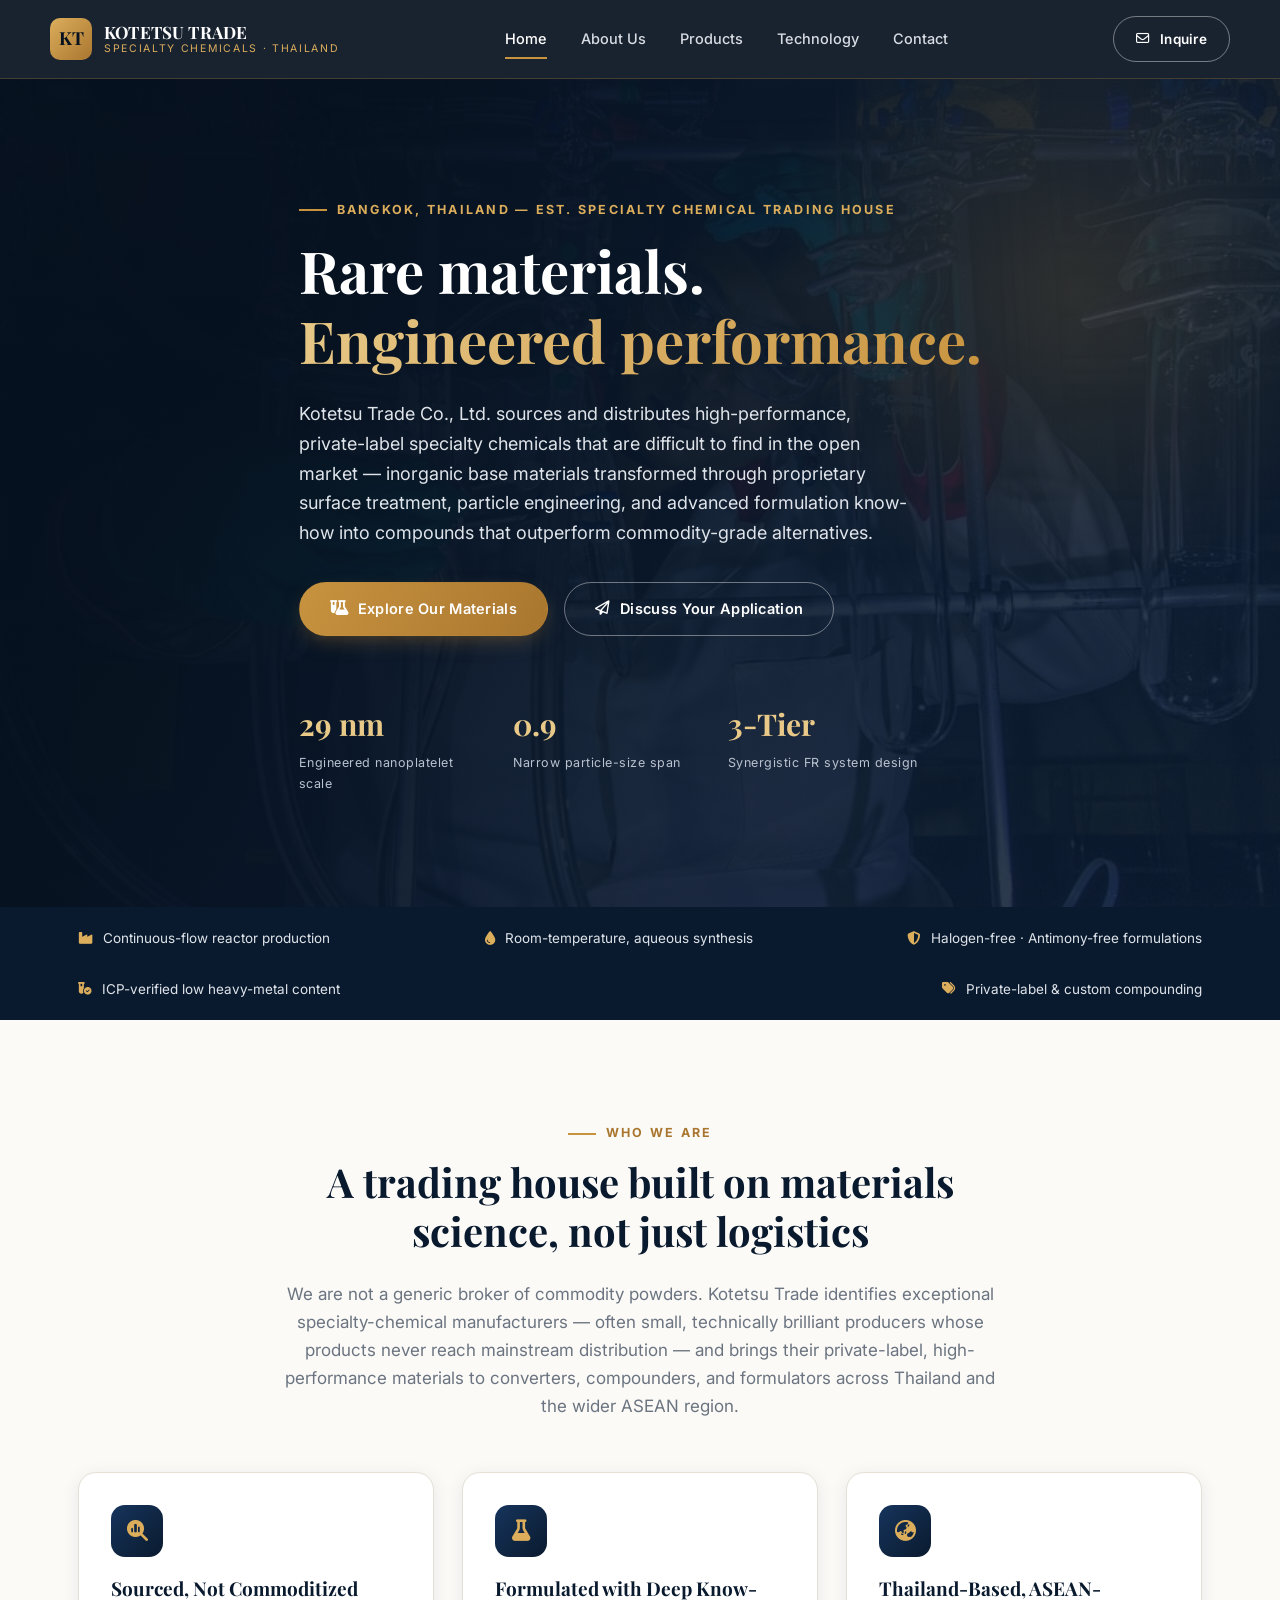
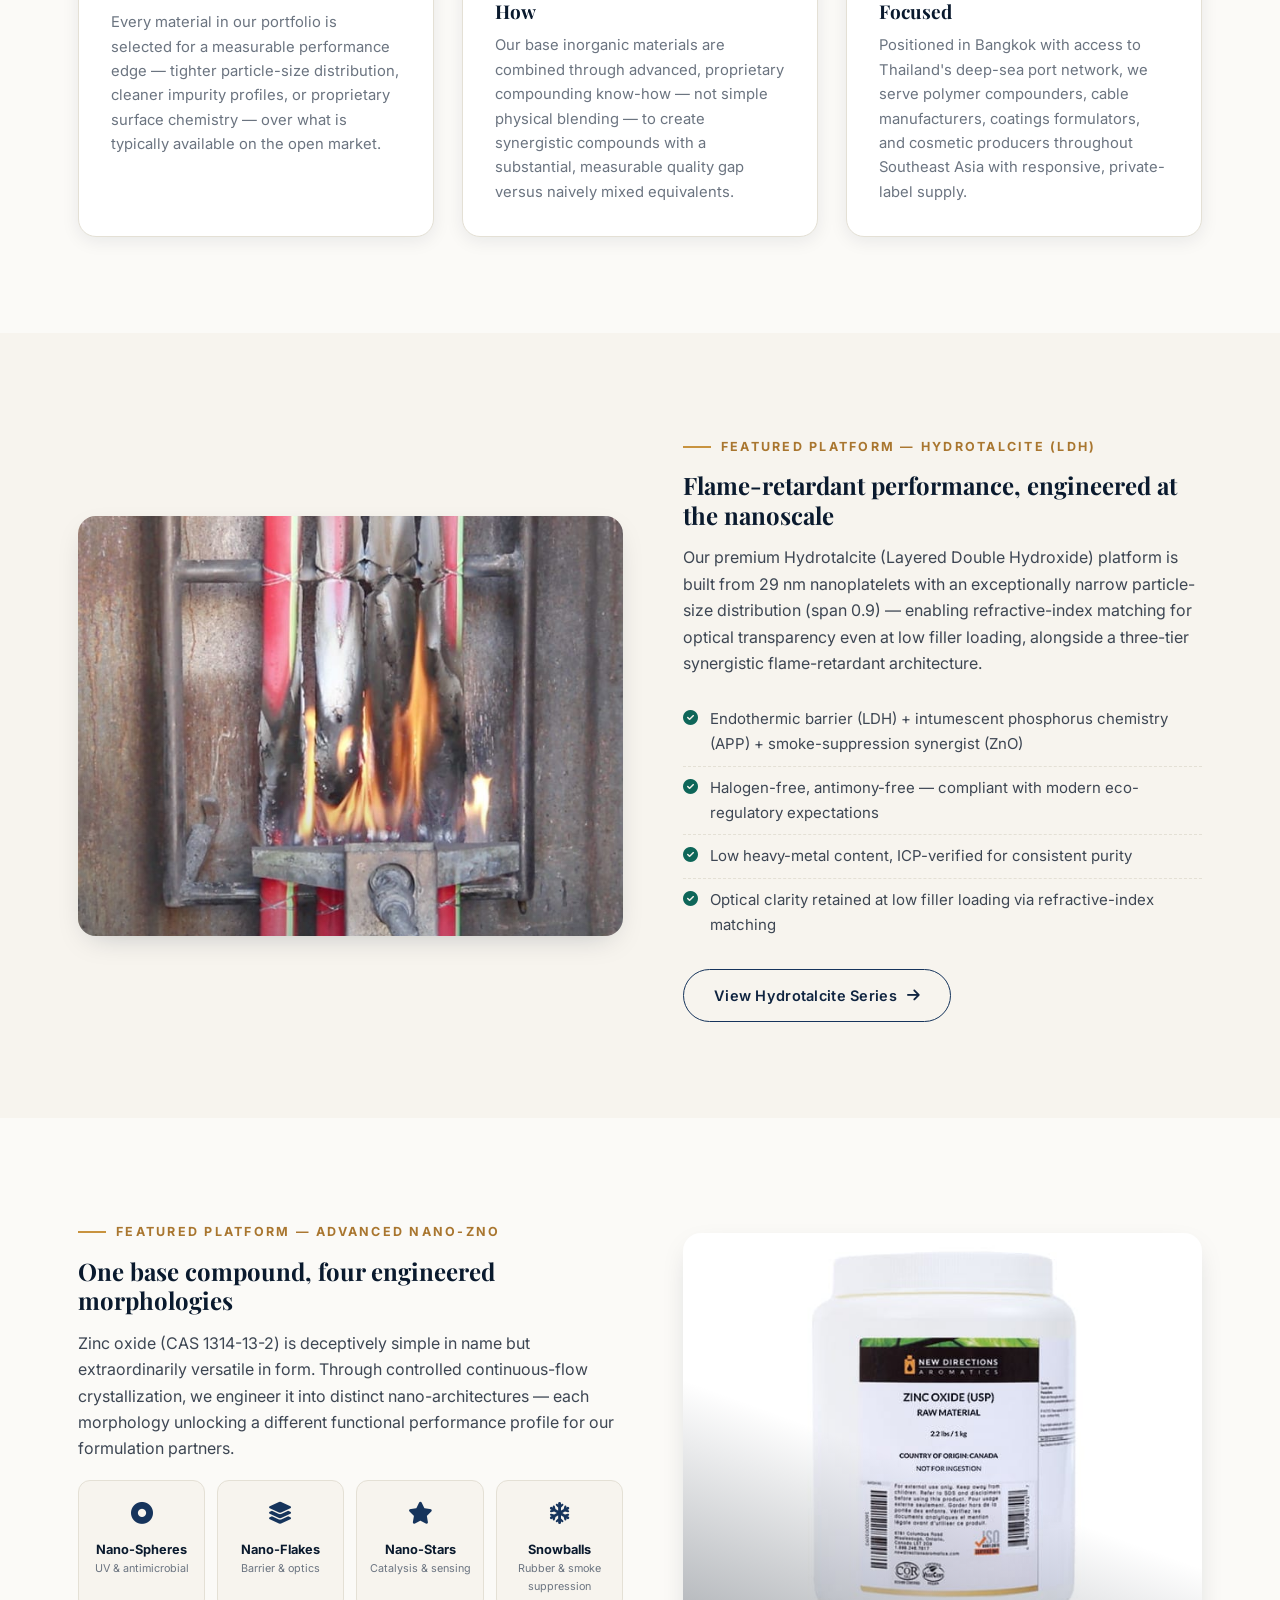
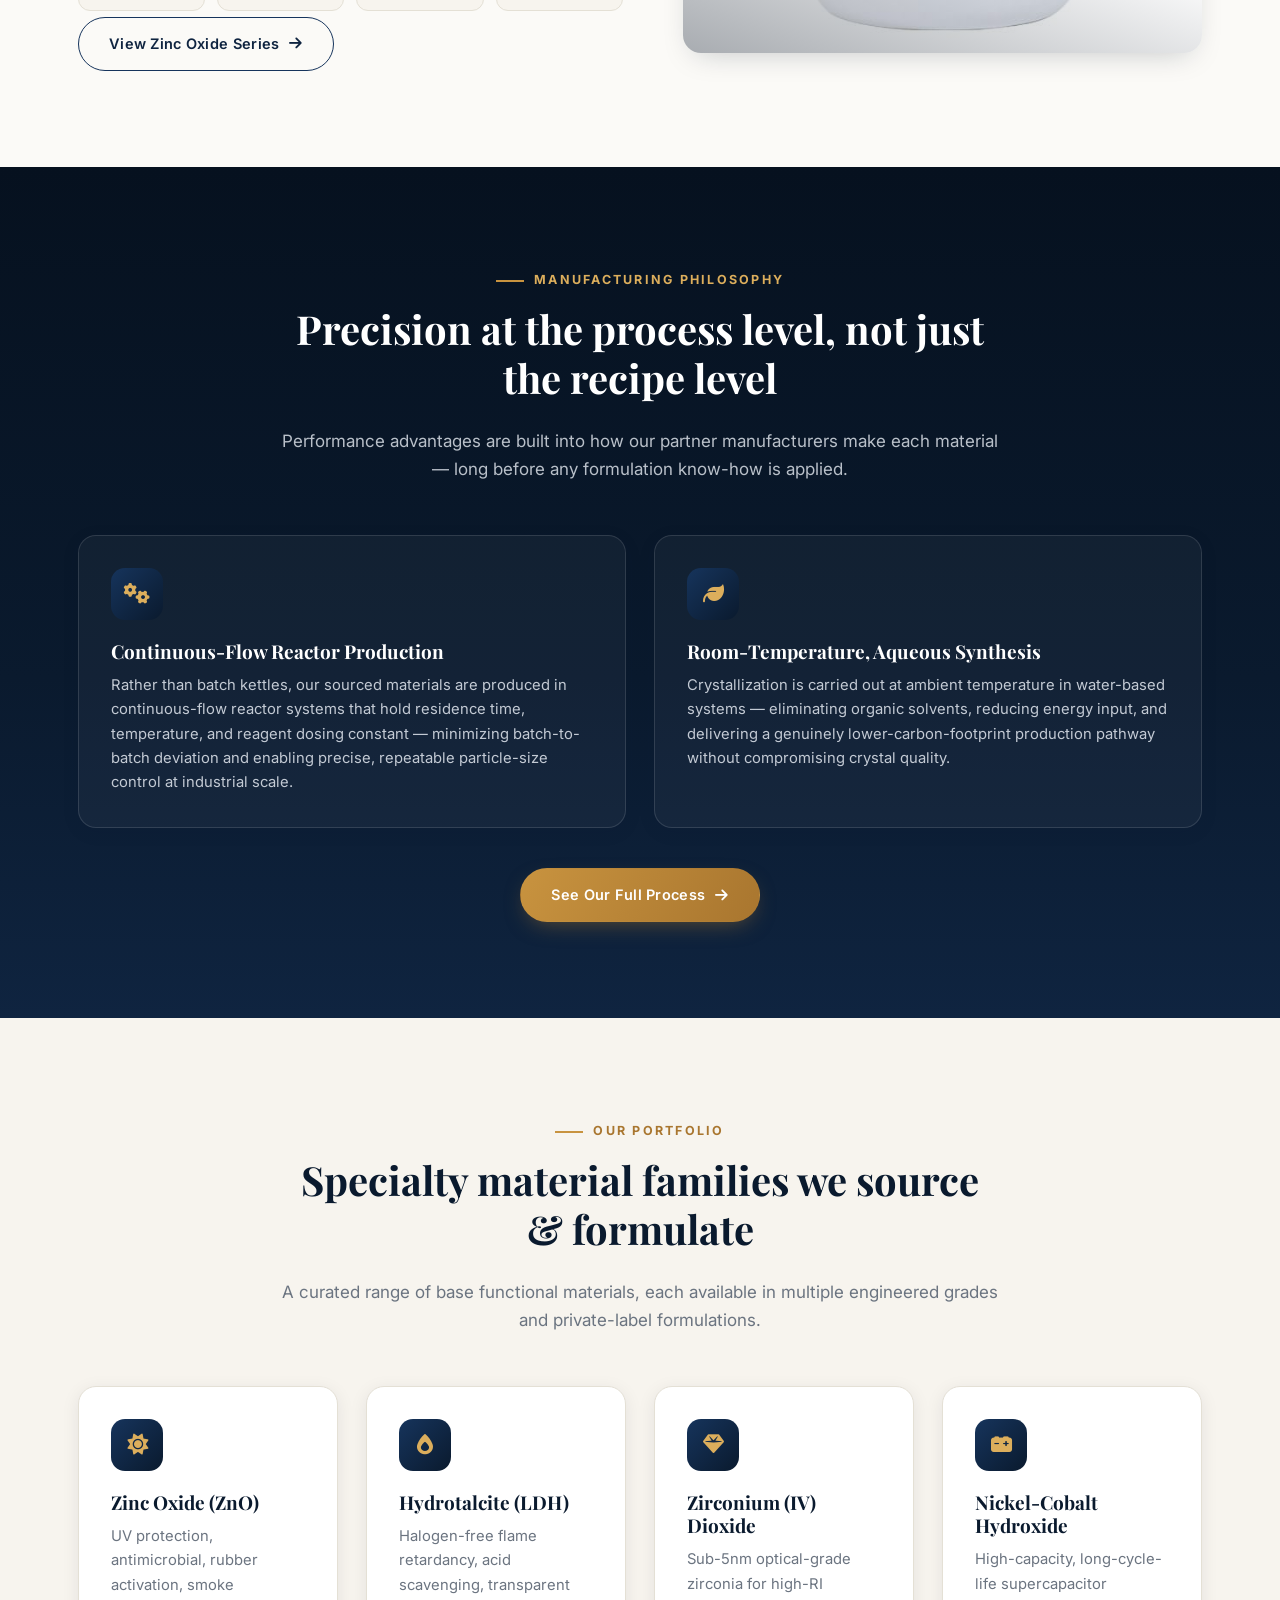
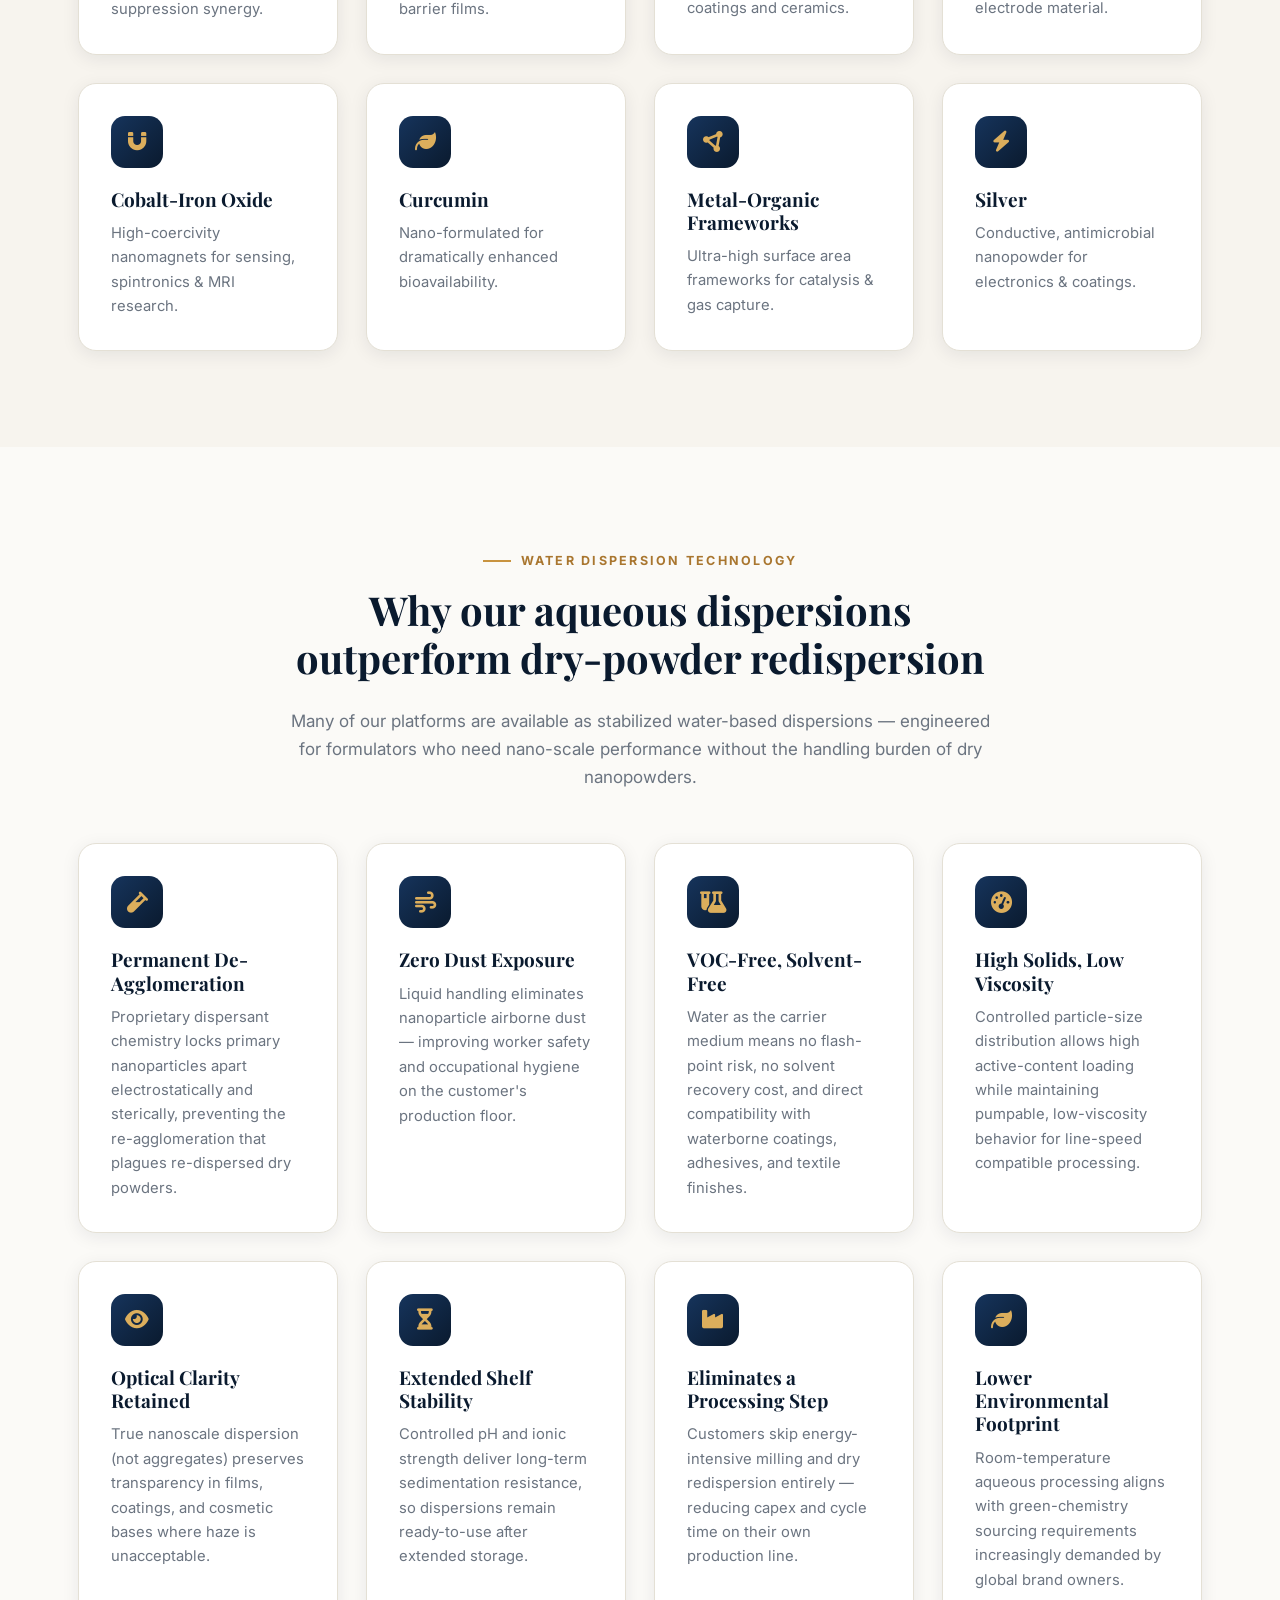
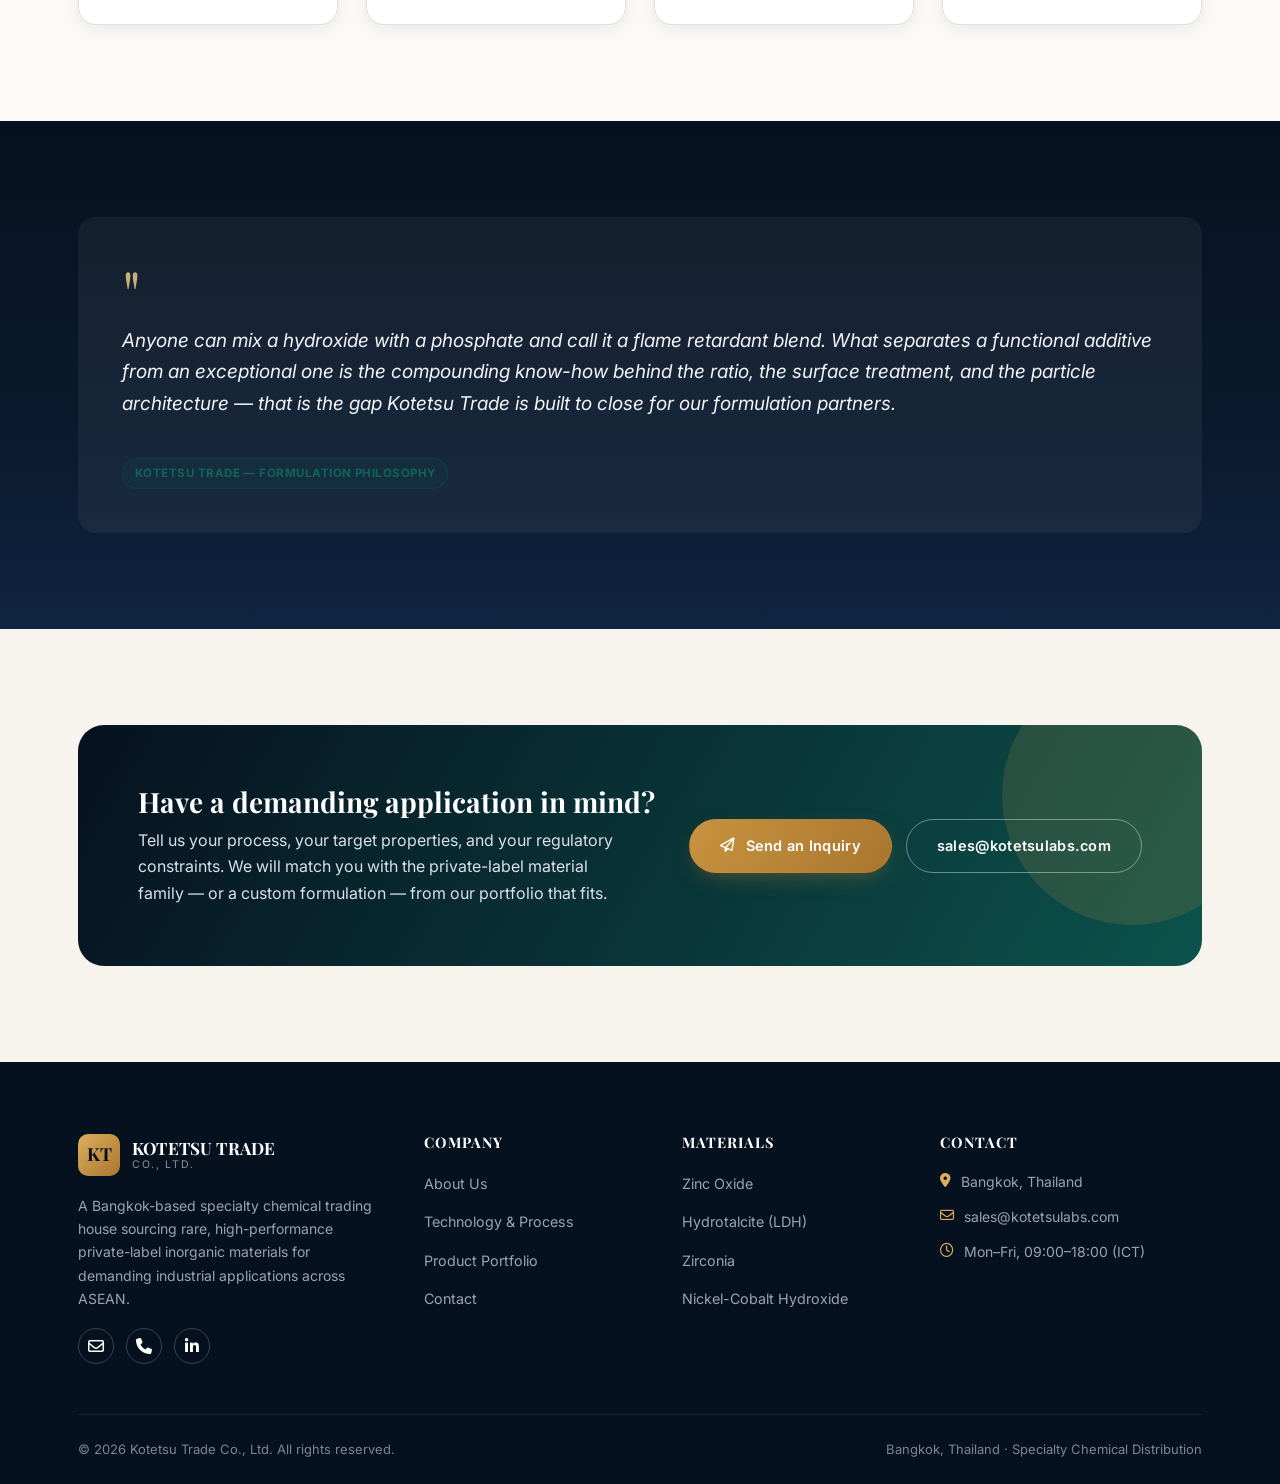
<file: index.html>
<!DOCTYPE html>
<html lang="en">
<head>
<meta charset="UTF-8">
<meta name="viewport" content="width=device-width, initial-scale=1.0">
<title>Kotetsu Trade Co., Ltd. | Premium Private-Label Specialty Chemicals, Thailand</title>
<meta name="description" content="Kotetsu Trade Co., Ltd. is a Bangkok-based specialty chemical distributor sourcing rare, high-performance private-label inorganic materials — engineered through proprietary surface treatment and advanced formulation know-how for flame retardancy, UV protection, and functional compounding.">
<link rel="icon" href="data:image/svg+xml,<svg xmlns=%22http://www.w3.org/2000/svg%22 viewBox=%220 0 100 100%22><text y=%22.9em%22 font-size=%2290%22>⚗️</text></svg>">
<link rel="preconnect" href="https://fonts.googleapis.com">
<link href="https://fonts.googleapis.com/css2?family=Playfair+Display:wght@600;700&family=Inter:wght@400;500;600;700;800&family=Noto+Sans+Thai:wght@400;600&display=swap" rel="stylesheet">
<link rel="stylesheet" href="https://cdn.jsdelivr.net/npm/@fortawesome/fontawesome-free@6.4.0/css/all.min.css">
<link rel="stylesheet" href="css/style.css">
</head>
<body>

<header class="site-header">
  <div class="container nav">
    <a href="index.html" class="brand">
      <span class="brand-mark">KT</span>
      <span class="brand-text">
        <div class="name">KOTETSU TRADE</div>
        <div class="tag">Specialty Chemicals · Thailand</div>
      </span>
    </a>
    <nav class="nav-links" id="nav-links">
      <a href="index.html" class="active">Home</a>
      <a href="about.html">About Us</a>
      <a href="products.html">Products</a>
      <a href="technology.html">Technology</a>
      <a href="contact.html">Contact</a>
    </nav>
    <div class="nav-cta">
      <a href="contact.html" class="btn btn-outline"><i class="fa-regular fa-envelope"></i> Inquire</a>
      <button class="nav-toggle" id="nav-toggle" aria-label="Toggle navigation">
        <span></span><span></span><span></span>
      </button>
    </div>
  </div>
</header>

<section class="hero">
  <div class="hero-bg" style="background-image:url('images/hero-lab.jpg');"></div>
  <div class="hero-overlay"></div>
  <div class="hero-pattern"></div>
  <div class="container">
    <div class="hero-content">
      <div class="eyebrow">Bangkok, Thailand — Est. Specialty Chemical Trading House</div>
      <h1>Rare materials.<br><em>Engineered performance.</em></h1>
      <p class="lead">Kotetsu Trade Co., Ltd. sources and distributes high-performance, private-label specialty chemicals that are difficult to find in the open market — inorganic base materials transformed through proprietary surface treatment, particle engineering, and advanced formulation know-how into compounds that outperform commodity-grade alternatives.</p>
      <div class="hero-actions">
        <a href="products.html" class="btn btn-primary"><i class="fa-solid fa-flask-vial"></i> Explore Our Materials</a>
        <a href="contact.html" class="btn btn-outline"><i class="fa-regular fa-paper-plane"></i> Discuss Your Application</a>
      </div>
      <div class="hero-stats">
        <div class="hero-stat">
          <div class="num"><span data-counter="29" data-suffix=" nm">0 nm</span></div>
          <div class="label">Engineered nanoplatelet scale</div>
        </div>
        <div class="hero-stat">
          <div class="num"><span data-counter="0.9" data-decimals="1">0.0</span></div>
          <div class="label">Narrow particle-size span</div>
        </div>
        <div class="hero-stat">
          <div class="num">3<span>-Tier</span></div>
          <div class="label">Synergistic FR system design</div>
        </div>
      </div>
    </div>
  </div>
</section>

<div class="advantage-strip">
  <div class="container">
    <div class="item"><i class="fa-solid fa-industry"></i> Continuous-flow reactor production</div>
    <div class="item"><i class="fa-solid fa-droplet"></i> Room-temperature, aqueous synthesis</div>
    <div class="item"><i class="fa-solid fa-shield-halved"></i> Halogen-free · Antimony-free formulations</div>
    <div class="item"><i class="fa-solid fa-vial-circle-check"></i> ICP-verified low heavy-metal content</div>
    <div class="item"><i class="fa-solid fa-tags"></i> Private-label &amp; custom compounding</div>
  </div>
</div>

<section class="section section--paper">
  <div class="container">
    <div class="section-head center">
      <div class="eyebrow">Who We Are</div>
      <h2>A trading house built on materials science, not just logistics</h2>
      <p class="lead">We are not a generic broker of commodity powders. Kotetsu Trade identifies exceptional specialty-chemical manufacturers — often small, technically brilliant producers whose products never reach mainstream distribution — and brings their private-label, high-performance materials to converters, compounders, and formulators across Thailand and the wider ASEAN region.</p>
    </div>
    <div class="grid grid-3">
      <div class="card reveal">
        <div class="icon-badge"><i class="fa-solid fa-magnifying-glass-chart"></i></div>
        <h3>Sourced, Not Commoditized</h3>
        <p>Every material in our portfolio is selected for a measurable performance edge — tighter particle-size distribution, cleaner impurity profiles, or proprietary surface chemistry — over what is typically available on the open market.</p>
      </div>
      <div class="card reveal">
        <div class="icon-badge"><i class="fa-solid fa-flask"></i></div>
        <h3>Formulated with Deep Know-How</h3>
        <p>Our base inorganic materials are combined through advanced, proprietary compounding know-how — not simple physical blending — to create synergistic compounds with a substantial, measurable quality gap versus naively mixed equivalents.</p>
      </div>
      <div class="card reveal">
        <div class="icon-badge"><i class="fa-solid fa-earth-asia"></i></div>
        <h3>Thailand-Based, ASEAN-Focused</h3>
        <p>Positioned in Bangkok with access to Thailand's deep-sea port network, we serve polymer compounders, cable manufacturers, coatings formulators, and cosmetic producers throughout Southeast Asia with responsive, private-label supply.</p>
      </div>
    </div>
  </div>
</section>

<section class="section section--ivory">
  <div class="container">
    <div class="feature-row">
      <div class="feature-media reveal">
        <img src="images/flame-retardant-cable.jpg" alt="Halogen-free flame retardant cable and wire compounds">
      </div>
      <div class="feature-text reveal">
        <div class="eyebrow">Featured Platform — Hydrotalcite (LDH)</div>
        <h2>Flame-retardant performance, engineered at the nanoscale</h2>
        <p>Our premium Hydrotalcite (Layered Double Hydroxide) platform is built from 29&nbsp;nm nanoplatelets with an exceptionally narrow particle-size distribution (span 0.9) — enabling refractive-index matching for optical transparency even at low filler loading, alongside a three-tier synergistic flame-retardant architecture.</p>
        <ul class="check-list">
          <li><i class="fa-solid fa-circle-check"></i> Endothermic barrier (LDH) + intumescent phosphorus chemistry (APP) + smoke-suppression synergist (ZnO)</li>
          <li><i class="fa-solid fa-circle-check"></i> Halogen-free, antimony-free — compliant with modern eco-regulatory expectations</li>
          <li><i class="fa-solid fa-circle-check"></i> Low heavy-metal content, ICP-verified for consistent purity</li>
          <li><i class="fa-solid fa-circle-check"></i> Optical clarity retained at low filler loading via refractive-index matching</li>
        </ul>
        <a href="products.html#hydrotalcite" class="btn btn-outline-navy">View Hydrotalcite Series <i class="fa-solid fa-arrow-right"></i></a>
      </div>
    </div>
  </div>
</section>

<section class="section section--paper">
  <div class="container">
    <div class="feature-row reverse">
      <div class="feature-media reveal">
        <img src="images/zinc-oxide.jpg" alt="Premium engineered zinc oxide powder">
      </div>
      <div class="feature-text reveal">
        <div class="eyebrow">Featured Platform — Advanced Nano-ZnO</div>
        <h2>One base compound, four engineered morphologies</h2>
        <p>Zinc oxide (CAS 1314-13-2) is deceptively simple in name but extraordinarily versatile in form. Through controlled continuous-flow crystallization, we engineer it into distinct nano-architectures — each morphology unlocking a different functional performance profile for our formulation partners.</p>
        <div class="morph-grid">
          <div class="morph-item"><div class="m-icon"><i class="fa-solid fa-circle-dot"></i></div><div class="m-name">Nano-Spheres</div><div class="m-sub">UV &amp; antimicrobial</div></div>
          <div class="morph-item"><div class="m-icon"><i class="fa-solid fa-layer-group"></i></div><div class="m-name">Nano-Flakes</div><div class="m-sub">Barrier &amp; optics</div></div>
          <div class="morph-item"><div class="m-icon"><i class="fa-solid fa-star"></i></div><div class="m-name">Nano-Stars</div><div class="m-sub">Catalysis &amp; sensing</div></div>
          <div class="morph-item"><div class="m-icon"><i class="fa-solid fa-snowflake"></i></div><div class="m-name">Snowballs</div><div class="m-sub">Rubber &amp; smoke suppression</div></div>
        </div>
        <a href="products.html#zinc-oxide" class="btn btn-outline-navy">View Zinc Oxide Series <i class="fa-solid fa-arrow-right"></i></a>
      </div>
    </div>
  </div>
</section>

<section class="section section--dark">
  <div class="container">
    <div class="section-head center">
      <div class="eyebrow">Manufacturing Philosophy</div>
      <h2>Precision at the process level, not just the recipe level</h2>
      <p class="lead">Performance advantages are built into how our partner manufacturers make each material — long before any formulation know-how is applied.</p>
    </div>
    <div class="grid grid-2">
      <div class="card reveal" style="background:rgba(255,255,255,.04); border-color:rgba(255,255,255,.12);">
        <div class="icon-badge"><i class="fa-solid fa-gears"></i></div>
        <h3 style="color:#fff;">Continuous-Flow Reactor Production</h3>
        <p style="color:#c3cad4;">Rather than batch kettles, our sourced materials are produced in continuous-flow reactor systems that hold residence time, temperature, and reagent dosing constant — minimizing batch-to-batch deviation and enabling precise, repeatable particle-size control at industrial scale.</p>
      </div>
      <div class="card reveal" style="background:rgba(255,255,255,.04); border-color:rgba(255,255,255,.12);">
        <div class="icon-badge"><i class="fa-solid fa-leaf"></i></div>
        <h3 style="color:#fff;">Room-Temperature, Aqueous Synthesis</h3>
        <p style="color:#c3cad4;">Crystallization is carried out at ambient temperature in water-based systems — eliminating organic solvents, reducing energy input, and delivering a genuinely lower-carbon-footprint production pathway without compromising crystal quality.</p>
      </div>
    </div>
    <div class="text-center" style="margin-top:40px;">
      <a href="technology.html" class="btn btn-primary">See Our Full Process <i class="fa-solid fa-arrow-right"></i></a>
    </div>
  </div>
</section>

<section class="section section--ivory">
  <div class="container">
    <div class="section-head center">
      <div class="eyebrow">Our Portfolio</div>
      <h2>Specialty material families we source &amp; formulate</h2>
      <p class="lead">A curated range of base functional materials, each available in multiple engineered grades and private-label formulations.</p>
    </div>
    <div class="grid grid-4">
      <a href="products.html#zinc-oxide" class="card reveal" style="text-decoration:none;">
        <div class="icon-badge"><i class="fa-solid fa-sun"></i></div>
        <h3>Zinc Oxide (ZnO)</h3>
        <p>UV protection, antimicrobial, rubber activation, smoke suppression synergy.</p>
      </a>
      <a href="products.html#hydrotalcite" class="card reveal" style="text-decoration:none;">
        <div class="icon-badge"><i class="fa-solid fa-fire-flame-simple"></i></div>
        <h3>Hydrotalcite (LDH)</h3>
        <p>Halogen-free flame retardancy, acid scavenging, transparent barrier films.</p>
      </a>
      <a href="products.html#zirconia" class="card reveal" style="text-decoration:none;">
        <div class="icon-badge"><i class="fa-solid fa-gem"></i></div>
        <h3>Zirconium (IV) Dioxide</h3>
        <p>Sub-5nm optical-grade zirconia for high-RI coatings and ceramics.</p>
      </a>
      <a href="products.html#nico-hydroxide" class="card reveal" style="text-decoration:none;">
        <div class="icon-badge"><i class="fa-solid fa-car-battery"></i></div>
        <h3>Nickel-Cobalt Hydroxide</h3>
        <p>High-capacity, long-cycle-life supercapacitor electrode material.</p>
      </a>
      <a href="products.html#cobalt-iron-oxide" class="card reveal" style="text-decoration:none;">
        <div class="icon-badge"><i class="fa-solid fa-magnet"></i></div>
        <h3>Cobalt-Iron Oxide</h3>
        <p>High-coercivity nanomagnets for sensing, spintronics &amp; MRI research.</p>
      </a>
      <a href="products.html#curcumin" class="card reveal" style="text-decoration:none;">
        <div class="icon-badge"><i class="fa-solid fa-leaf"></i></div>
        <h3>Curcumin</h3>
        <p>Nano-formulated for dramatically enhanced bioavailability.</p>
      </a>
      <a href="products.html#mof" class="card reveal" style="text-decoration:none;">
        <div class="icon-badge"><i class="fa-solid fa-circle-nodes"></i></div>
        <h3>Metal-Organic Frameworks</h3>
        <p>Ultra-high surface area frameworks for catalysis &amp; gas capture.</p>
      </a>
      <a href="products.html#silver" class="card reveal" style="text-decoration:none;">
        <div class="icon-badge"><i class="fa-solid fa-bolt"></i></div>
        <h3>Silver</h3>
        <p>Conductive, antimicrobial nanopowder for electronics &amp; coatings.</p>
      </a>
    </div>
  </div>
</section>

<section class="section section--paper">
  <div class="container">
    <div class="section-head center">
      <div class="eyebrow">Water Dispersion Technology</div>
      <h2>Why our aqueous dispersions outperform dry-powder redispersion</h2>
      <p class="lead">Many of our platforms are available as stabilized water-based dispersions — engineered for formulators who need nano-scale performance without the handling burden of dry nanopowders.</p>
    </div>
    <div class="grid grid-4">
      <div class="card reveal">
        <div class="icon-badge"><i class="fa-solid fa-vial"></i></div>
        <h3>Permanent De-Agglomeration</h3>
        <p>Proprietary dispersant chemistry locks primary nanoparticles apart electrostatically and sterically, preventing the re-agglomeration that plagues re-dispersed dry powders.</p>
      </div>
      <div class="card reveal">
        <div class="icon-badge"><i class="fa-solid fa-wind"></i></div>
        <h3>Zero Dust Exposure</h3>
        <p>Liquid handling eliminates nanoparticle airborne dust — improving worker safety and occupational hygiene on the customer's production floor.</p>
      </div>
      <div class="card reveal">
        <div class="icon-badge"><i class="fa-solid fa-flask-vial"></i></div>
        <h3>VOC-Free, Solvent-Free</h3>
        <p>Water as the carrier medium means no flash-point risk, no solvent recovery cost, and direct compatibility with waterborne coatings, adhesives, and textile finishes.</p>
      </div>
      <div class="card reveal">
        <div class="icon-badge"><i class="fa-solid fa-gauge-high"></i></div>
        <h3>High Solids, Low Viscosity</h3>
        <p>Controlled particle-size distribution allows high active-content loading while maintaining pumpable, low-viscosity behavior for line-speed compatible processing.</p>
      </div>
      <div class="card reveal">
        <div class="icon-badge"><i class="fa-solid fa-eye"></i></div>
        <h3>Optical Clarity Retained</h3>
        <p>True nanoscale dispersion (not aggregates) preserves transparency in films, coatings, and cosmetic bases where haze is unacceptable.</p>
      </div>
      <div class="card reveal">
        <div class="icon-badge"><i class="fa-solid fa-hourglass-half"></i></div>
        <h3>Extended Shelf Stability</h3>
        <p>Controlled pH and ionic strength deliver long-term sedimentation resistance, so dispersions remain ready-to-use after extended storage.</p>
      </div>
      <div class="card reveal">
        <div class="icon-badge"><i class="fa-solid fa-industry"></i></div>
        <h3>Eliminates a Processing Step</h3>
        <p>Customers skip energy-intensive milling and dry redispersion entirely — reducing capex and cycle time on their own production line.</p>
      </div>
      <div class="card reveal">
        <div class="icon-badge"><i class="fa-solid fa-leaf"></i></div>
        <h3>Lower Environmental Footprint</h3>
        <p>Room-temperature aqueous processing aligns with green-chemistry sourcing requirements increasingly demanded by global brand owners.</p>
      </div>
    </div>
  </div>
</section>

<section class="section section--dark">
  <div class="container">
    <div class="quote-block" style="background:rgba(255,255,255,.05);">
      <div class="quote-mark">"</div>
      <p class="quote-text">Anyone can mix a hydroxide with a phosphate and call it a flame retardant blend. What separates a functional additive from an exceptional one is the compounding know-how behind the ratio, the surface treatment, and the particle architecture — that is the gap Kotetsu Trade is built to close for our formulation partners.</p>
      <div class="badge badge-jade" style="margin-top:20px;">Kotetsu Trade — Formulation Philosophy</div>
    </div>
  </div>
</section>

<section class="section section--ivory">
  <div class="container">
    <div class="cta-banner">
      <div>
        <h2>Have a demanding application in mind?</h2>
        <p>Tell us your process, your target properties, and your regulatory constraints. We will match you with the private-label material family — or a custom formulation — from our portfolio that fits.</p>
      </div>
      <div class="cta-actions">
        <a href="contact.html" class="btn btn-primary"><i class="fa-regular fa-paper-plane"></i> Send an Inquiry</a>
        <a href="mailto:sales@kotetsulabs.com" class="btn btn-outline">sales@kotetsulabs.com</a>
      </div>
    </div>
  </div>
</section>

<footer class="site-footer">
  <div class="container">
    <div class="footer-grid">
      <div class="footer-brand">
        <a href="index.html" class="brand">
          <span class="brand-mark">KT</span>
          <span class="brand-text"><div class="name">KOTETSU TRADE</div><div class="tag" style="color:#8b93a1;">Co., Ltd.</div></span>
        </a>
        <p class="footer-about">A Bangkok-based specialty chemical trading house sourcing rare, high-performance private-label inorganic materials for demanding industrial applications across ASEAN.</p>
        <div class="footer-social">
          <a href="mailto:sales@kotetsulabs.com" aria-label="Email"><i class="fa-regular fa-envelope"></i></a>
          <a href="contact.html" aria-label="Contact"><i class="fa-solid fa-phone"></i></a>
          <a href="#" aria-label="LinkedIn"><i class="fa-brands fa-linkedin-in"></i></a>
        </div>
      </div>
      <div class="footer-col">
        <h4>Company</h4>
        <ul>
          <li><a href="about.html">About Us</a></li>
          <li><a href="technology.html">Technology &amp; Process</a></li>
          <li><a href="products.html">Product Portfolio</a></li>
          <li><a href="contact.html">Contact</a></li>
        </ul>
      </div>
      <div class="footer-col">
        <h4>Materials</h4>
        <ul>
          <li><a href="products.html#zinc-oxide">Zinc Oxide</a></li>
          <li><a href="products.html#hydrotalcite">Hydrotalcite (LDH)</a></li>
          <li><a href="products.html#zirconia">Zirconia</a></li>
          <li><a href="products.html#nico-hydroxide">Nickel-Cobalt Hydroxide</a></li>
        </ul>
      </div>
      <div class="footer-col">
        <h4>Contact</h4>
        <ul class="footer-contact">
          <li><i class="fa-solid fa-location-dot"></i> Bangkok, Thailand</li>
          <li><i class="fa-regular fa-envelope"></i> sales@kotetsulabs.com</li>
          <li><i class="fa-regular fa-clock"></i> Mon–Fri, 09:00–18:00 (ICT)</li>
        </ul>
      </div>
    </div>
    <div class="footer-bottom">
      <div>© <span class="current-year">2026</span> Kotetsu Trade Co., Ltd. All rights reserved.</div>
      <div>Bangkok, Thailand · Specialty Chemical Distribution</div>
    </div>
  </div>
</footer>

<button class="back-to-top" aria-label="Back to top"><i class="fa-solid fa-arrow-up"></i></button>

<script src="js/main.js"></script>
</body>
</html>
</file>
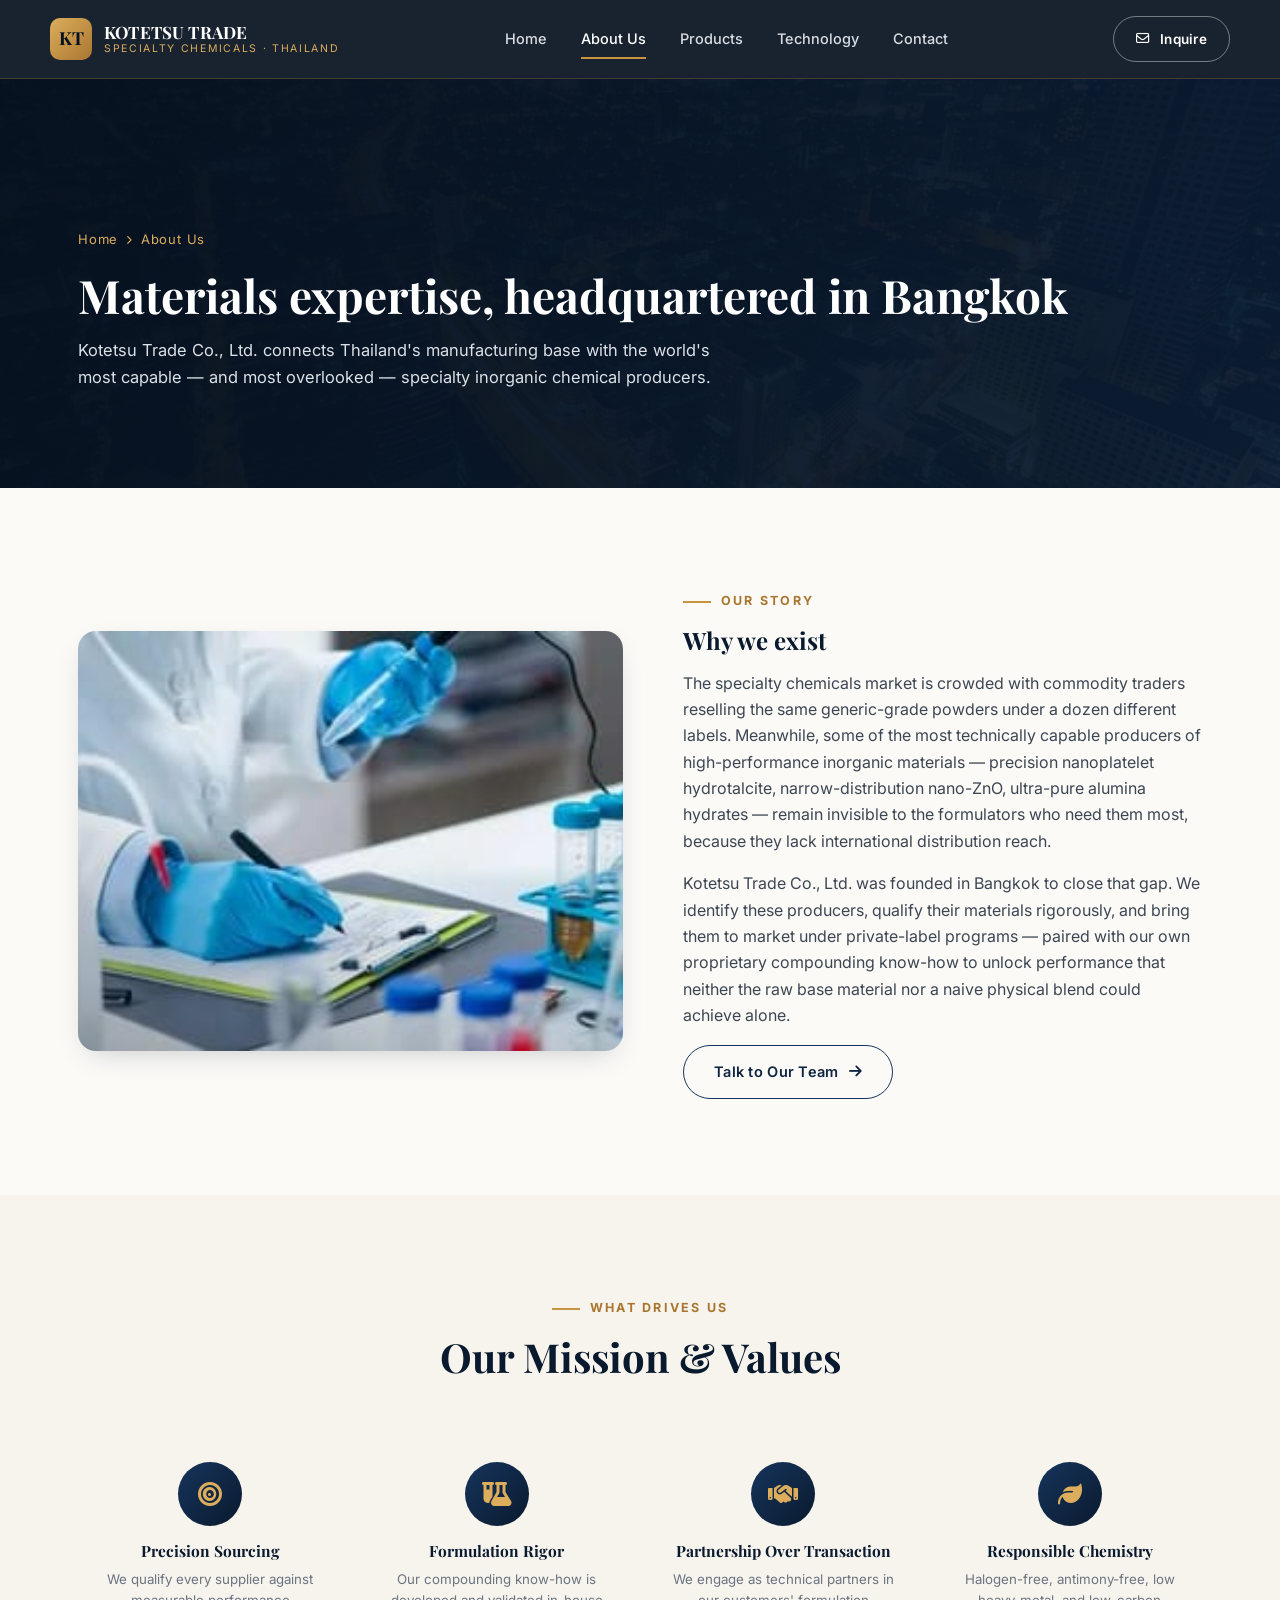
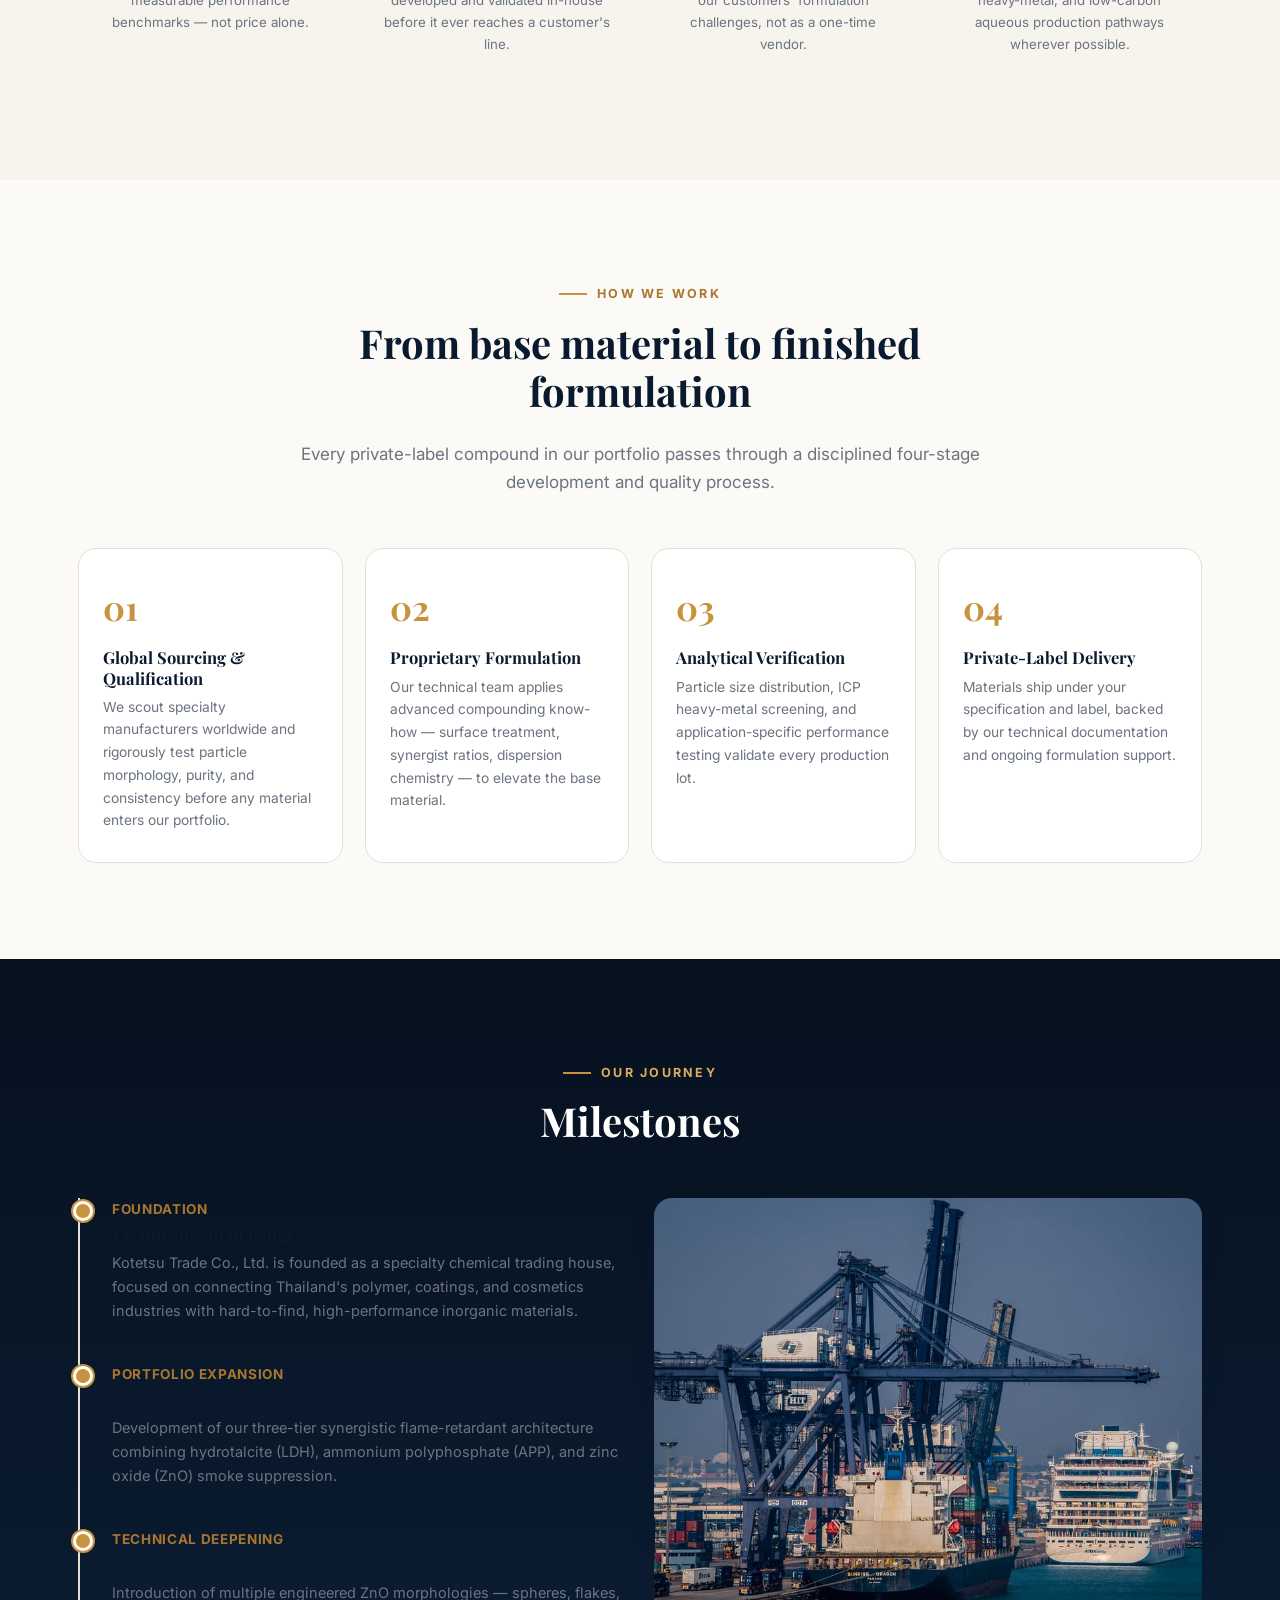
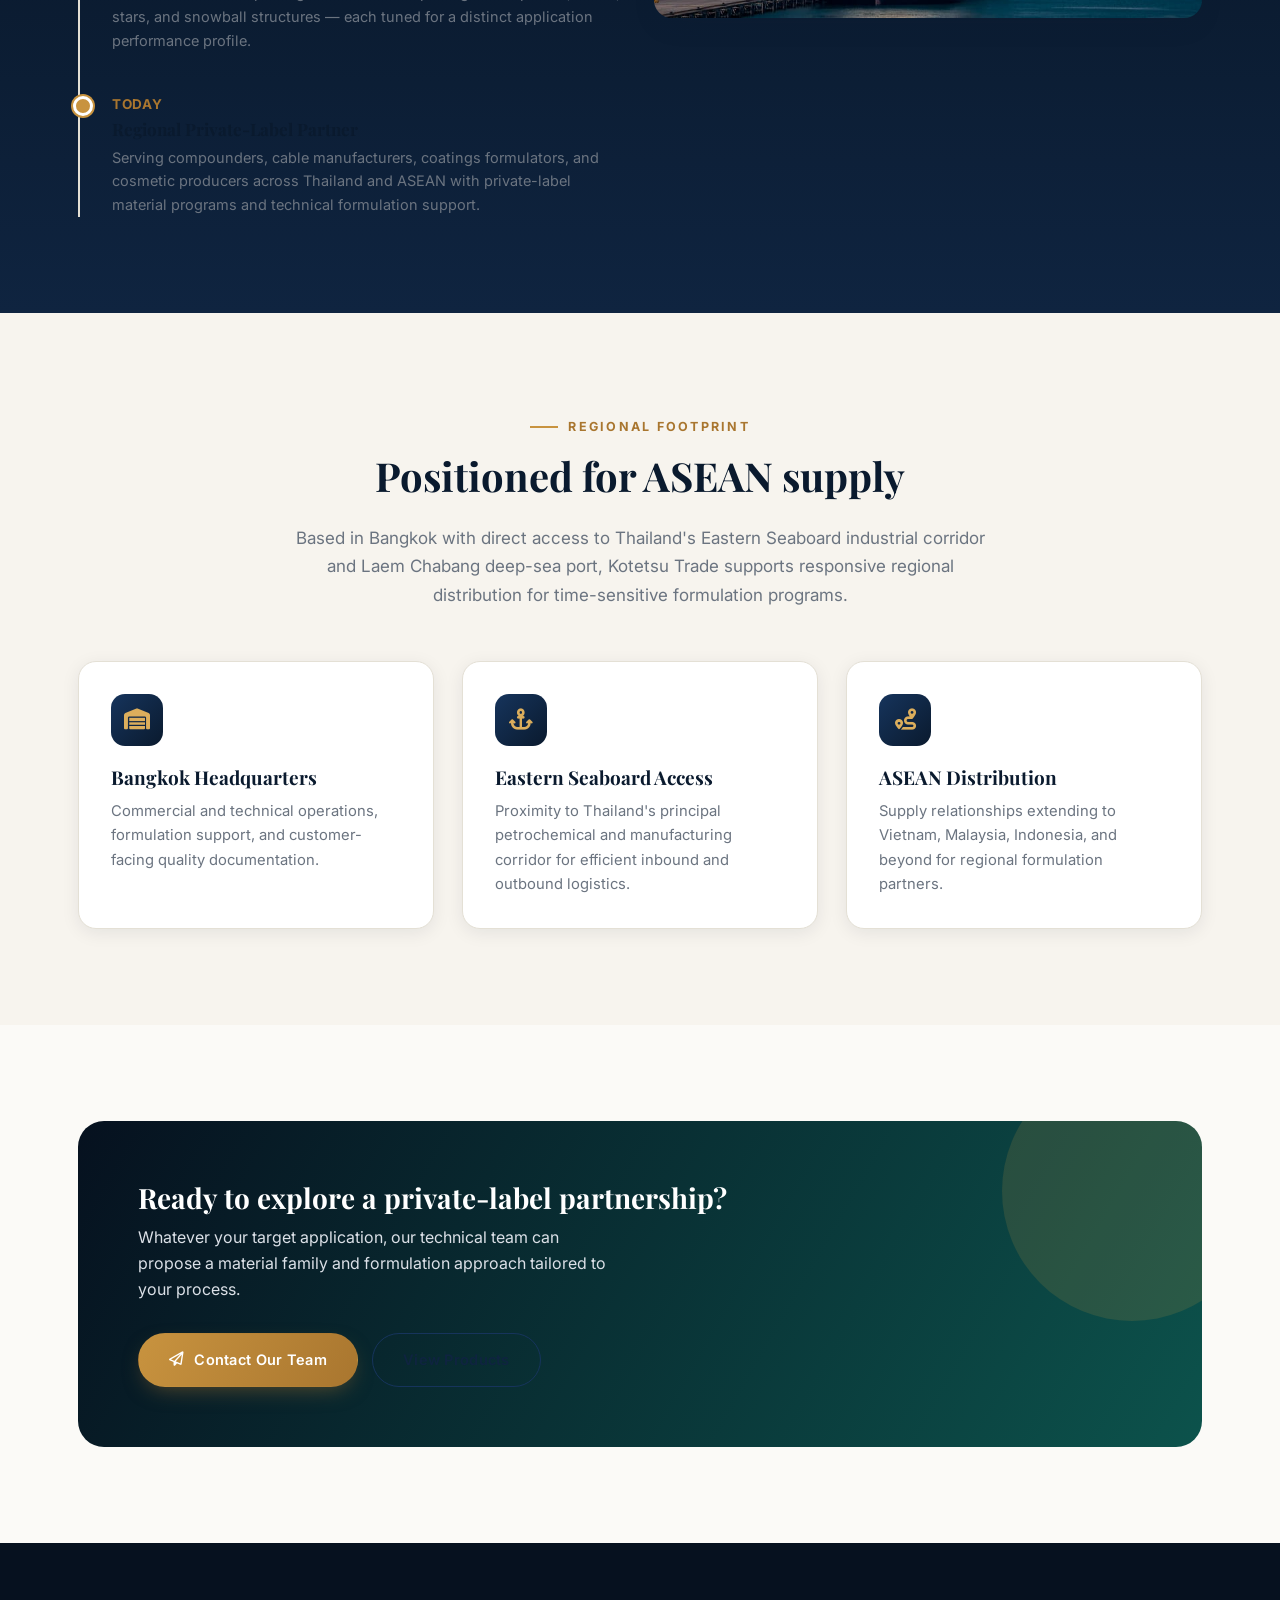
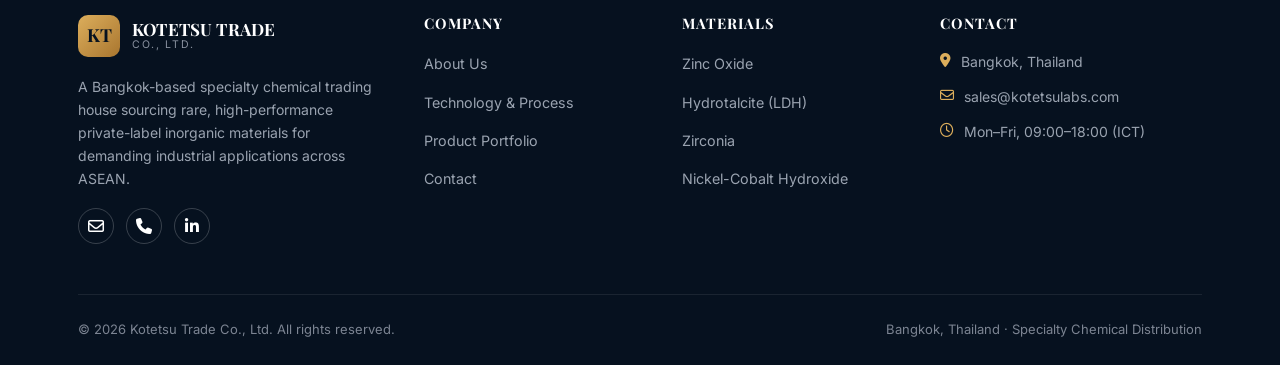
<file: about.html>
<!DOCTYPE html>
<html lang="en">
<head>
<meta charset="UTF-8">
<meta name="viewport" content="width=device-width, initial-scale=1.0">
<title>About Us | Kotetsu Trade Co., Ltd.</title>
<meta name="description" content="Learn about Kotetsu Trade Co., Ltd., a Bangkok-based specialty chemical distributor sourcing rare, high-performance private-label materials with proprietary formulation know-how.">
<link rel="icon" href="data:image/svg+xml,<svg xmlns=%22http://www.w3.org/2000/svg%22 viewBox=%220 0 100 100%22><text y=%22.9em%22 font-size=%2290%22>⚗️</text></svg>">
<link rel="preconnect" href="https://fonts.googleapis.com">
<link href="https://fonts.googleapis.com/css2?family=Playfair+Display:wght@600;700&family=Inter:wght@400;500;600;700;800&family=Noto+Sans+Thai:wght@400;600&display=swap" rel="stylesheet">
<link rel="stylesheet" href="https://cdn.jsdelivr.net/npm/@fortawesome/fontawesome-free@6.4.0/css/all.min.css">
<link rel="stylesheet" href="css/style.css">
</head>
<body>

<header class="site-header">
  <div class="container nav">
    <a href="index.html" class="brand">
      <span class="brand-mark">KT</span>
      <span class="brand-text">
        <div class="name">KOTETSU TRADE</div>
        <div class="tag">Specialty Chemicals · Thailand</div>
      </span>
    </a>
    <nav class="nav-links" id="nav-links">
      <a href="index.html">Home</a>
      <a href="about.html" class="active">About Us</a>
      <a href="products.html">Products</a>
      <a href="technology.html">Technology</a>
      <a href="contact.html">Contact</a>
    </nav>
    <div class="nav-cta">
      <a href="contact.html" class="btn btn-outline"><i class="fa-regular fa-envelope"></i> Inquire</a>
      <button class="nav-toggle" id="nav-toggle" aria-label="Toggle navigation">
        <span></span><span></span><span></span>
      </button>
    </div>
  </div>
</header>

<section class="page-hero">
  <div class="page-hero-bg" style="background-image:url('images/bangkok-skyline.jpg');"></div>
  <div class="page-hero-overlay"></div>
  <div class="container">
    <div class="crumb"><a href="index.html">Home</a> <i class="fa-solid fa-chevron-right" style="font-size:9px;"></i> About Us</div>
    <h1>Materials expertise, headquartered in Bangkok</h1>
    <p class="lead">Kotetsu Trade Co., Ltd. connects Thailand's manufacturing base with the world's most capable — and most overlooked — specialty inorganic chemical producers.</p>
  </div>
</section>

<section class="section section--paper">
  <div class="container">
    <div class="feature-row">
      <div class="feature-media reveal">
        <img src="images/quality-lab.jpg" alt="Quality control and materials testing laboratory">
      </div>
      <div class="feature-text reveal">
        <div class="eyebrow">Our Story</div>
        <h2>Why we exist</h2>
        <p>The specialty chemicals market is crowded with commodity traders reselling the same generic-grade powders under a dozen different labels. Meanwhile, some of the most technically capable producers of high-performance inorganic materials — precision nanoplatelet hydrotalcite, narrow-distribution nano-ZnO, ultra-pure alumina hydrates — remain invisible to the formulators who need them most, because they lack international distribution reach.</p>
        <p>Kotetsu Trade Co., Ltd. was founded in Bangkok to close that gap. We identify these producers, qualify their materials rigorously, and bring them to market under private-label programs — paired with our own proprietary compounding know-how to unlock performance that neither the raw base material nor a naive physical blend could achieve alone.</p>
        <a href="contact.html" class="btn btn-outline-navy">Talk to Our Team <i class="fa-solid fa-arrow-right"></i></a>
      </div>
    </div>
  </div>
</section>

<section class="section section--ivory">
  <div class="container">
    <div class="section-head center">
      <div class="eyebrow">What Drives Us</div>
      <h2>Our Mission &amp; Values</h2>
    </div>
    <div class="value-grid">
      <div class="value-item reveal">
        <div class="v-icon"><i class="fa-solid fa-bullseye"></i></div>
        <h4>Precision Sourcing</h4>
        <p>We qualify every supplier against measurable performance benchmarks — not price alone.</p>
      </div>
      <div class="value-item reveal">
        <div class="v-icon"><i class="fa-solid fa-flask-vial"></i></div>
        <h4>Formulation Rigor</h4>
        <p>Our compounding know-how is developed and validated in-house before it ever reaches a customer's line.</p>
      </div>
      <div class="value-item reveal">
        <div class="v-icon"><i class="fa-solid fa-handshake"></i></div>
        <h4>Partnership Over Transaction</h4>
        <p>We engage as technical partners in our customers' formulation challenges, not as a one-time vendor.</p>
      </div>
      <div class="value-item reveal">
        <div class="v-icon"><i class="fa-solid fa-leaf"></i></div>
        <h4>Responsible Chemistry</h4>
        <p>Halogen-free, antimony-free, low heavy-metal, and low-carbon aqueous production pathways wherever possible.</p>
      </div>
    </div>
  </div>
</section>

<section class="section section--paper">
  <div class="container">
    <div class="section-head center">
      <div class="eyebrow">How We Work</div>
      <h2>From base material to finished formulation</h2>
      <p class="lead">Every private-label compound in our portfolio passes through a disciplined four-stage development and quality process.</p>
    </div>
    <div class="process-grid">
      <div class="process-step reveal">
        <div class="step-num">01</div>
        <h4>Global Sourcing &amp; Qualification</h4>
        <p>We scout specialty manufacturers worldwide and rigorously test particle morphology, purity, and consistency before any material enters our portfolio.</p>
      </div>
      <div class="process-step reveal">
        <div class="step-num">02</div>
        <h4>Proprietary Formulation</h4>
        <p>Our technical team applies advanced compounding know-how — surface treatment, synergist ratios, dispersion chemistry — to elevate the base material.</p>
      </div>
      <div class="process-step reveal">
        <div class="step-num">03</div>
        <h4>Analytical Verification</h4>
        <p>Particle size distribution, ICP heavy-metal screening, and application-specific performance testing validate every production lot.</p>
      </div>
      <div class="process-step reveal">
        <div class="step-num">04</div>
        <h4>Private-Label Delivery</h4>
        <p>Materials ship under your specification and label, backed by our technical documentation and ongoing formulation support.</p>
      </div>
    </div>
  </div>
</section>

<section class="section section--dark">
  <div class="container">
    <div class="section-head center">
      <div class="eyebrow">Our Journey</div>
      <h2>Milestones</h2>
    </div>
    <div class="grid grid-2" style="align-items:start;">
      <div class="timeline">
        <div class="timeline-item reveal">
          <div class="t-year">FOUNDATION</div>
          <h4>Establishment in Bangkok</h4>
          <p>Kotetsu Trade Co., Ltd. is founded as a specialty chemical trading house, focused on connecting Thailand's polymer, coatings, and cosmetics industries with hard-to-find, high-performance inorganic materials.</p>
        </div>
        <div class="timeline-item reveal">
          <div class="t-year">PORTFOLIO EXPANSION</div>
          <h4>Flame-Retardant Platform Development</h4>
          <p>Development of our three-tier synergistic flame-retardant architecture combining hydrotalcite (LDH), ammonium polyphosphate (APP), and zinc oxide (ZnO) smoke suppression.</p>
        </div>
        <div class="timeline-item reveal">
          <div class="t-year">TECHNICAL DEEPENING</div>
          <h4>Nano-Morphology Engineering</h4>
          <p>Introduction of multiple engineered ZnO morphologies — spheres, flakes, stars, and snowball structures — each tuned for a distinct application performance profile.</p>
        </div>
        <div class="timeline-item reveal">
          <div class="t-year">TODAY</div>
          <h4>Regional Private-Label Partner</h4>
          <p>Serving compounders, cable manufacturers, coatings formulators, and cosmetic producers across Thailand and ASEAN with private-label material programs and technical formulation support.</p>
        </div>
      </div>
      <div class="reveal">
        <img src="images/laem-chabang-port.jpg" alt="Thailand deep-sea port logistics" style="border-radius:18px; box-shadow: var(--shadow-soft); width:100%; height:100%; object-fit:cover; min-height: 420px;">
      </div>
    </div>
  </div>
</section>

<section class="section section--ivory">
  <div class="container">
    <div class="section-head center">
      <div class="eyebrow">Regional Footprint</div>
      <h2>Positioned for ASEAN supply</h2>
      <p class="lead">Based in Bangkok with direct access to Thailand's Eastern Seaboard industrial corridor and Laem Chabang deep-sea port, Kotetsu Trade supports responsive regional distribution for time-sensitive formulation programs.</p>
    </div>
    <div class="grid grid-3">
      <div class="card reveal">
        <div class="icon-badge"><i class="fa-solid fa-warehouse"></i></div>
        <h3>Bangkok Headquarters</h3>
        <p>Commercial and technical operations, formulation support, and customer-facing quality documentation.</p>
      </div>
      <div class="card reveal">
        <div class="icon-badge"><i class="fa-solid fa-anchor"></i></div>
        <h3>Eastern Seaboard Access</h3>
        <p>Proximity to Thailand's principal petrochemical and manufacturing corridor for efficient inbound and outbound logistics.</p>
      </div>
      <div class="card reveal">
        <div class="icon-badge"><i class="fa-solid fa-route"></i></div>
        <h3>ASEAN Distribution</h3>
        <p>Supply relationships extending to Vietnam, Malaysia, Indonesia, and beyond for regional formulation partners.</p>
      </div>
    </div>
  </div>
</section>

<section class="section section--paper">
  <div class="container">
    <div class="cta-banner">
      <div>
        <h2>Ready to explore a private-label partnership?</h2>
        <p>Whatever your target application, our technical team can propose a material family and formulation approach tailored to your process.</p>
      </div>
      <div class="cta-actions">
        <a href="contact.html" class="btn btn-primary"><i class="fa-regular fa-paper-plane"></i> Contact Our Team</a>
        <a href="products.html" class="btn btn-outline-navy">View Products</a>
      </div>
    </div>
  </div>
</section>

<footer class="site-footer">
  <div class="container">
    <div class="footer-grid">
      <div class="footer-brand">
        <a href="index.html" class="brand">
          <span class="brand-mark">KT</span>
          <span class="brand-text"><div class="name">KOTETSU TRADE</div><div class="tag" style="color:#8b93a1;">Co., Ltd.</div></span>
        </a>
        <p class="footer-about">A Bangkok-based specialty chemical trading house sourcing rare, high-performance private-label inorganic materials for demanding industrial applications across ASEAN.</p>
        <div class="footer-social">
          <a href="mailto:sales@kotetsulabs.com" aria-label="Email"><i class="fa-regular fa-envelope"></i></a>
          <a href="contact.html" aria-label="Contact"><i class="fa-solid fa-phone"></i></a>
          <a href="#" aria-label="LinkedIn"><i class="fa-brands fa-linkedin-in"></i></a>
        </div>
      </div>
      <div class="footer-col">
        <h4>Company</h4>
        <ul>
          <li><a href="about.html">About Us</a></li>
          <li><a href="technology.html">Technology &amp; Process</a></li>
          <li><a href="products.html">Product Portfolio</a></li>
          <li><a href="contact.html">Contact</a></li>
        </ul>
      </div>
      <div class="footer-col">
        <h4>Materials</h4>
        <ul>
          <li><a href="products.html#zinc-oxide">Zinc Oxide</a></li>
          <li><a href="products.html#hydrotalcite">Hydrotalcite (LDH)</a></li>
          <li><a href="products.html#zirconia">Zirconia</a></li>
          <li><a href="products.html#nico-hydroxide">Nickel-Cobalt Hydroxide</a></li>
        </ul>
      </div>
      <div class="footer-col">
        <h4>Contact</h4>
        <ul class="footer-contact">
          <li><i class="fa-solid fa-location-dot"></i> Bangkok, Thailand</li>
          <li><i class="fa-regular fa-envelope"></i> sales@kotetsulabs.com</li>
          <li><i class="fa-regular fa-clock"></i> Mon–Fri, 09:00–18:00 (ICT)</li>
        </ul>
      </div>
    </div>
    <div class="footer-bottom">
      <div>© <span class="current-year">2026</span> Kotetsu Trade Co., Ltd. All rights reserved.</div>
      <div>Bangkok, Thailand · Specialty Chemical Distribution</div>
    </div>
  </div>
</footer>

<button class="back-to-top" aria-label="Back to top"><i class="fa-solid fa-arrow-up"></i></button>

<script src="js/main.js"></script>
</body>
</html>
</file>
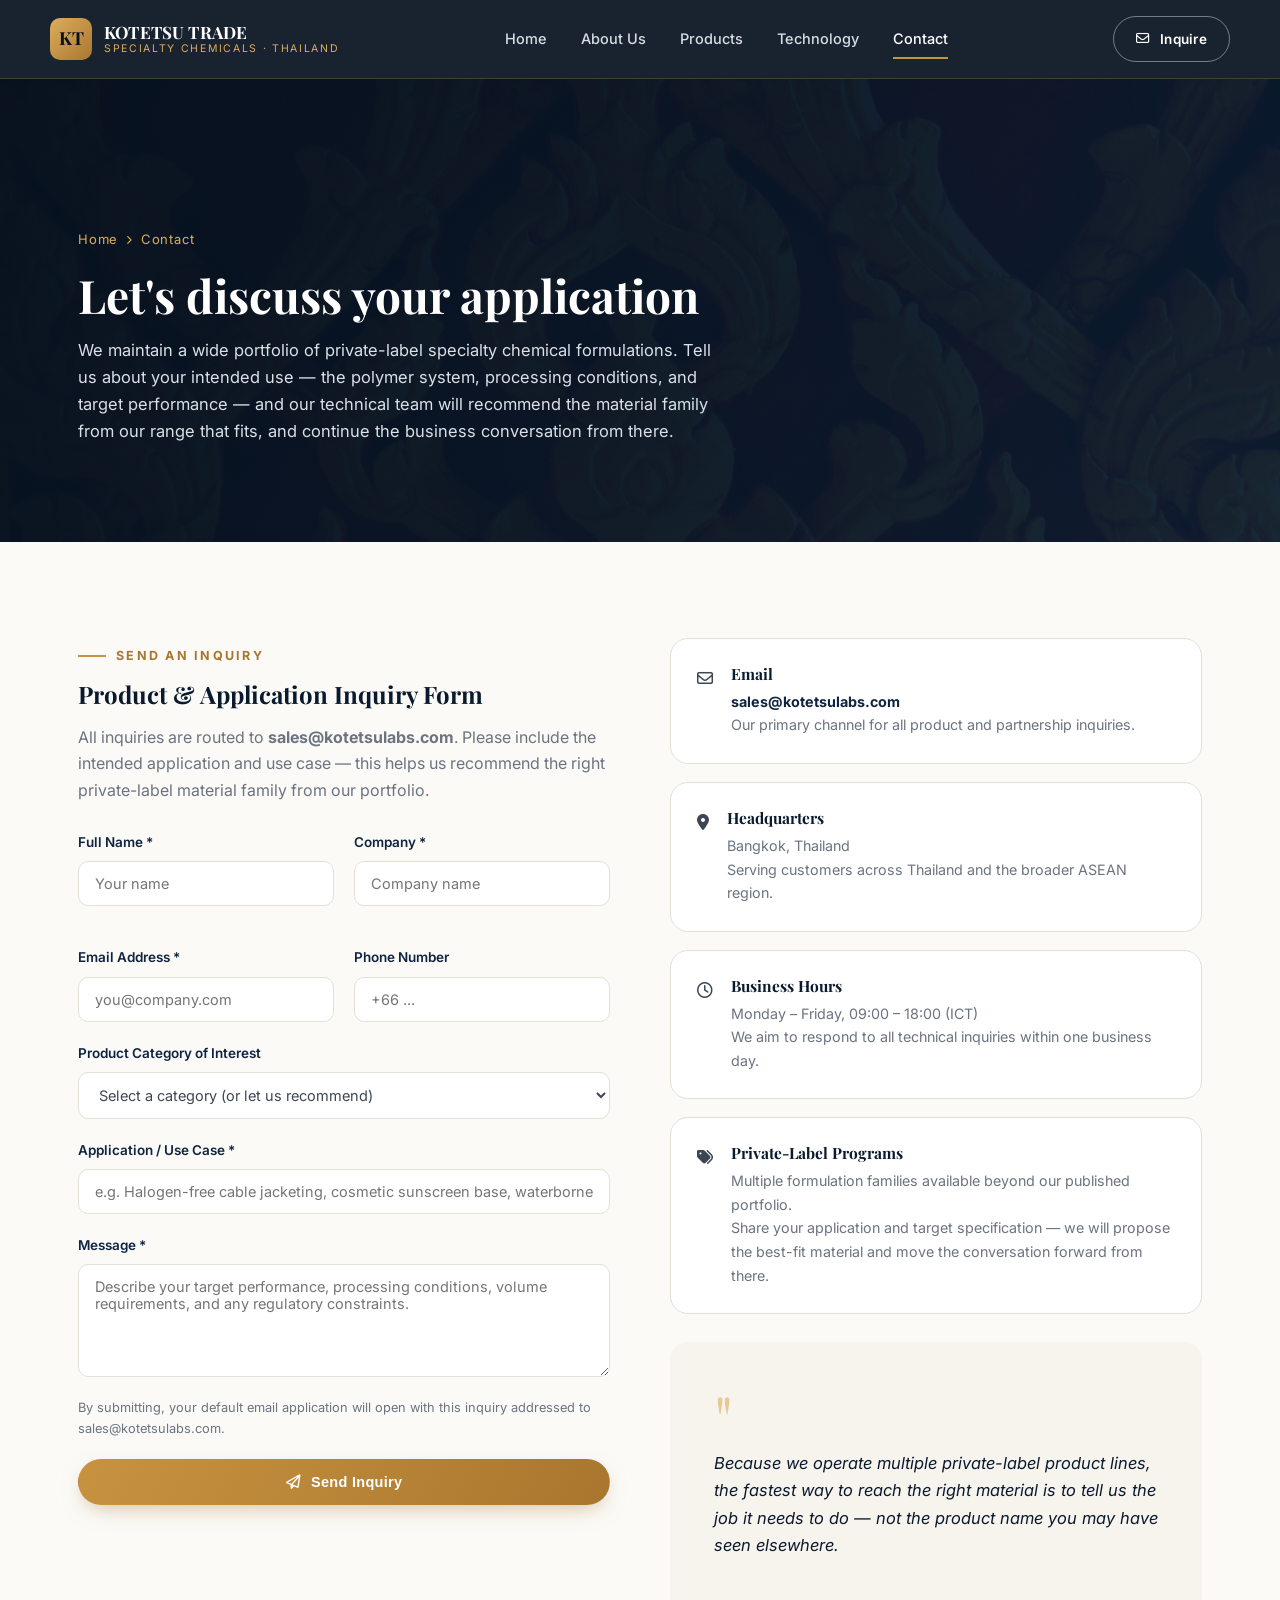
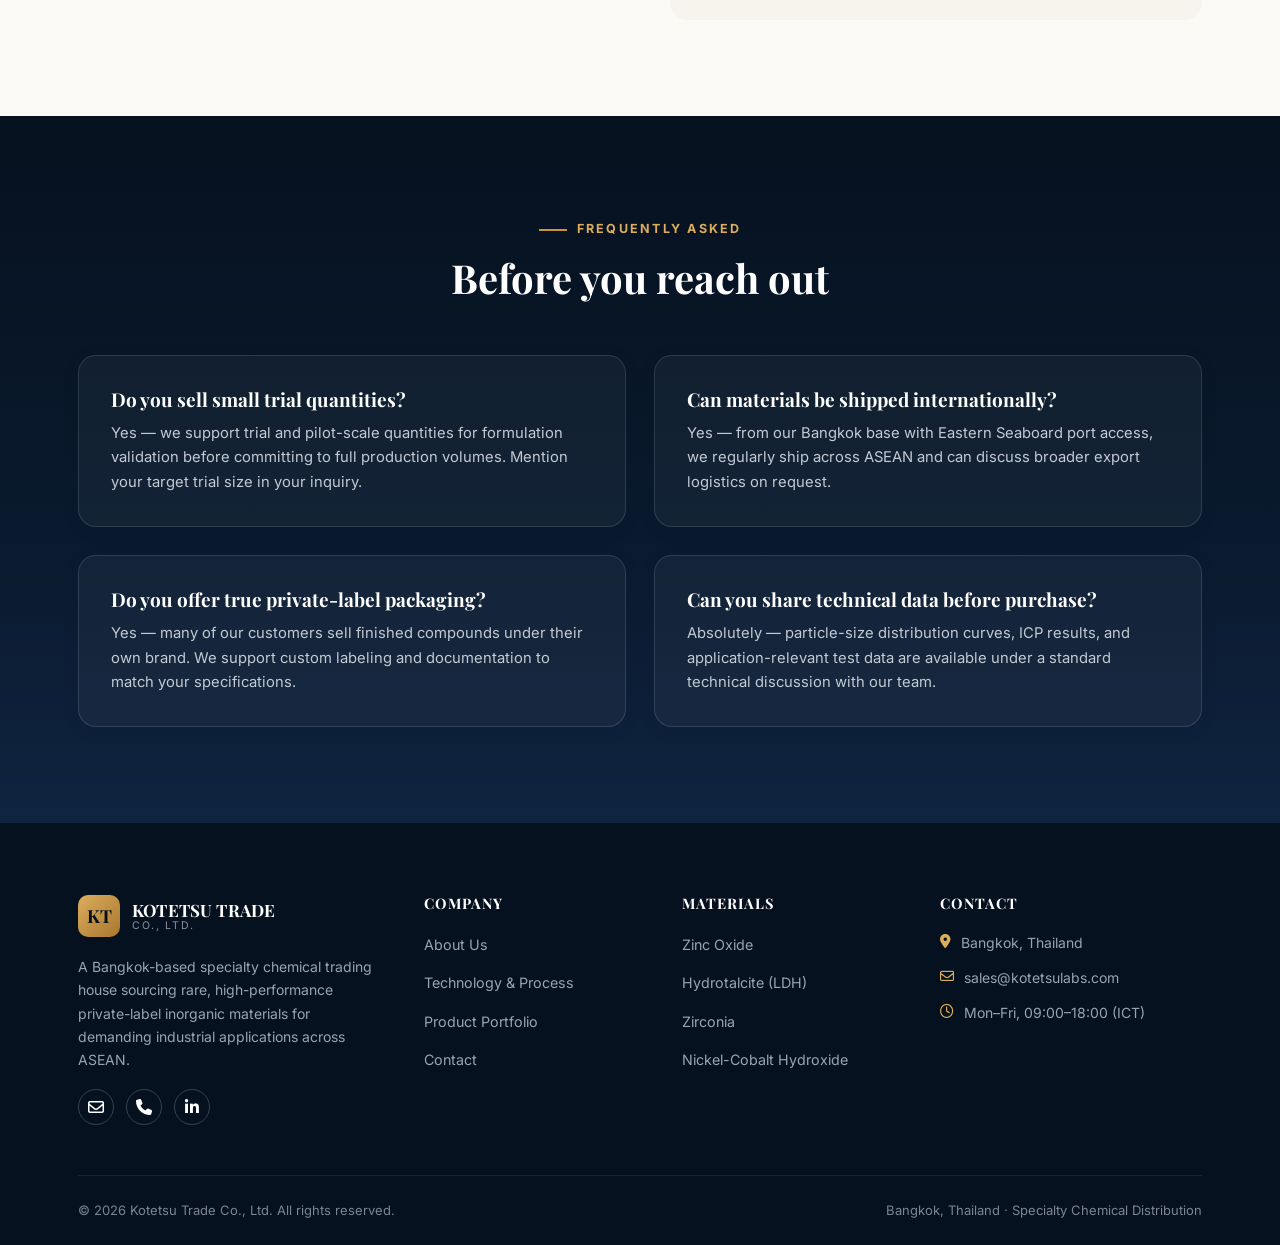
<file: contact.html>
<!DOCTYPE html>
<html lang="en">
<head>
<meta charset="UTF-8">
<meta name="viewport" content="width=device-width, initial-scale=1.0">
<title>Contact Us | Kotetsu Trade Co., Ltd.</title>
<meta name="description" content="Contact Kotetsu Trade Co., Ltd. at sales@kotetsulabs.com to discuss your application and discover which of our private-label specialty chemical materials fits your process.">
<link rel="icon" href="data:image/svg+xml,<svg xmlns=%22http://www.w3.org/2000/svg%22 viewBox=%220 0 100 100%22><text y=%22.9em%22 font-size=%2290%22>⚗️</text></svg>">
<link rel="preconnect" href="https://fonts.googleapis.com">
<link href="https://fonts.googleapis.com/css2?family=Playfair+Display:wght@600;700&family=Inter:wght@400;500;600;700;800&family=Noto+Sans+Thai:wght@400;600&display=swap" rel="stylesheet">
<link rel="stylesheet" href="https://cdn.jsdelivr.net/npm/@fortawesome/fontawesome-free@6.4.0/css/all.min.css">
<link rel="stylesheet" href="css/style.css">
</head>
<body>

<header class="site-header">
  <div class="container nav">
    <a href="index.html" class="brand">
      <span class="brand-mark">KT</span>
      <span class="brand-text">
        <div class="name">KOTETSU TRADE</div>
        <div class="tag">Specialty Chemicals · Thailand</div>
      </span>
    </a>
    <nav class="nav-links" id="nav-links">
      <a href="index.html">Home</a>
      <a href="about.html">About Us</a>
      <a href="products.html">Products</a>
      <a href="technology.html">Technology</a>
      <a href="contact.html" class="active">Contact</a>
    </nav>
    <div class="nav-cta">
      <a href="contact.html" class="btn btn-outline"><i class="fa-regular fa-envelope"></i> Inquire</a>
      <button class="nav-toggle" id="nav-toggle" aria-label="Toggle navigation">
        <span></span><span></span><span></span>
      </button>
    </div>
  </div>
</header>

<section class="page-hero">
  <div class="page-hero-bg" style="background-image:url('images/thai-gold-pattern.jpg');"></div>
  <div class="page-hero-overlay"></div>
  <div class="container">
    <div class="crumb"><a href="index.html">Home</a> <i class="fa-solid fa-chevron-right" style="font-size:9px;"></i> Contact</div>
    <h1>Let's discuss your application</h1>
    <p class="lead">We maintain a wide portfolio of private-label specialty chemical formulations. Tell us about your intended use — the polymer system, processing conditions, and target performance — and our technical team will recommend the material family from our range that fits, and continue the business conversation from there.</p>
  </div>
</section>

<section class="section section--paper">
  <div class="container">
    <div class="grid grid-2" style="align-items:start; gap:60px;">

      <div class="reveal">
        <div class="eyebrow">Send an Inquiry</div>
        <h2>Product &amp; Application Inquiry Form</h2>
        <p style="color:var(--color-slate-500); margin-bottom:28px;">All inquiries are routed to <strong>sales@kotetsulabs.com</strong>. Please include the intended application and use case — this helps us recommend the right private-label material family from our portfolio.</p>

        <div class="form-success" id="form-success">
          <i class="fa-solid fa-circle-check"></i>
          <span>Thank you — your default email client should now open with your inquiry pre-filled. If it doesn't open automatically, please email us directly at sales@kotetsulabs.com.</span>
        </div>

        <form id="inquiry-form">
          <div class="form-grid">
            <div class="form-field">
              <label for="name">Full Name *</label>
              <input type="text" id="name" name="name" required placeholder="Your name">
            </div>
            <div class="form-field">
              <label for="company">Company *</label>
              <input type="text" id="company" name="company" required placeholder="Company name">
            </div>
            <div class="form-field">
              <label for="email">Email Address *</label>
              <input type="email" id="email" name="email" required placeholder="you@company.com">
            </div>
            <div class="form-field">
              <label for="phone">Phone Number</label>
              <input type="tel" id="phone" name="phone" placeholder="+66 ...">
            </div>
          </div>

          <div class="form-field">
            <label for="category">Product Category of Interest</label>
            <select id="category" name="category">
              <option value="">Select a category (or let us recommend)</option>
              <option value="Zinc Oxide">Zinc Oxide (ZnO)</option>
              <option value="Hydrotalcite (LDH)">Hydrotalcite (LDH) — Flame Retardant</option>
              <option value="Zirconium (IV) Dioxide">Zirconium (IV) Dioxide (Zirconia)</option>
              <option value="Nickel-Cobalt Hydroxide">Nickel-Cobalt Hydroxide</option>
              <option value="Cobalt-Iron Oxide">Cobalt-Iron Oxide (Cobalt Ferrite)</option>
              <option value="Curcumin">Curcumin</option>
              <option value="Metal-Organic Frameworks">Metal-Organic Frameworks (MOF)</option>
              <option value="Silver">Silver Nanopowder</option>
              <option value="Water Dispersion">Water Dispersion Formats</option>
              <option value="Not Sure">Not sure — please recommend</option>
            </select>
          </div>

          <div class="form-field">
            <label for="application">Application / Use Case *</label>
            <input type="text" id="application" name="application" required placeholder="e.g. Halogen-free cable jacketing, cosmetic sunscreen base, waterborne coating...">
          </div>

          <div class="form-field">
            <label for="message">Message *</label>
            <textarea id="message" name="message" rows="5" required placeholder="Describe your target performance, processing conditions, volume requirements, and any regulatory constraints."></textarea>
          </div>

          <p class="form-note">By submitting, your default email application will open with this inquiry addressed to sales@kotetsulabs.com.</p>

          <button type="submit" class="btn btn-primary btn-block"><i class="fa-regular fa-paper-plane"></i> Send Inquiry</button>
        </form>
      </div>

      <div class="reveal">
        <div class="contact-info-card">
          <div class="icon-badge"><i class="fa-regular fa-envelope"></i></div>
          <div>
            <h4>Email</h4>
            <p><a href="mailto:sales@kotetsulabs.com" style="color:var(--color-navy-800); font-weight:700;">sales@kotetsulabs.com</a></p>
            <p>Our primary channel for all product and partnership inquiries.</p>
          </div>
        </div>
        <div class="contact-info-card">
          <div class="icon-badge"><i class="fa-solid fa-location-dot"></i></div>
          <div>
            <h4>Headquarters</h4>
            <p>Bangkok, Thailand</p>
            <p>Serving customers across Thailand and the broader ASEAN region.</p>
          </div>
        </div>
        <div class="contact-info-card">
          <div class="icon-badge"><i class="fa-regular fa-clock"></i></div>
          <div>
            <h4>Business Hours</h4>
            <p>Monday – Friday, 09:00 – 18:00 (ICT)</p>
            <p>We aim to respond to all technical inquiries within one business day.</p>
          </div>
        </div>
        <div class="contact-info-card">
          <div class="icon-badge"><i class="fa-solid fa-tags"></i></div>
          <div>
            <h4>Private-Label Programs</h4>
            <p>Multiple formulation families available beyond our published portfolio.</p>
            <p>Share your application and target specification — we will propose the best-fit material and move the conversation forward from there.</p>
          </div>
        </div>

        <div class="quote-block" style="margin-top:28px;">
          <div class="quote-mark">"</div>
          <p class="quote-text" style="font-size:16.5px;">Because we operate multiple private-label product lines, the fastest way to reach the right material is to tell us the job it needs to do — not the product name you may have seen elsewhere.</p>
        </div>
      </div>

    </div>
  </div>
</section>

<section class="section section--dark">
  <div class="container">
    <div class="section-head center">
      <div class="eyebrow">Frequently Asked</div>
      <h2>Before you reach out</h2>
    </div>
    <div class="grid grid-2">
      <div class="card reveal" style="background:rgba(255,255,255,.04); border-color:rgba(255,255,255,.12);">
        <h3 style="color:#fff;">Do you sell small trial quantities?</h3>
        <p style="color:#c3cad4;">Yes — we support trial and pilot-scale quantities for formulation validation before committing to full production volumes. Mention your target trial size in your inquiry.</p>
      </div>
      <div class="card reveal" style="background:rgba(255,255,255,.04); border-color:rgba(255,255,255,.12);">
        <h3 style="color:#fff;">Can materials be shipped internationally?</h3>
        <p style="color:#c3cad4;">Yes — from our Bangkok base with Eastern Seaboard port access, we regularly ship across ASEAN and can discuss broader export logistics on request.</p>
      </div>
      <div class="card reveal" style="background:rgba(255,255,255,.04); border-color:rgba(255,255,255,.12);">
        <h3 style="color:#fff;">Do you offer true private-label packaging?</h3>
        <p style="color:#c3cad4;">Yes — many of our customers sell finished compounds under their own brand. We support custom labeling and documentation to match your specifications.</p>
      </div>
      <div class="card reveal" style="background:rgba(255,255,255,.04); border-color:rgba(255,255,255,.12);">
        <h3 style="color:#fff;">Can you share technical data before purchase?</h3>
        <p style="color:#c3cad4;">Absolutely — particle-size distribution curves, ICP results, and application-relevant test data are available under a standard technical discussion with our team.</p>
      </div>
    </div>
  </div>
</section>

<footer class="site-footer">
  <div class="container">
    <div class="footer-grid">
      <div class="footer-brand">
        <a href="index.html" class="brand">
          <span class="brand-mark">KT</span>
          <span class="brand-text"><div class="name">KOTETSU TRADE</div><div class="tag" style="color:#8b93a1;">Co., Ltd.</div></span>
        </a>
        <p class="footer-about">A Bangkok-based specialty chemical trading house sourcing rare, high-performance private-label inorganic materials for demanding industrial applications across ASEAN.</p>
        <div class="footer-social">
          <a href="mailto:sales@kotetsulabs.com" aria-label="Email"><i class="fa-regular fa-envelope"></i></a>
          <a href="contact.html" aria-label="Contact"><i class="fa-solid fa-phone"></i></a>
          <a href="#" aria-label="LinkedIn"><i class="fa-brands fa-linkedin-in"></i></a>
        </div>
      </div>
      <div class="footer-col">
        <h4>Company</h4>
        <ul>
          <li><a href="about.html">About Us</a></li>
          <li><a href="technology.html">Technology &amp; Process</a></li>
          <li><a href="products.html">Product Portfolio</a></li>
          <li><a href="contact.html">Contact</a></li>
        </ul>
      </div>
      <div class="footer-col">
        <h4>Materials</h4>
        <ul>
          <li><a href="products.html#zinc-oxide">Zinc Oxide</a></li>
          <li><a href="products.html#hydrotalcite">Hydrotalcite (LDH)</a></li>
          <li><a href="products.html#zirconia">Zirconia</a></li>
          <li><a href="products.html#nico-hydroxide">Nickel-Cobalt Hydroxide</a></li>
        </ul>
      </div>
      <div class="footer-col">
        <h4>Contact</h4>
        <ul class="footer-contact">
          <li><i class="fa-solid fa-location-dot"></i> Bangkok, Thailand</li>
          <li><i class="fa-regular fa-envelope"></i> sales@kotetsulabs.com</li>
          <li><i class="fa-regular fa-clock"></i> Mon–Fri, 09:00–18:00 (ICT)</li>
        </ul>
      </div>
    </div>
    <div class="footer-bottom">
      <div>© <span class="current-year">2026</span> Kotetsu Trade Co., Ltd. All rights reserved.</div>
      <div>Bangkok, Thailand · Specialty Chemical Distribution</div>
    </div>
  </div>
</footer>

<button class="back-to-top" aria-label="Back to top"><i class="fa-solid fa-arrow-up"></i></button>

<script src="js/main.js"></script>
</body>
</html>
</file>
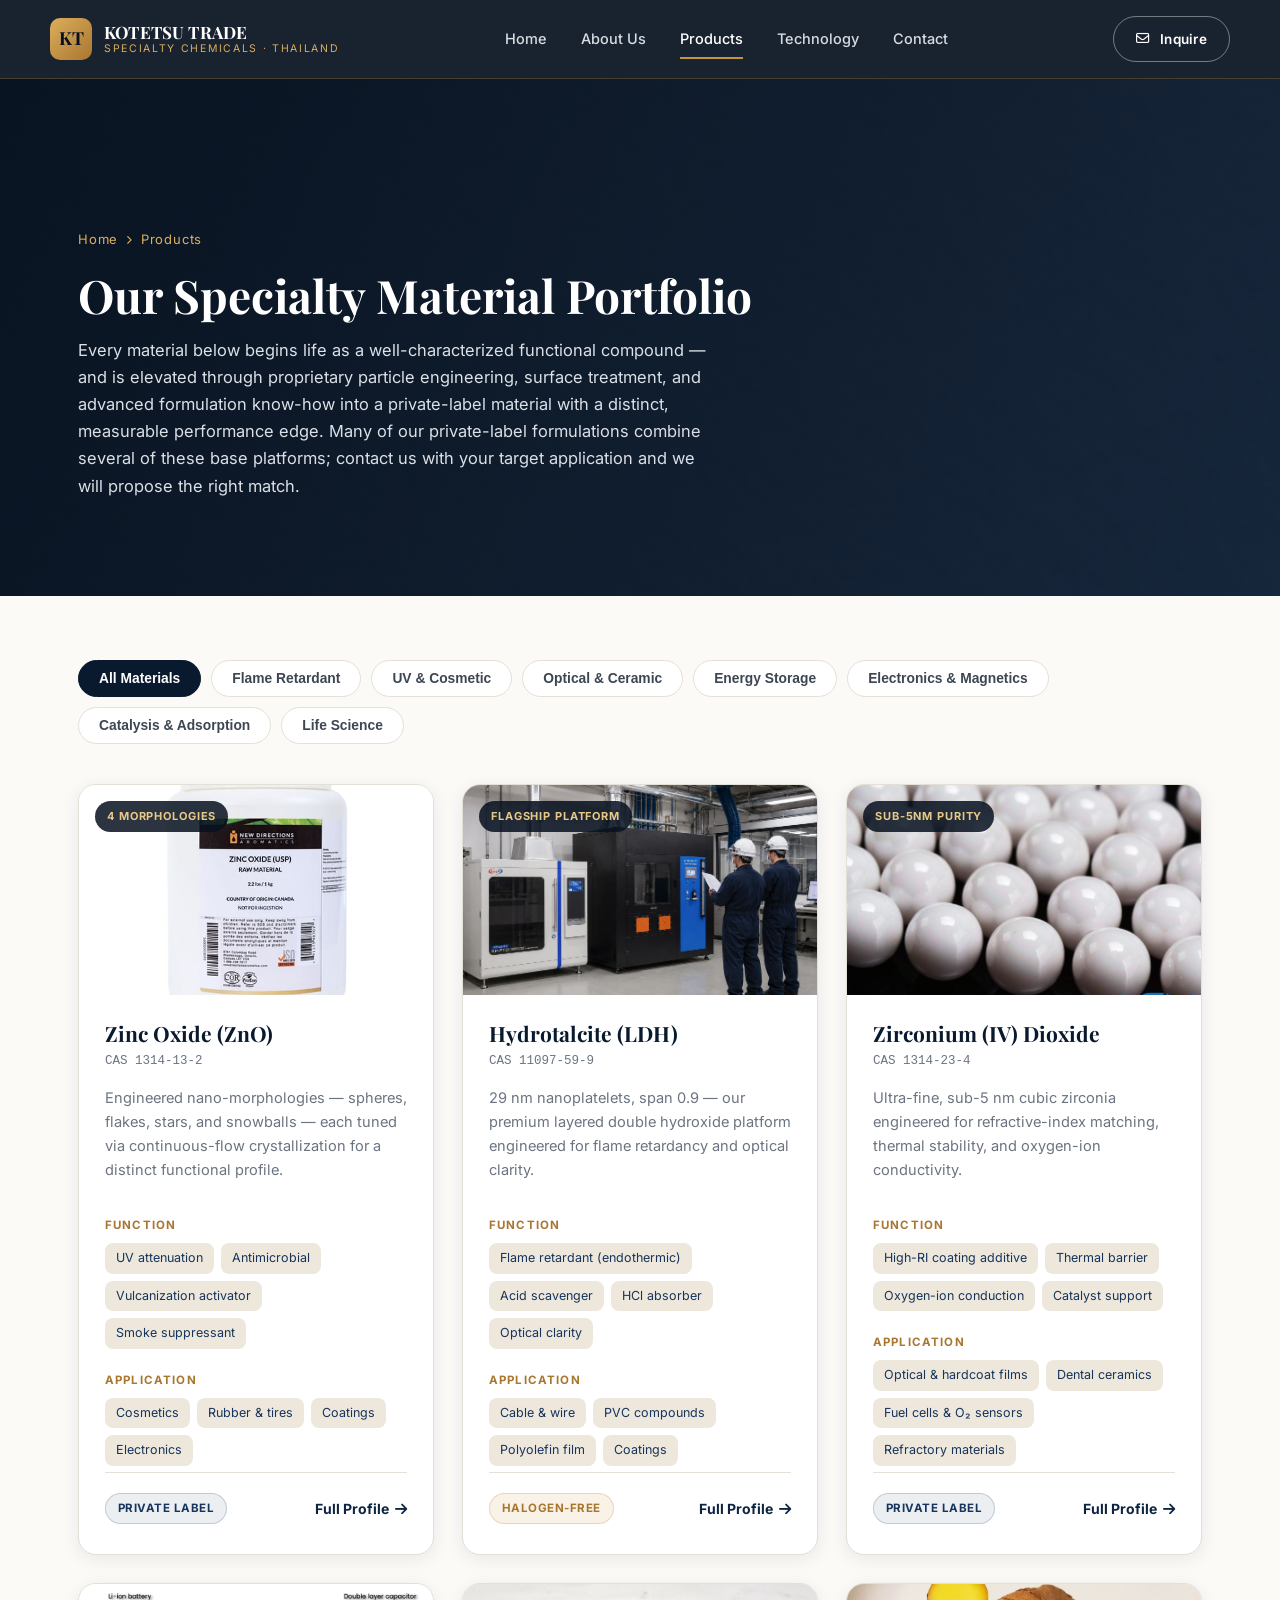
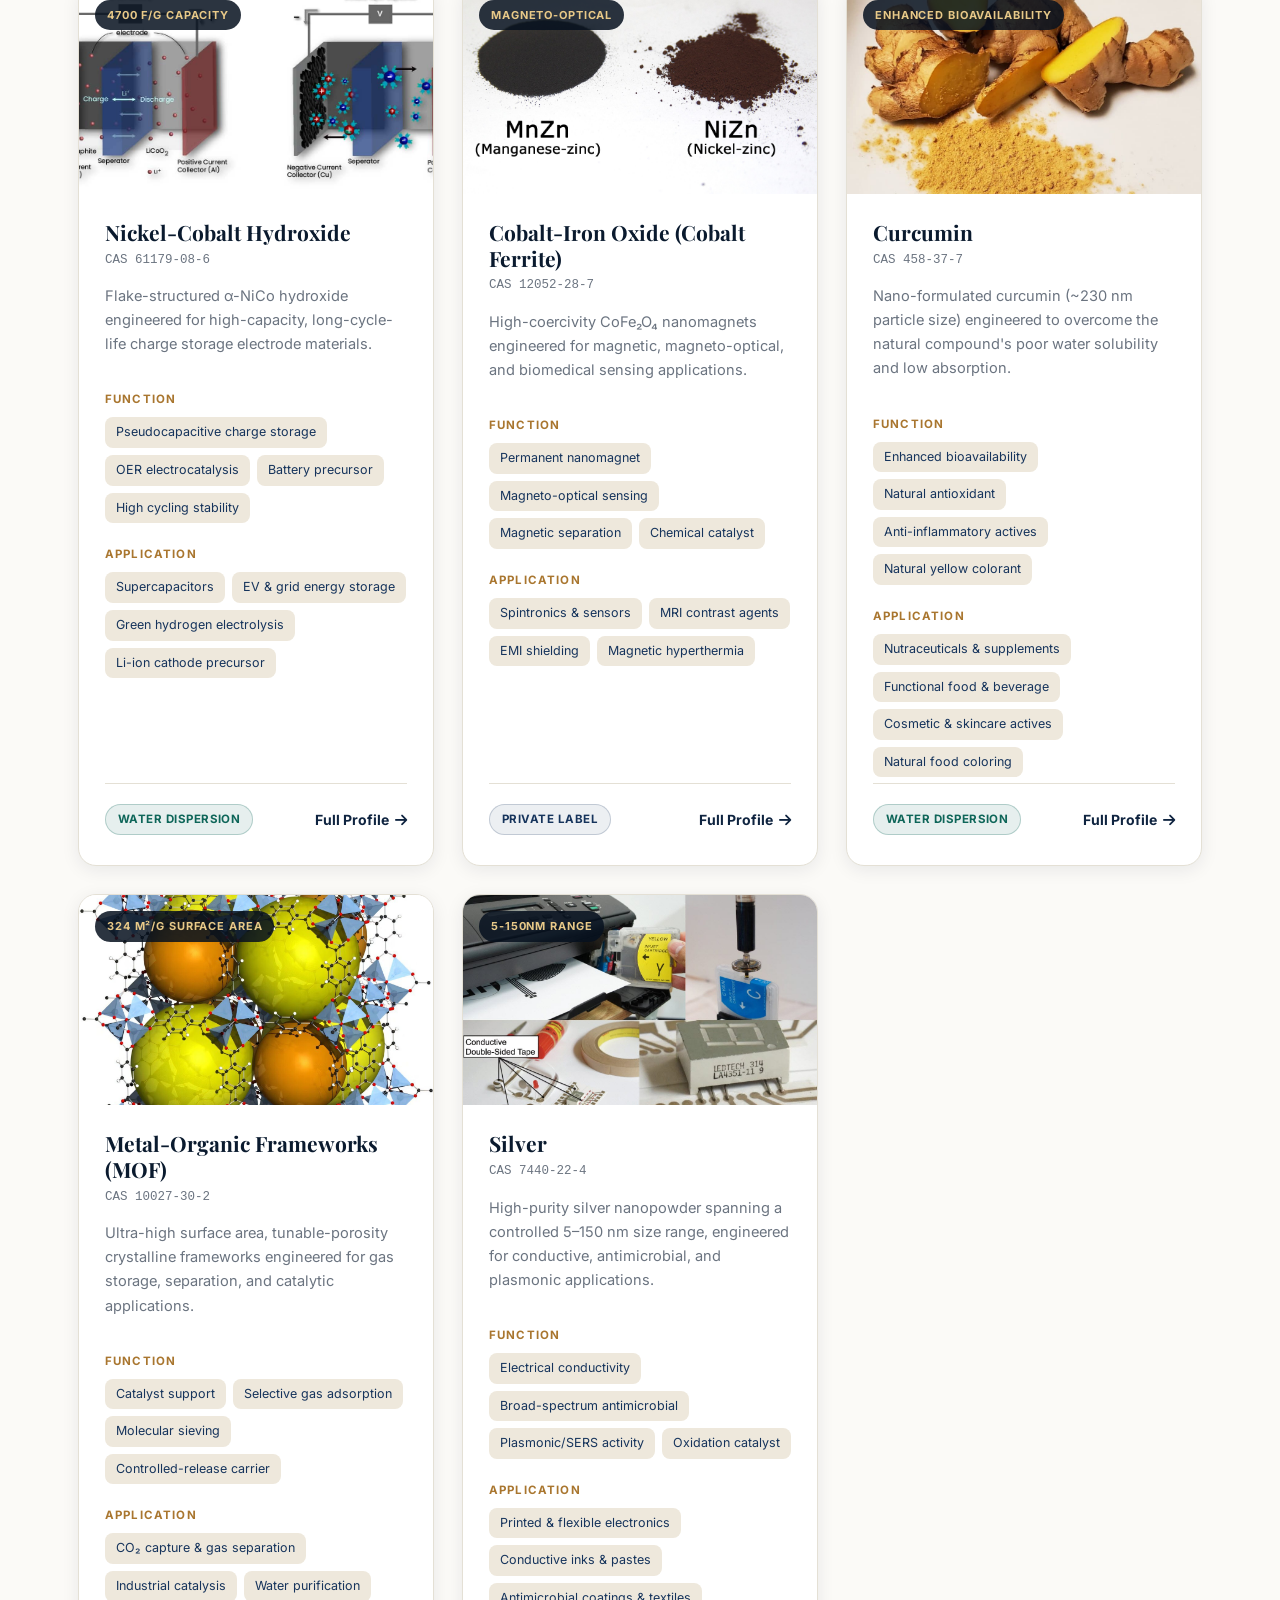
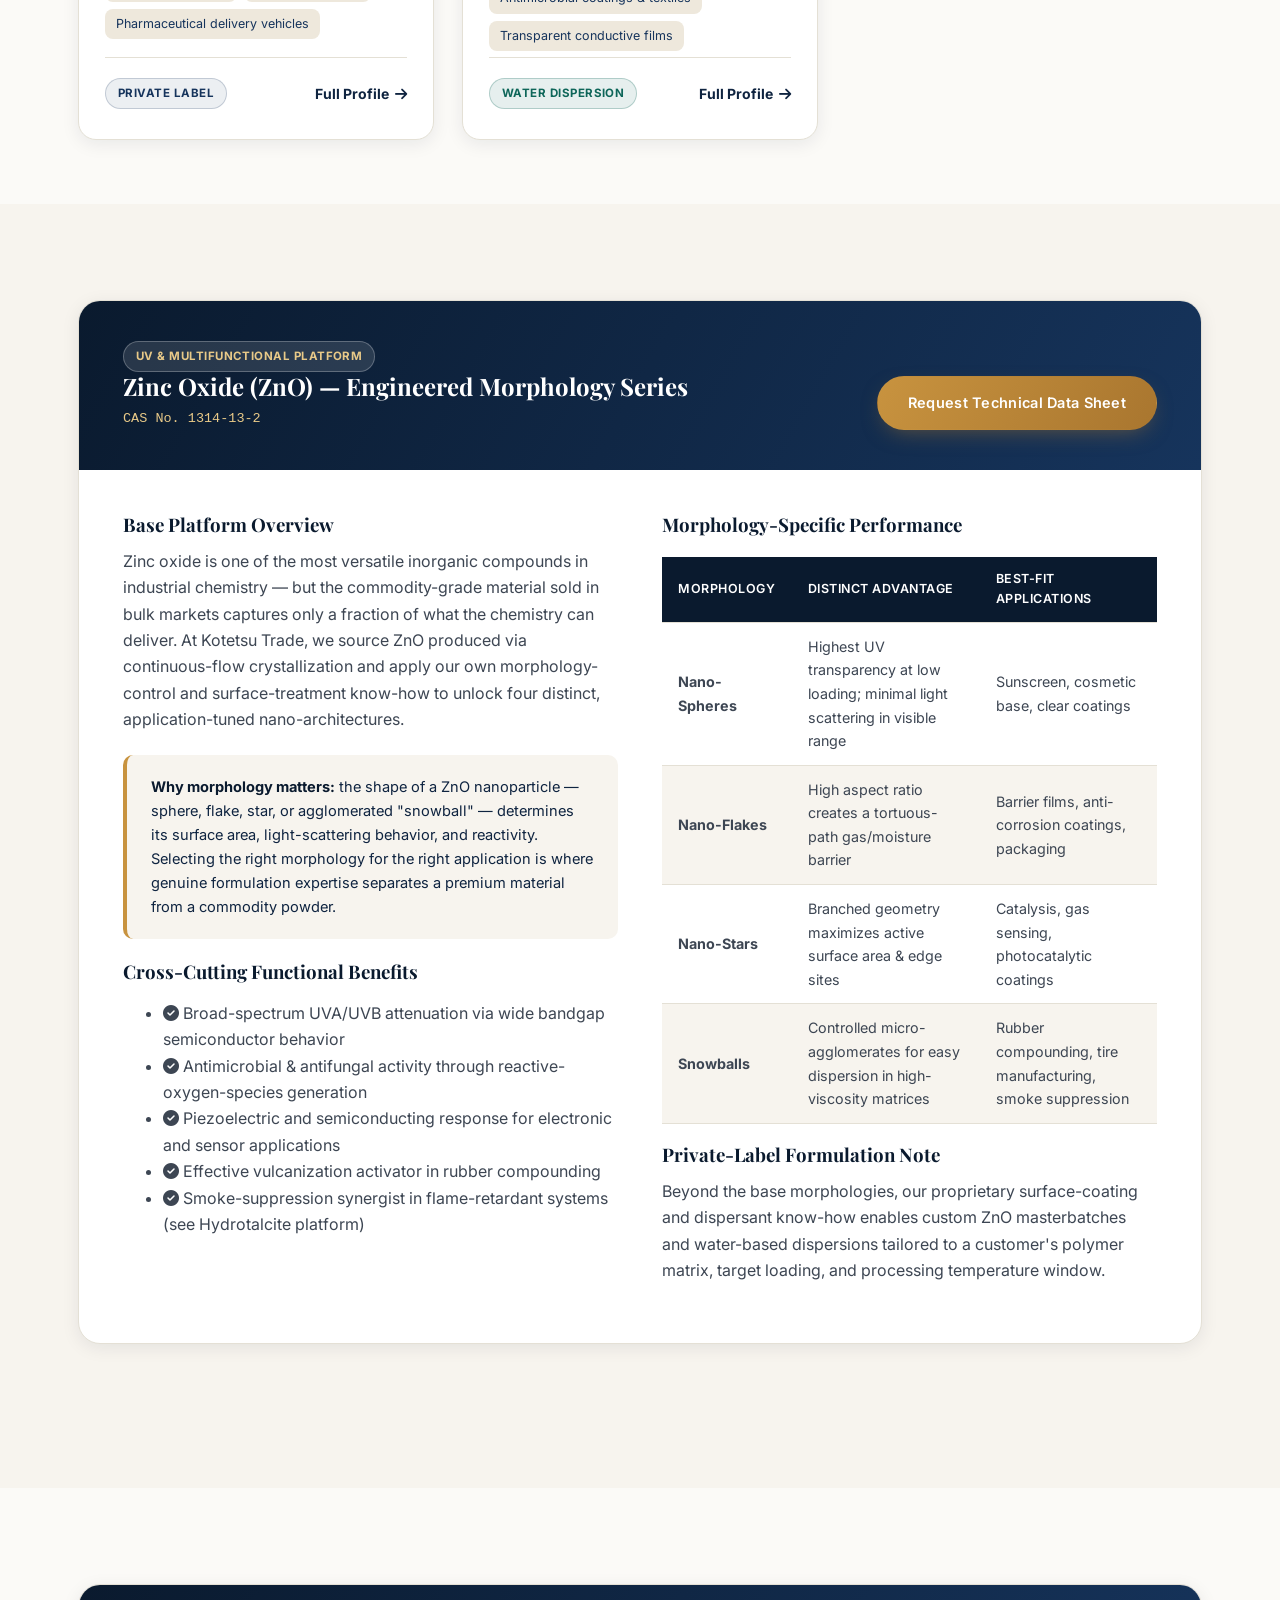
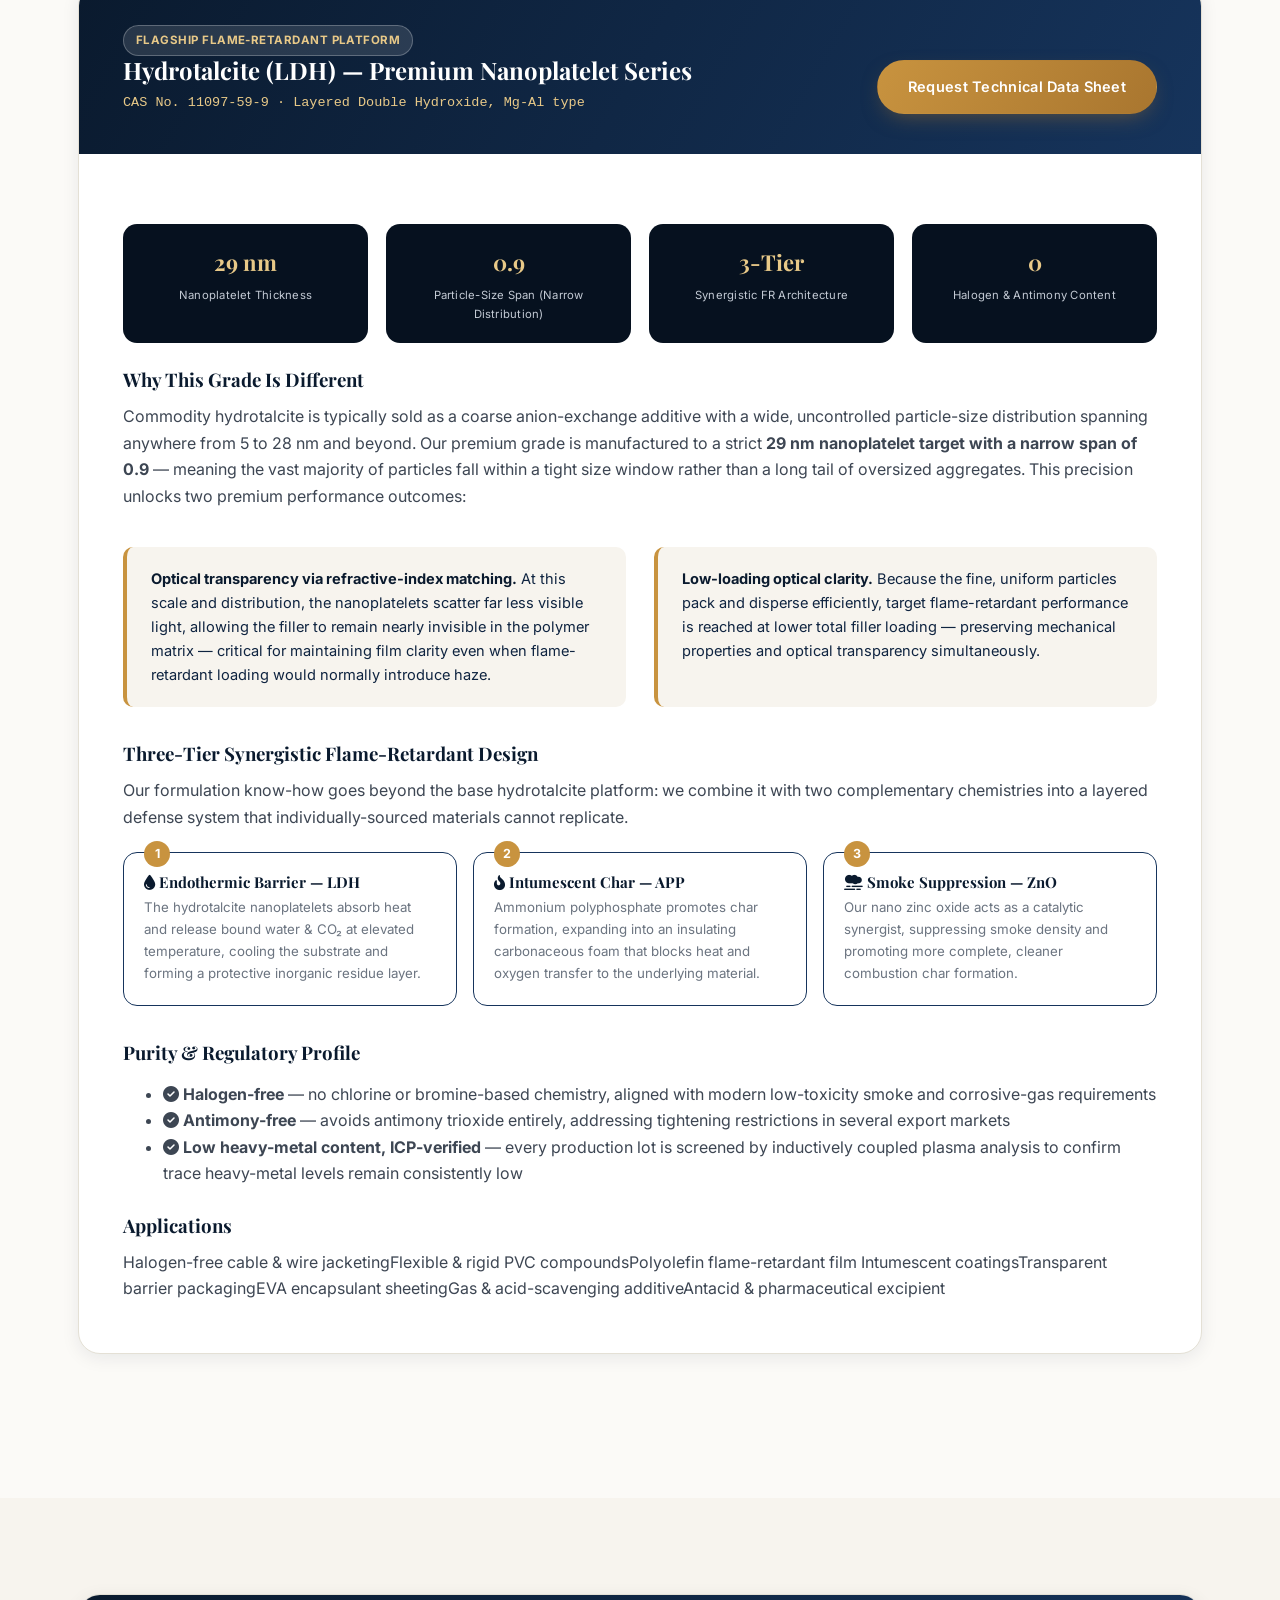
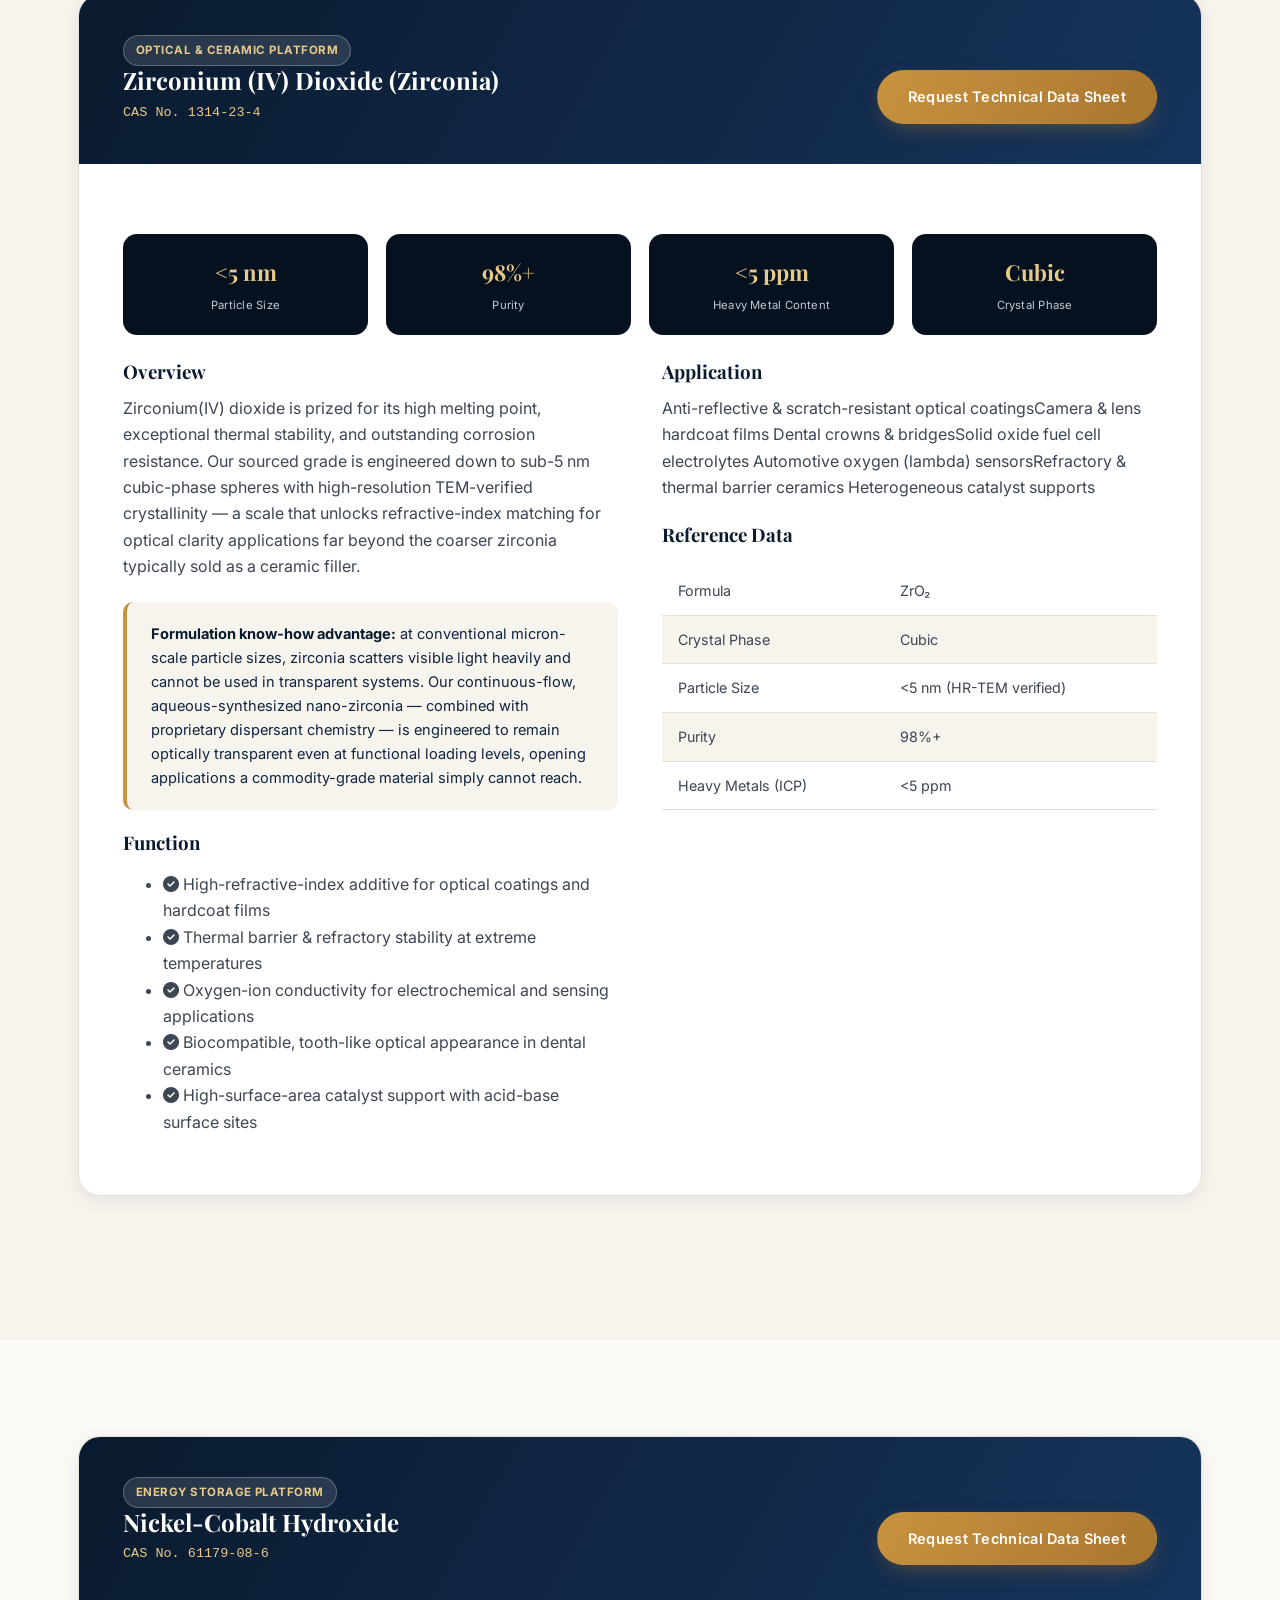
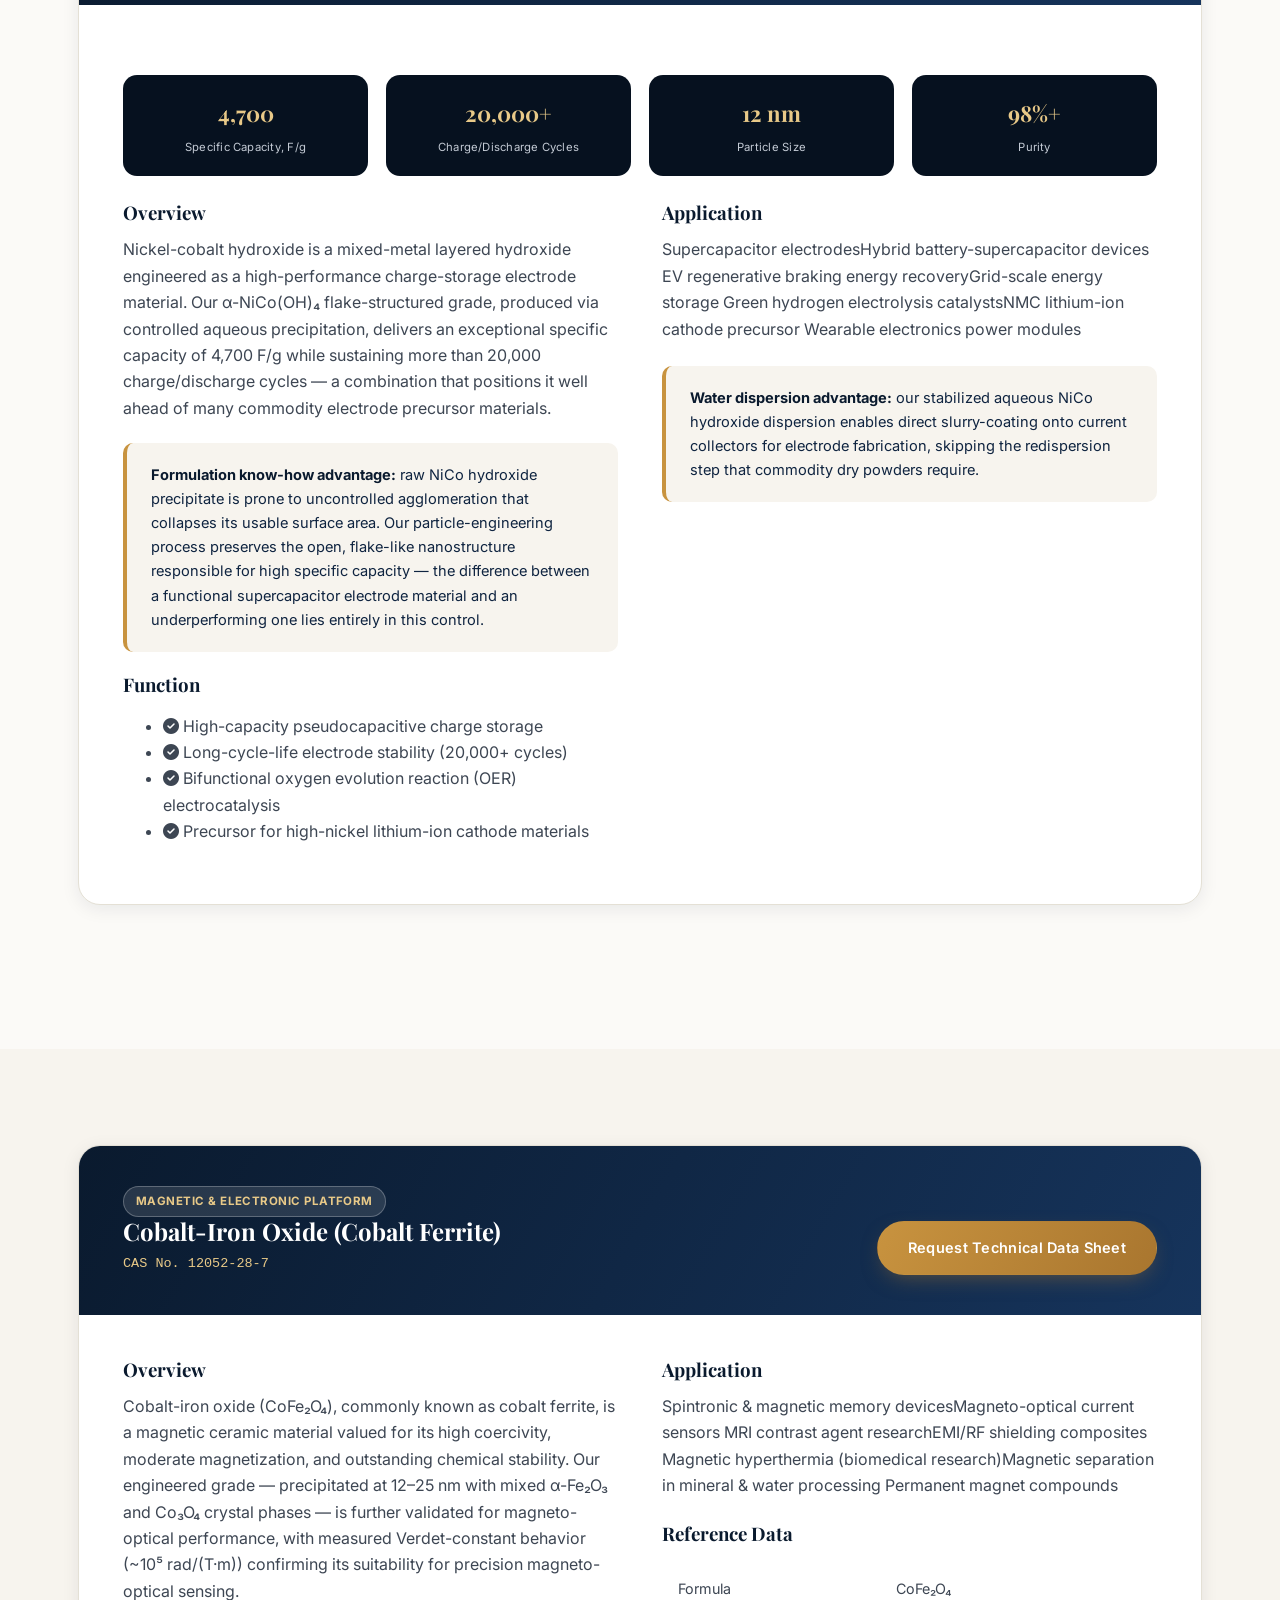
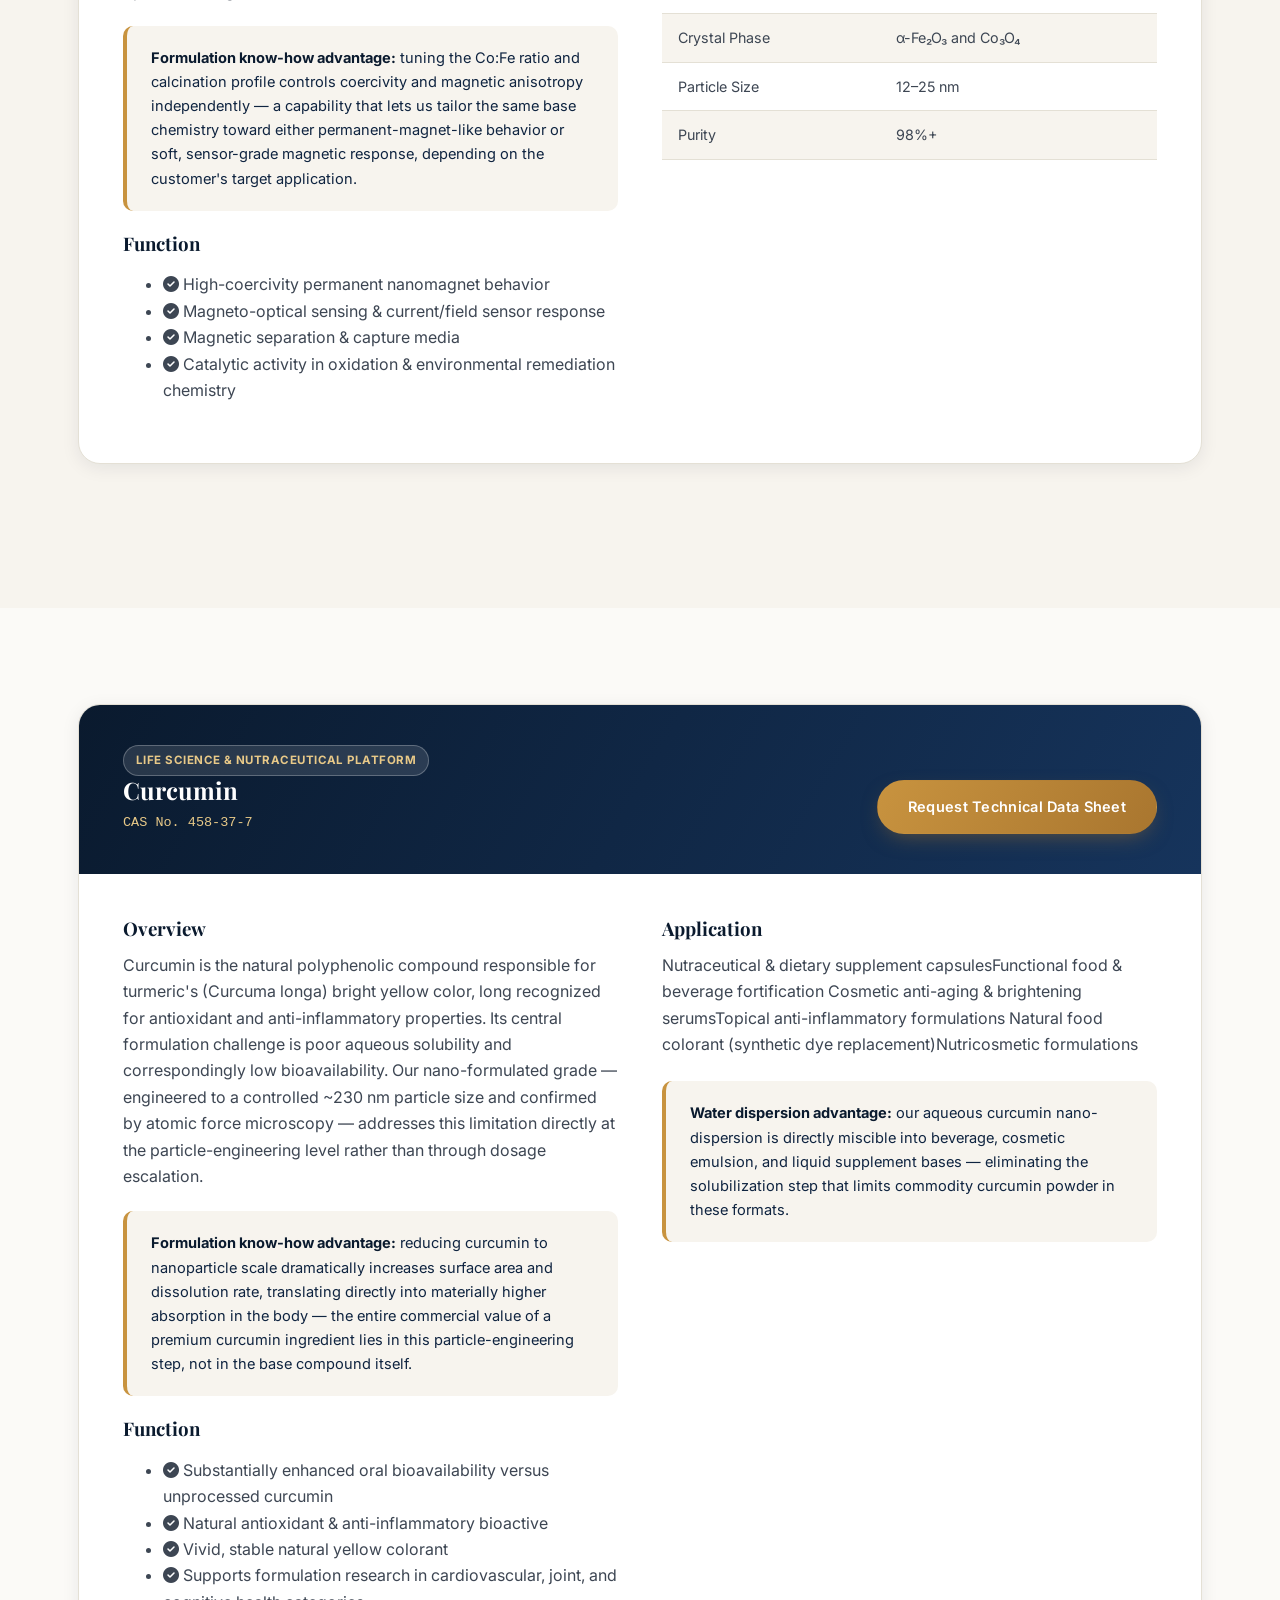
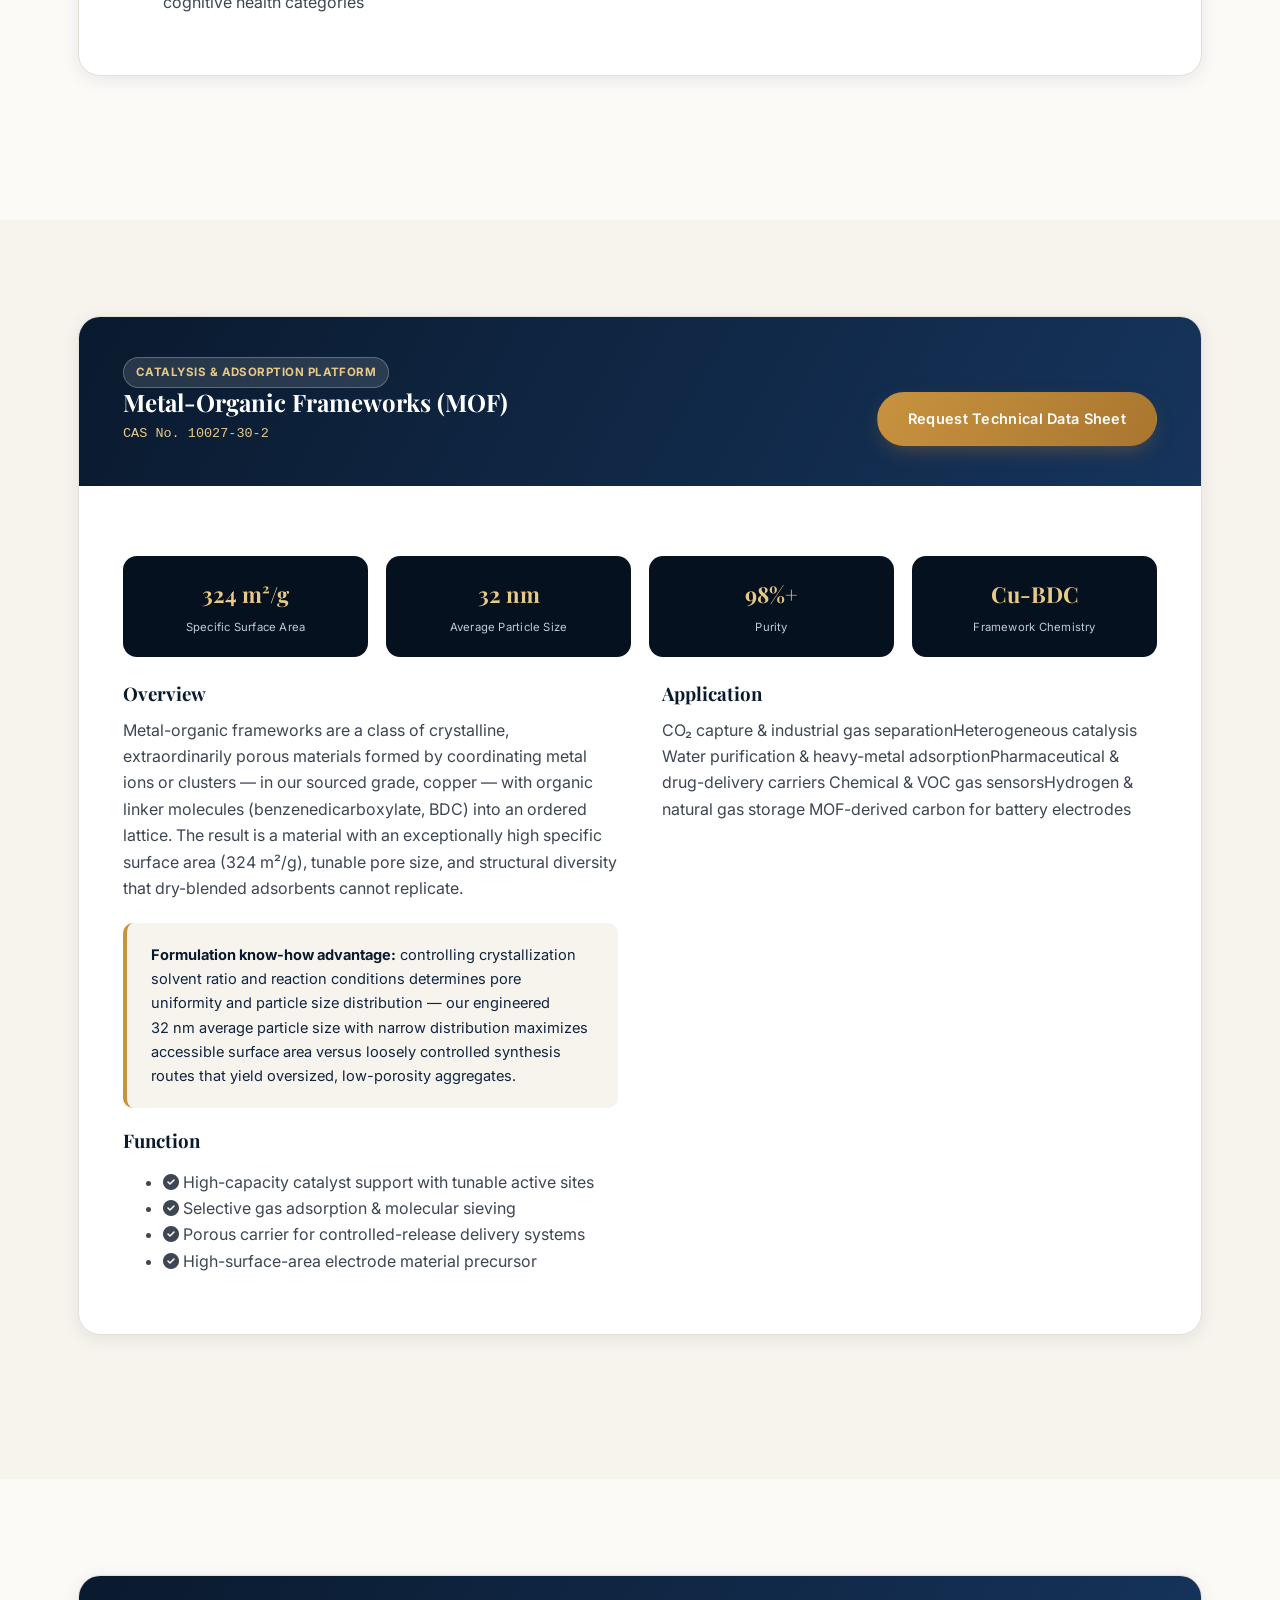
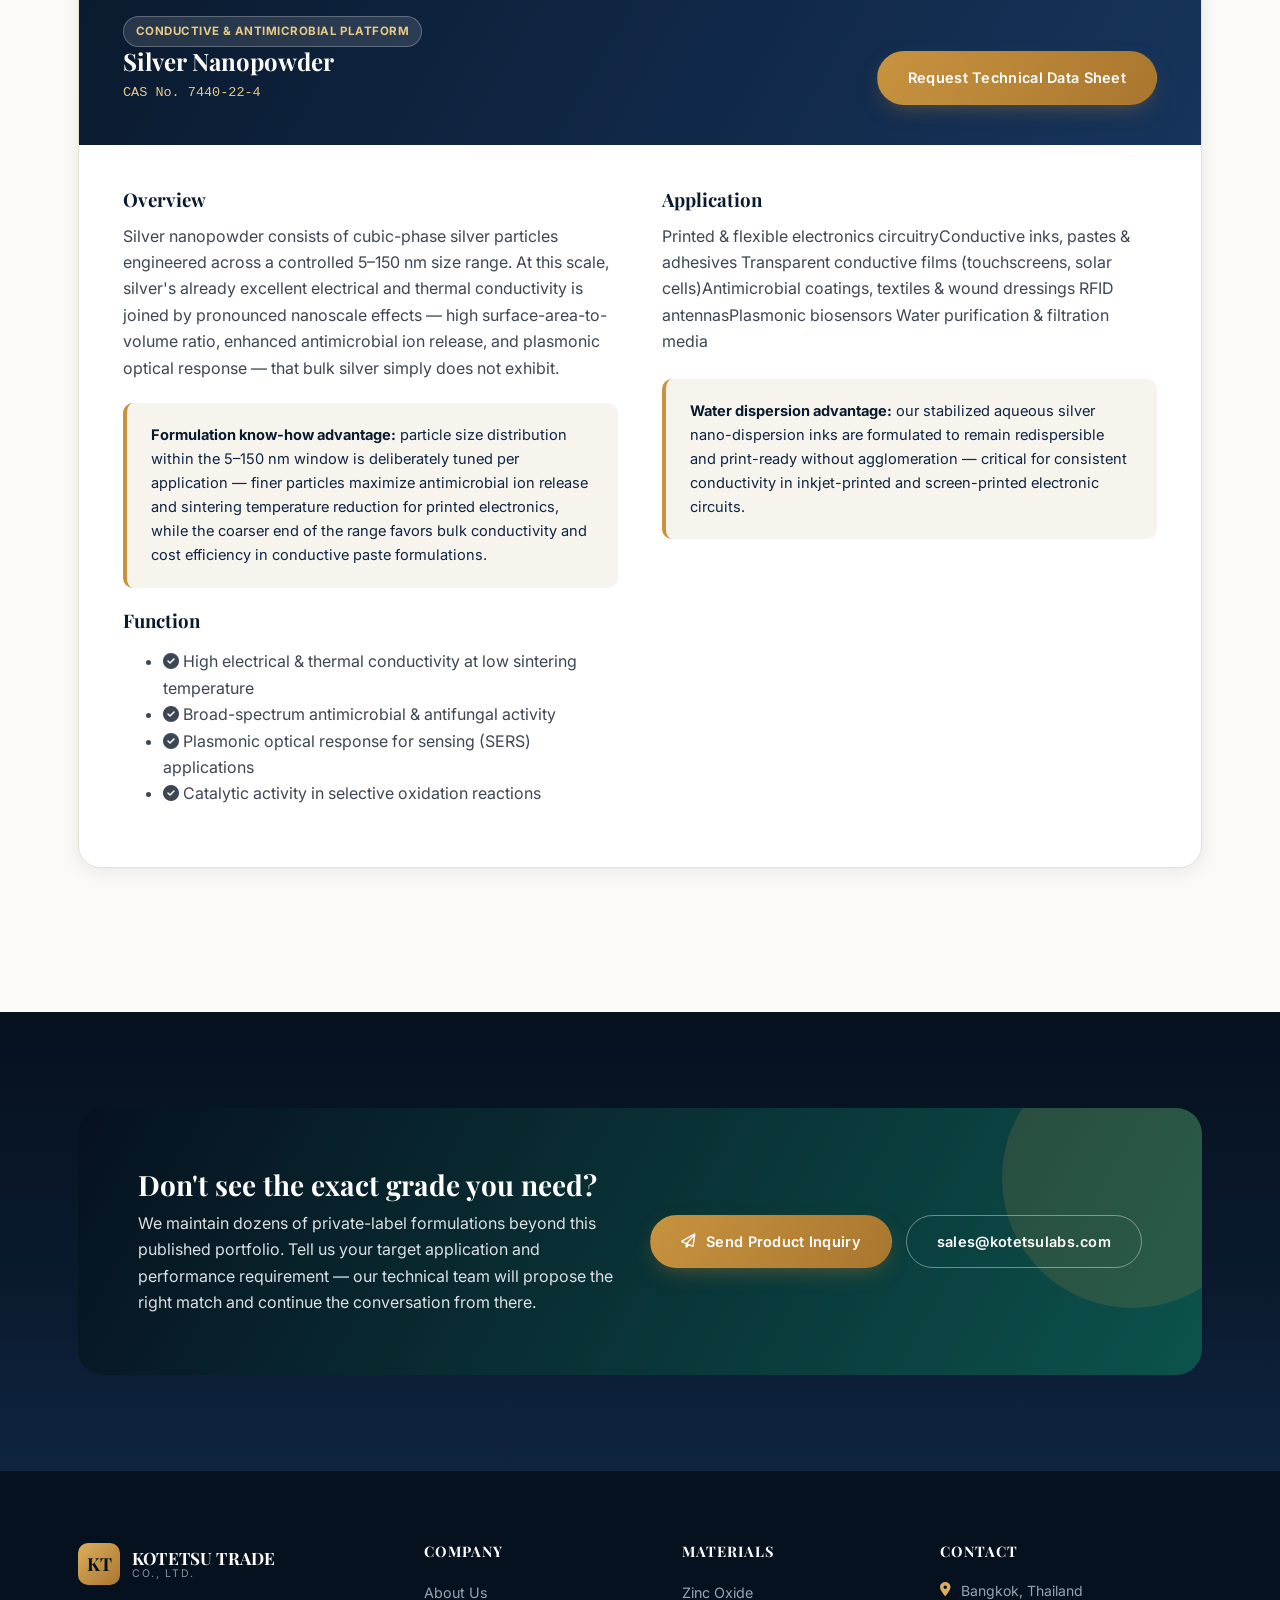
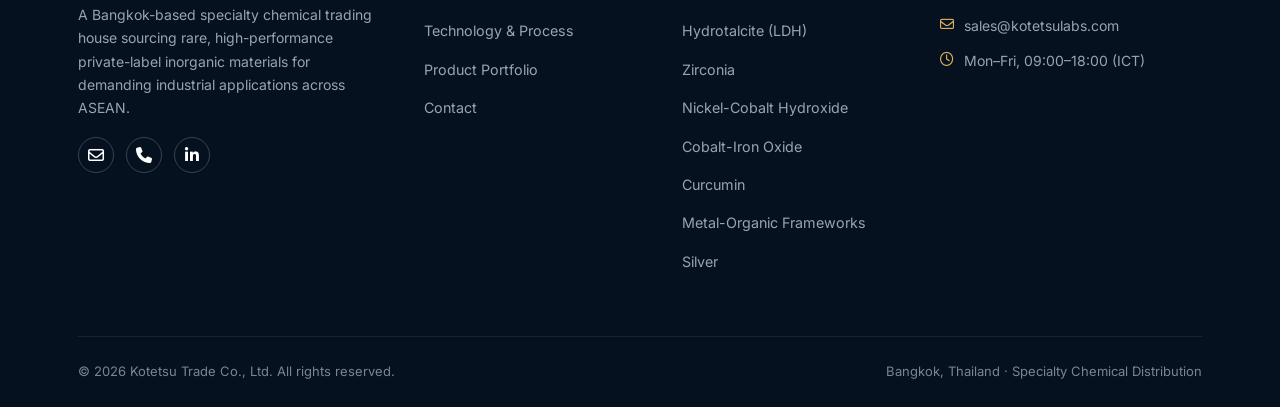
<file: products.html>
<!DOCTYPE html>
<html lang="en">
<head>
<meta charset="UTF-8">
<meta name="viewport" content="width=device-width, initial-scale=1.0">
<title>Products | Kotetsu Trade Co., Ltd. — Specialty Chemical Materials</title>
<meta name="description" content="Explore Kotetsu Trade's portfolio of premium private-label specialty chemicals: engineered Zinc Oxide, flame-retardant Hydrotalcite (LDH), high-purity Zirconia, Nickel-Cobalt Hydroxide, Cobalt-Iron Oxide, bioavailable Curcumin, Metal-Organic Frameworks, and Silver nanomaterials.">
<link rel="icon" href="data:image/svg+xml,<svg xmlns=%22http://www.w3.org/2000/svg%22 viewBox=%220 0 100 100%22><text y=%22.9em%22 font-size=%2290%22>⚗️</text></svg>">
<link rel="preconnect" href="https://fonts.googleapis.com">
<link href="https://fonts.googleapis.com/css2?family=Playfair+Display:wght@600;700&family=Inter:wght@400;500;600;700;800&family=Noto+Sans+Thai:wght@400;600&display=swap" rel="stylesheet">
<link rel="stylesheet" href="https://cdn.jsdelivr.net/npm/@fortawesome/fontawesome-free@6.4.0/css/all.min.css">
<link rel="stylesheet" href="css/style.css">
</head>
<body>

<header class="site-header">
  <div class="container nav">
    <a href="index.html" class="brand">
      <span class="brand-mark">KT</span>
      <span class="brand-text">
        <div class="name">KOTETSU TRADE</div>
        <div class="tag">Specialty Chemicals · Thailand</div>
      </span>
    </a>
    <nav class="nav-links" id="nav-links">
      <a href="index.html">Home</a>
      <a href="about.html">About Us</a>
      <a href="products.html" class="active">Products</a>
      <a href="technology.html">Technology</a>
      <a href="contact.html">Contact</a>
    </nav>
    <div class="nav-cta">
      <a href="contact.html" class="btn btn-outline"><i class="fa-regular fa-envelope"></i> Inquire</a>
      <button class="nav-toggle" id="nav-toggle" aria-label="Toggle navigation">
        <span></span><span></span><span></span>
      </button>
    </div>
  </div>
</header>

<section class="page-hero">
  <div class="page-hero-bg" style="background-image:url('images/powder-macro.jpg');"></div>
  <div class="page-hero-overlay"></div>
  <div class="container">
    <div class="crumb"><a href="index.html">Home</a> <i class="fa-solid fa-chevron-right" style="font-size:9px;"></i> Products</div>
    <h1>Our Specialty Material Portfolio</h1>
    <p class="lead">Every material below begins life as a well-characterized functional compound — and is elevated through proprietary particle engineering, surface treatment, and advanced formulation know-how into a private-label material with a distinct, measurable performance edge. Many of our private-label formulations combine several of these base platforms; contact us with your target application and we will propose the right match.</p>
  </div>
</section>

<section class="section--tight section--paper">
  <div class="container">
    <div class="filter-bar">
      <button data-filter="all" class="active-filter">All Materials</button>
      <button data-filter="flame">Flame Retardant</button>
      <button data-filter="uv">UV &amp; Cosmetic</button>
      <button data-filter="optical">Optical &amp; Ceramic</button>
      <button data-filter="energy">Energy Storage</button>
      <button data-filter="electronics">Electronics &amp; Magnetics</button>
      <button data-filter="catalysis">Catalysis &amp; Adsorption</button>
      <button data-filter="life-science">Life Science</button>
    </div>

    <div class="grid grid-3">

      <!-- Zinc Oxide -->
      <article class="product-card reveal" data-category="uv" id="zinc-oxide-card">
        <div class="pc-media"><span class="pc-tag">4 Morphologies</span><img src="images/zinc-oxide.jpg" alt="Zinc oxide engineered powder"></div>
        <div class="pc-body">
          <h3>Zinc Oxide (ZnO)</h3>
          <div class="pc-cas">CAS 1314-13-2</div>
          <p class="pc-desc">Engineered nano-morphologies — spheres, flakes, stars, and snowballs — each tuned via continuous-flow crystallization for a distinct functional profile.</p>
          <div class="pc-block-title">Function</div>
          <div class="pc-tags"><span>UV attenuation</span><span>Antimicrobial</span><span>Vulcanization activator</span><span>Smoke suppressant</span></div>
          <div class="pc-block-title">Application</div>
          <div class="pc-tags"><span>Cosmetics</span><span>Rubber &amp; tires</span><span>Coatings</span><span>Electronics</span></div>
          <div class="pc-footer"><span class="badge badge-navy">Private Label</span><a href="#zinc-oxide" class="pc-link">Full Profile <i class="fa-solid fa-arrow-right"></i></a></div>
        </div>
      </article>

      <!-- Hydrotalcite -->
      <article class="product-card reveal" data-category="flame" id="hydrotalcite-card">
        <div class="pc-media"><span class="pc-tag">Flagship Platform</span><img src="images/cable-flame-test.jpg" alt="Flame retardant hydrotalcite compound"></div>
        <div class="pc-body">
          <h3>Hydrotalcite (LDH)</h3>
          <div class="pc-cas">CAS 11097-59-9</div>
          <p class="pc-desc">29 nm nanoplatelets, span 0.9 — our premium layered double hydroxide platform engineered for flame retardancy and optical clarity.</p>
          <div class="pc-block-title">Function</div>
          <div class="pc-tags"><span>Flame retardant (endothermic)</span><span>Acid scavenger</span><span>HCl absorber</span><span>Optical clarity</span></div>
          <div class="pc-block-title">Application</div>
          <div class="pc-tags"><span>Cable &amp; wire</span><span>PVC compounds</span><span>Polyolefin film</span><span>Coatings</span></div>
          <div class="pc-footer"><span class="badge">Halogen-Free</span><a href="#hydrotalcite" class="pc-link">Full Profile <i class="fa-solid fa-arrow-right"></i></a></div>
        </div>
      </article>

      <!-- Zirconia -->
      <article class="product-card reveal" data-category="optical energy" id="zirconia-card">
        <div class="pc-media"><span class="pc-tag">Sub-5nm Purity</span><img src="images/zirconia.jpg" alt="Zirconium dioxide nanoparticles"></div>
        <div class="pc-body">
          <h3>Zirconium (IV) Dioxide</h3>
          <div class="pc-cas">CAS 1314-23-4</div>
          <p class="pc-desc">Ultra-fine, sub-5&nbsp;nm cubic zirconia engineered for refractive-index matching, thermal stability, and oxygen-ion conductivity.</p>
          <div class="pc-block-title">Function</div>
          <div class="pc-tags"><span>High-RI coating additive</span><span>Thermal barrier</span><span>Oxygen-ion conduction</span><span>Catalyst support</span></div>
          <div class="pc-block-title">Application</div>
          <div class="pc-tags"><span>Optical &amp; hardcoat films</span><span>Dental ceramics</span><span>Fuel cells &amp; O₂ sensors</span><span>Refractory materials</span></div>
          <div class="pc-footer"><span class="badge badge-navy">Private Label</span><a href="#zirconia" class="pc-link">Full Profile <i class="fa-solid fa-arrow-right"></i></a></div>
        </div>
      </article>

      <!-- Nickel-Cobalt Hydroxide -->
      <article class="product-card reveal" data-category="energy" id="nico-hydroxide-card">
        <div class="pc-media"><span class="pc-tag">4700 F/g Capacity</span><img src="images/supercapacitor.jpg" alt="Nickel cobalt hydroxide supercapacitor electrode material"></div>
        <div class="pc-body">
          <h3>Nickel-Cobalt Hydroxide</h3>
          <div class="pc-cas">CAS 61179-08-6</div>
          <p class="pc-desc">Flake-structured α-NiCo hydroxide engineered for high-capacity, long-cycle-life charge storage electrode materials.</p>
          <div class="pc-block-title">Function</div>
          <div class="pc-tags"><span>Pseudocapacitive charge storage</span><span>OER electrocatalysis</span><span>Battery precursor</span><span>High cycling stability</span></div>
          <div class="pc-block-title">Application</div>
          <div class="pc-tags"><span>Supercapacitors</span><span>EV &amp; grid energy storage</span><span>Green hydrogen electrolysis</span><span>Li-ion cathode precursor</span></div>
          <div class="pc-footer"><span class="badge badge-jade">Water Dispersion</span><a href="#nico-hydroxide" class="pc-link">Full Profile <i class="fa-solid fa-arrow-right"></i></a></div>
        </div>
      </article>

      <!-- Cobalt-Iron Oxide -->
      <article class="product-card reveal" data-category="electronics" id="cobalt-iron-oxide-card">
        <div class="pc-media"><span class="pc-tag">Magneto-Optical</span><img src="images/ferrite-powder.jpg" alt="Cobalt ferrite magnetic nanopowder"></div>
        <div class="pc-body">
          <h3>Cobalt-Iron Oxide (Cobalt Ferrite)</h3>
          <div class="pc-cas">CAS 12052-28-7</div>
          <p class="pc-desc">High-coercivity CoFe₂O₄ nanomagnets engineered for magnetic, magneto-optical, and biomedical sensing applications.</p>
          <div class="pc-block-title">Function</div>
          <div class="pc-tags"><span>Permanent nanomagnet</span><span>Magneto-optical sensing</span><span>Magnetic separation</span><span>Chemical catalyst</span></div>
          <div class="pc-block-title">Application</div>
          <div class="pc-tags"><span>Spintronics &amp; sensors</span><span>MRI contrast agents</span><span>EMI shielding</span><span>Magnetic hyperthermia</span></div>
          <div class="pc-footer"><span class="badge badge-navy">Private Label</span><a href="#cobalt-iron-oxide" class="pc-link">Full Profile <i class="fa-solid fa-arrow-right"></i></a></div>
        </div>
      </article>

      <!-- Curcumin -->
      <article class="product-card reveal" data-category="life-science" id="curcumin-card">
        <div class="pc-media"><span class="pc-tag">Enhanced Bioavailability</span><img src="images/turmeric.jpg" alt="Curcumin nanoparticle nutrient ingredient"></div>
        <div class="pc-body">
          <h3>Curcumin</h3>
          <div class="pc-cas">CAS 458-37-7</div>
          <p class="pc-desc">Nano-formulated curcumin (~230 nm particle size) engineered to overcome the natural compound's poor water solubility and low absorption.</p>
          <div class="pc-block-title">Function</div>
          <div class="pc-tags"><span>Enhanced bioavailability</span><span>Natural antioxidant</span><span>Anti-inflammatory actives</span><span>Natural yellow colorant</span></div>
          <div class="pc-block-title">Application</div>
          <div class="pc-tags"><span>Nutraceuticals &amp; supplements</span><span>Functional food &amp; beverage</span><span>Cosmetic &amp; skincare actives</span><span>Natural food coloring</span></div>
          <div class="pc-footer"><span class="badge badge-jade">Water Dispersion</span><a href="#curcumin" class="pc-link">Full Profile <i class="fa-solid fa-arrow-right"></i></a></div>
        </div>
      </article>

      <!-- MOF -->
      <article class="product-card reveal" data-category="catalysis" id="mof-card">
        <div class="pc-media"><span class="pc-tag">324 m²/g Surface Area</span><img src="images/mof-structure.jpg" alt="Metal-organic framework porous crystalline structure"></div>
        <div class="pc-body">
          <h3>Metal-Organic Frameworks (MOF)</h3>
          <div class="pc-cas">CAS 10027-30-2</div>
          <p class="pc-desc">Ultra-high surface area, tunable-porosity crystalline frameworks engineered for gas storage, separation, and catalytic applications.</p>
          <div class="pc-block-title">Function</div>
          <div class="pc-tags"><span>Catalyst support</span><span>Selective gas adsorption</span><span>Molecular sieving</span><span>Controlled-release carrier</span></div>
          <div class="pc-block-title">Application</div>
          <div class="pc-tags"><span>CO₂ capture &amp; gas separation</span><span>Industrial catalysis</span><span>Water purification</span><span>Pharmaceutical delivery vehicles</span></div>
          <div class="pc-footer"><span class="badge badge-navy">Private Label</span><a href="#mof" class="pc-link">Full Profile <i class="fa-solid fa-arrow-right"></i></a></div>
        </div>
      </article>

      <!-- Silver -->
      <article class="product-card reveal" data-category="electronics catalysis" id="silver-card">
        <div class="pc-media"><span class="pc-tag">5-150nm Range</span><img src="images/silver-nano-ink.jpg" alt="Silver nanoparticle conductive ink"></div>
        <div class="pc-body">
          <h3>Silver</h3>
          <div class="pc-cas">CAS 7440-22-4</div>
          <p class="pc-desc">High-purity silver nanopowder spanning a controlled 5–150 nm size range, engineered for conductive, antimicrobial, and plasmonic applications.</p>
          <div class="pc-block-title">Function</div>
          <div class="pc-tags"><span>Electrical conductivity</span><span>Broad-spectrum antimicrobial</span><span>Plasmonic/SERS activity</span><span>Oxidation catalyst</span></div>
          <div class="pc-block-title">Application</div>
          <div class="pc-tags"><span>Printed &amp; flexible electronics</span><span>Conductive inks &amp; pastes</span><span>Antimicrobial coatings &amp; textiles</span><span>Transparent conductive films</span></div>
          <div class="pc-footer"><span class="badge badge-jade">Water Dispersion</span><a href="#silver" class="pc-link">Full Profile <i class="fa-solid fa-arrow-right"></i></a></div>
        </div>
      </article>

    </div>
  </div>
</section>

<!-- ============ DEEP DIVE: ZINC OXIDE ============ -->
<section class="section section--ivory" id="zinc-oxide">
  <div class="container">
    <div class="material-section">
      <div class="material-head">
        <div>
          <div class="badge" style="background:rgba(255,255,255,.12); color:var(--color-gold-300); border-color:rgba(255,255,255,.25);">UV &amp; Multifunctional Platform</div>
          <h2>Zinc Oxide (ZnO) — Engineered Morphology Series</h2>
          <div class="cas">CAS No. 1314-13-2</div>
        </div>
        <a href="contact.html" class="btn btn-primary">Request Technical Data Sheet</a>
      </div>
      <div class="material-body">
        <div class="two-col">
          <div>
            <h3>Base Platform Overview</h3>
            <p>Zinc oxide is one of the most versatile inorganic compounds in industrial chemistry — but the commodity-grade material sold in bulk markets captures only a fraction of what the chemistry can deliver. At Kotetsu Trade, we source ZnO produced via continuous-flow crystallization and apply our own morphology-control and surface-treatment know-how to unlock four distinct, application-tuned nano-architectures.</p>
            <div class="highlight-box">
              <strong>Why morphology matters:</strong> the shape of a ZnO nanoparticle — sphere, flake, star, or agglomerated "snowball" — determines its surface area, light-scattering behavior, and reactivity. Selecting the right morphology for the right application is where genuine formulation expertise separates a premium material from a commodity powder.
            </div>
            <h3>Cross-Cutting Functional Benefits</h3>
            <ul class="check-list">
              <li><i class="fa-solid fa-circle-check"></i> Broad-spectrum UVA/UVB attenuation via wide bandgap semiconductor behavior</li>
              <li><i class="fa-solid fa-circle-check"></i> Antimicrobial &amp; antifungal activity through reactive-oxygen-species generation</li>
              <li><i class="fa-solid fa-circle-check"></i> Piezoelectric and semiconducting response for electronic and sensor applications</li>
              <li><i class="fa-solid fa-circle-check"></i> Effective vulcanization activator in rubber compounding</li>
              <li><i class="fa-solid fa-circle-check"></i> Smoke-suppression synergist in flame-retardant systems (see Hydrotalcite platform)</li>
            </ul>
          </div>
          <div>
            <h3>Morphology-Specific Performance</h3>
            <table class="spec-table">
              <thead>
                <tr><th>Morphology</th><th>Distinct Advantage</th><th>Best-Fit Applications</th></tr>
              </thead>
              <tbody>
                <tr><td><strong>Nano-Spheres</strong></td><td>Highest UV transparency at low loading; minimal light scattering in visible range</td><td>Sunscreen, cosmetic base, clear coatings</td></tr>
                <tr><td><strong>Nano-Flakes</strong></td><td>High aspect ratio creates a tortuous-path gas/moisture barrier</td><td>Barrier films, anti-corrosion coatings, packaging</td></tr>
                <tr><td><strong>Nano-Stars</strong></td><td>Branched geometry maximizes active surface area &amp; edge sites</td><td>Catalysis, gas sensing, photocatalytic coatings</td></tr>
                <tr><td><strong>Snowballs</strong></td><td>Controlled micro-agglomerates for easy dispersion in high-viscosity matrices</td><td>Rubber compounding, tire manufacturing, smoke suppression</td></tr>
              </tbody>
            </table>
            <h3>Private-Label Formulation Note</h3>
            <p>Beyond the base morphologies, our proprietary surface-coating and dispersant know-how enables custom ZnO masterbatches and water-based dispersions tailored to a customer's polymer matrix, target loading, and processing temperature window.</p>
          </div>
        </div>
      </div>
    </div>
  </div>
</section>

<!-- ============ DEEP DIVE: HYDROTALCITE ============ -->
<section class="section section--paper" id="hydrotalcite">
  <div class="container">
    <div class="material-section">
      <div class="material-head">
        <div>
          <div class="badge" style="background:rgba(255,255,255,.12); color:var(--color-gold-300); border-color:rgba(255,255,255,.25);">Flagship Flame-Retardant Platform</div>
          <h2>Hydrotalcite (LDH) — Premium Nanoplatelet Series</h2>
          <div class="cas">CAS No. 11097-59-9 · Layered Double Hydroxide, Mg-Al type</div>
        </div>
        <a href="contact.html" class="btn btn-primary">Request Technical Data Sheet</a>
      </div>
      <div class="material-body">
        <div class="stat-strip">
          <div class="stat-box"><div class="v">29 nm</div><div class="l">Nanoplatelet Thickness</div></div>
          <div class="stat-box"><div class="v">0.9</div><div class="l">Particle-Size Span (Narrow Distribution)</div></div>
          <div class="stat-box"><div class="v">3-Tier</div><div class="l">Synergistic FR Architecture</div></div>
          <div class="stat-box"><div class="v">0</div><div class="l">Halogen &amp; Antimony Content</div></div>
        </div>

        <h3>Why This Grade Is Different</h3>
        <p>Commodity hydrotalcite is typically sold as a coarse anion-exchange additive with a wide, uncontrolled particle-size distribution spanning anywhere from 5 to 28&nbsp;nm and beyond. Our premium grade is manufactured to a strict <strong>29&nbsp;nm nanoplatelet target with a narrow span of 0.9</strong> — meaning the vast majority of particles fall within a tight size window rather than a long tail of oversized aggregates. This precision unlocks two premium performance outcomes:</p>
        <div class="grid grid-2">
          <div class="highlight-box mb-0">
            <strong>Optical transparency via refractive-index matching.</strong> At this scale and distribution, the nanoplatelets scatter far less visible light, allowing the filler to remain nearly invisible in the polymer matrix — critical for maintaining film clarity even when flame-retardant loading would normally introduce haze.
          </div>
          <div class="highlight-box mb-0">
            <strong>Low-loading optical clarity.</strong> Because the fine, uniform particles pack and disperse efficiently, target flame-retardant performance is reached at lower total filler loading — preserving mechanical properties and optical transparency simultaneously.
          </div>
        </div>

        <h3 style="margin-top:36px;">Three-Tier Synergistic Flame-Retardant Design</h3>
        <p>Our formulation know-how goes beyond the base hydrotalcite platform: we combine it with two complementary chemistries into a layered defense system that individually-sourced materials cannot replicate.</p>
        <div class="tier-flow">
          <div class="tier reveal">
            <div class="t-num">1</div>
            <h4><i class="fa-solid fa-droplet"></i> Endothermic Barrier — LDH</h4>
            <p>The hydrotalcite nanoplatelets absorb heat and release bound water &amp; CO₂ at elevated temperature, cooling the substrate and forming a protective inorganic residue layer.</p>
          </div>
          <div class="tier reveal">
            <div class="t-num">2</div>
            <h4><i class="fa-solid fa-fire-flame-curved"></i> Intumescent Char — APP</h4>
            <p>Ammonium polyphosphate promotes char formation, expanding into an insulating carbonaceous foam that blocks heat and oxygen transfer to the underlying material.</p>
          </div>
          <div class="tier reveal">
            <div class="t-num">3</div>
            <h4><i class="fa-solid fa-smog"></i> Smoke Suppression — ZnO</h4>
            <p>Our nano zinc oxide acts as a catalytic synergist, suppressing smoke density and promoting more complete, cleaner combustion char formation.</p>
          </div>
        </div>

        <h3 style="margin-top:36px;">Purity &amp; Regulatory Profile</h3>
        <ul class="check-list">
          <li><i class="fa-solid fa-circle-check"></i> <strong>Halogen-free</strong> — no chlorine or bromine-based chemistry, aligned with modern low-toxicity smoke and corrosive-gas requirements</li>
          <li><i class="fa-solid fa-circle-check"></i> <strong>Antimony-free</strong> — avoids antimony trioxide entirely, addressing tightening restrictions in several export markets</li>
          <li><i class="fa-solid fa-circle-check"></i> <strong>Low heavy-metal content, ICP-verified</strong> — every production lot is screened by inductively coupled plasma analysis to confirm trace heavy-metal levels remain consistently low</li>
        </ul>

        <h3 style="margin-top:28px;">Applications</h3>
        <div class="pc-tags" style="margin-bottom:8px;">
          <span>Halogen-free cable &amp; wire jacketing</span><span>Flexible &amp; rigid PVC compounds</span><span>Polyolefin flame-retardant film</span>
          <span>Intumescent coatings</span><span>Transparent barrier packaging</span><span>EVA encapsulant sheeting</span><span>Gas &amp; acid-scavenging additive</span><span>Antacid &amp; pharmaceutical excipient</span>
        </div>
      </div>
    </div>
  </div>
</section>

<!-- ============ DEEP DIVE: ZIRCONIA ============ -->
<section class="section section--ivory" id="zirconia">
  <div class="container">
    <div class="material-section">
      <div class="material-head">
        <div>
          <div class="badge" style="background:rgba(255,255,255,.12); color:var(--color-gold-300); border-color:rgba(255,255,255,.25);">Optical &amp; Ceramic Platform</div>
          <h2>Zirconium (IV) Dioxide (Zirconia)</h2>
          <div class="cas">CAS No. 1314-23-4</div>
        </div>
        <a href="contact.html" class="btn btn-primary">Request Technical Data Sheet</a>
      </div>
      <div class="material-body">
        <div class="stat-strip">
          <div class="stat-box"><div class="v">&lt;5 nm</div><div class="l">Particle Size</div></div>
          <div class="stat-box"><div class="v">98%+</div><div class="l">Purity</div></div>
          <div class="stat-box"><div class="v">&lt;5 ppm</div><div class="l">Heavy Metal Content</div></div>
          <div class="stat-box"><div class="v">Cubic</div><div class="l">Crystal Phase</div></div>
        </div>
        <div class="two-col">
          <div>
            <h3>Overview</h3>
            <p>Zirconium(IV) dioxide is prized for its high melting point, exceptional thermal stability, and outstanding corrosion resistance. Our sourced grade is engineered down to sub-5&nbsp;nm cubic-phase spheres with high-resolution TEM-verified crystallinity — a scale that unlocks refractive-index matching for optical clarity applications far beyond the coarser zirconia typically sold as a ceramic filler.</p>
            <div class="highlight-box">
              <strong>Formulation know-how advantage:</strong> at conventional micron-scale particle sizes, zirconia scatters visible light heavily and cannot be used in transparent systems. Our continuous-flow, aqueous-synthesized nano-zirconia — combined with proprietary dispersant chemistry — is engineered to remain optically transparent even at functional loading levels, opening applications a commodity-grade material simply cannot reach.
            </div>
            <h3>Function</h3>
            <ul class="check-list">
              <li><i class="fa-solid fa-circle-check"></i> High-refractive-index additive for optical coatings and hardcoat films</li>
              <li><i class="fa-solid fa-circle-check"></i> Thermal barrier &amp; refractory stability at extreme temperatures</li>
              <li><i class="fa-solid fa-circle-check"></i> Oxygen-ion conductivity for electrochemical and sensing applications</li>
              <li><i class="fa-solid fa-circle-check"></i> Biocompatible, tooth-like optical appearance in dental ceramics</li>
              <li><i class="fa-solid fa-circle-check"></i> High-surface-area catalyst support with acid-base surface sites</li>
            </ul>
          </div>
          <div>
            <h3>Application</h3>
            <div class="pc-tags">
              <span>Anti-reflective &amp; scratch-resistant optical coatings</span><span>Camera &amp; lens hardcoat films</span>
              <span>Dental crowns &amp; bridges</span><span>Solid oxide fuel cell electrolytes</span>
              <span>Automotive oxygen (lambda) sensors</span><span>Refractory &amp; thermal barrier ceramics</span>
              <span>Heterogeneous catalyst supports</span>
            </div>
            <h3 style="margin-top:24px;">Reference Data</h3>
            <table class="spec-table">
              <tbody>
                <tr><td>Formula</td><td>ZrO₂</td></tr>
                <tr><td>Crystal Phase</td><td>Cubic</td></tr>
                <tr><td>Particle Size</td><td>&lt;5 nm (HR-TEM verified)</td></tr>
                <tr><td>Purity</td><td>98%+</td></tr>
                <tr><td>Heavy Metals (ICP)</td><td>&lt;5 ppm</td></tr>
              </tbody>
            </table>
          </div>
        </div>
      </div>
    </div>
  </div>
</section>

<!-- ============ DEEP DIVE: NICKEL-COBALT HYDROXIDE ============ -->
<section class="section section--paper" id="nico-hydroxide">
  <div class="container">
    <div class="material-section">
      <div class="material-head">
        <div>
          <div class="badge" style="background:rgba(255,255,255,.12); color:var(--color-gold-300); border-color:rgba(255,255,255,.25);">Energy Storage Platform</div>
          <h2>Nickel-Cobalt Hydroxide</h2>
          <div class="cas">CAS No. 61179-08-6</div>
        </div>
        <a href="contact.html" class="btn btn-primary">Request Technical Data Sheet</a>
      </div>
      <div class="material-body">
        <div class="stat-strip">
          <div class="stat-box"><div class="v">4,700</div><div class="l">Specific Capacity, F/g</div></div>
          <div class="stat-box"><div class="v">20,000+</div><div class="l">Charge/Discharge Cycles</div></div>
          <div class="stat-box"><div class="v">12 nm</div><div class="l">Particle Size</div></div>
          <div class="stat-box"><div class="v">98%+</div><div class="l">Purity</div></div>
        </div>
        <div class="two-col">
          <div>
            <h3>Overview</h3>
            <p>Nickel-cobalt hydroxide is a mixed-metal layered hydroxide engineered as a high-performance charge-storage electrode material. Our α-NiCo(OH)₄ flake-structured grade, produced via controlled aqueous precipitation, delivers an exceptional specific capacity of 4,700&nbsp;F/g while sustaining more than 20,000 charge/discharge cycles — a combination that positions it well ahead of many commodity electrode precursor materials.</p>
            <div class="highlight-box">
              <strong>Formulation know-how advantage:</strong> raw NiCo hydroxide precipitate is prone to uncontrolled agglomeration that collapses its usable surface area. Our particle-engineering process preserves the open, flake-like nanostructure responsible for high specific capacity — the difference between a functional supercapacitor electrode material and an underperforming one lies entirely in this control.
            </div>
            <h3>Function</h3>
            <ul class="check-list">
              <li><i class="fa-solid fa-circle-check"></i> High-capacity pseudocapacitive charge storage</li>
              <li><i class="fa-solid fa-circle-check"></i> Long-cycle-life electrode stability (20,000+ cycles)</li>
              <li><i class="fa-solid fa-circle-check"></i> Bifunctional oxygen evolution reaction (OER) electrocatalysis</li>
              <li><i class="fa-solid fa-circle-check"></i> Precursor for high-nickel lithium-ion cathode materials</li>
            </ul>
          </div>
          <div>
            <h3>Application</h3>
            <div class="pc-tags">
              <span>Supercapacitor electrodes</span><span>Hybrid battery-supercapacitor devices</span>
              <span>EV regenerative braking energy recovery</span><span>Grid-scale energy storage</span>
              <span>Green hydrogen electrolysis catalysts</span><span>NMC lithium-ion cathode precursor</span>
              <span>Wearable electronics power modules</span>
            </div>
            <div class="highlight-box" style="margin-top:24px;">
              <strong>Water dispersion advantage:</strong> our stabilized aqueous NiCo hydroxide dispersion enables direct slurry-coating onto current collectors for electrode fabrication, skipping the redispersion step that commodity dry powders require.
            </div>
          </div>
        </div>
      </div>
    </div>
  </div>
</section>

<!-- ============ DEEP DIVE: COBALT-IRON OXIDE ============ -->
<section class="section section--ivory" id="cobalt-iron-oxide">
  <div class="container">
    <div class="material-section">
      <div class="material-head">
        <div>
          <div class="badge" style="background:rgba(255,255,255,.12); color:var(--color-gold-300); border-color:rgba(255,255,255,.25);">Magnetic &amp; Electronic Platform</div>
          <h2>Cobalt-Iron Oxide (Cobalt Ferrite)</h2>
          <div class="cas">CAS No. 12052-28-7</div>
        </div>
        <a href="contact.html" class="btn btn-primary">Request Technical Data Sheet</a>
      </div>
      <div class="material-body">
        <div class="two-col">
          <div>
            <h3>Overview</h3>
            <p>Cobalt-iron oxide (CoFe₂O₄), commonly known as cobalt ferrite, is a magnetic ceramic material valued for its high coercivity, moderate magnetization, and outstanding chemical stability. Our engineered grade — precipitated at 12–25&nbsp;nm with mixed α-Fe₂O₃ and Co₃O₄ crystal phases — is further validated for magneto-optical performance, with measured Verdet-constant behavior (~10⁵ rad/(T·m)) confirming its suitability for precision magneto-optical sensing.</p>
            <div class="highlight-box">
              <strong>Formulation know-how advantage:</strong> tuning the Co:Fe ratio and calcination profile controls coercivity and magnetic anisotropy independently — a capability that lets us tailor the same base chemistry toward either permanent-magnet-like behavior or soft, sensor-grade magnetic response, depending on the customer's target application.
            </div>
            <h3>Function</h3>
            <ul class="check-list">
              <li><i class="fa-solid fa-circle-check"></i> High-coercivity permanent nanomagnet behavior</li>
              <li><i class="fa-solid fa-circle-check"></i> Magneto-optical sensing &amp; current/field sensor response</li>
              <li><i class="fa-solid fa-circle-check"></i> Magnetic separation &amp; capture media</li>
              <li><i class="fa-solid fa-circle-check"></i> Catalytic activity in oxidation &amp; environmental remediation chemistry</li>
            </ul>
          </div>
          <div>
            <h3>Application</h3>
            <div class="pc-tags">
              <span>Spintronic &amp; magnetic memory devices</span><span>Magneto-optical current sensors</span>
              <span>MRI contrast agent research</span><span>EMI/RF shielding composites</span>
              <span>Magnetic hyperthermia (biomedical research)</span><span>Magnetic separation in mineral &amp; water processing</span>
              <span>Permanent magnet compounds</span>
            </div>
            <h3 style="margin-top:24px;">Reference Data</h3>
            <table class="spec-table">
              <tbody>
                <tr><td>Formula</td><td>CoFe₂O₄</td></tr>
                <tr><td>Crystal Phase</td><td>α-Fe₂O₃ and Co₃O₄</td></tr>
                <tr><td>Particle Size</td><td>12–25 nm</td></tr>
                <tr><td>Purity</td><td>98%+</td></tr>
              </tbody>
            </table>
          </div>
        </div>
      </div>
    </div>
  </div>
</section>

<!-- ============ DEEP DIVE: CURCUMIN ============ -->
<section class="section section--paper" id="curcumin">
  <div class="container">
    <div class="material-section">
      <div class="material-head">
        <div>
          <div class="badge" style="background:rgba(255,255,255,.12); color:var(--color-gold-300); border-color:rgba(255,255,255,.25);">Life Science &amp; Nutraceutical Platform</div>
          <h2>Curcumin</h2>
          <div class="cas">CAS No. 458-37-7</div>
        </div>
        <a href="contact.html" class="btn btn-primary">Request Technical Data Sheet</a>
      </div>
      <div class="material-body">
        <div class="two-col">
          <div>
            <h3>Overview</h3>
            <p>Curcumin is the natural polyphenolic compound responsible for turmeric's (Curcuma longa) bright yellow color, long recognized for antioxidant and anti-inflammatory properties. Its central formulation challenge is poor aqueous solubility and correspondingly low bioavailability. Our nano-formulated grade — engineered to a controlled ~230&nbsp;nm particle size and confirmed by atomic force microscopy — addresses this limitation directly at the particle-engineering level rather than through dosage escalation.</p>
            <div class="highlight-box">
              <strong>Formulation know-how advantage:</strong> reducing curcumin to nanoparticle scale dramatically increases surface area and dissolution rate, translating directly into materially higher absorption in the body — the entire commercial value of a premium curcumin ingredient lies in this particle-engineering step, not in the base compound itself.
            </div>
            <h3>Function</h3>
            <ul class="check-list">
              <li><i class="fa-solid fa-circle-check"></i> Substantially enhanced oral bioavailability versus unprocessed curcumin</li>
              <li><i class="fa-solid fa-circle-check"></i> Natural antioxidant &amp; anti-inflammatory bioactive</li>
              <li><i class="fa-solid fa-circle-check"></i> Vivid, stable natural yellow colorant</li>
              <li><i class="fa-solid fa-circle-check"></i> Supports formulation research in cardiovascular, joint, and cognitive health categories</li>
            </ul>
          </div>
          <div>
            <h3>Application</h3>
            <div class="pc-tags">
              <span>Nutraceutical &amp; dietary supplement capsules</span><span>Functional food &amp; beverage fortification</span>
              <span>Cosmetic anti-aging &amp; brightening serums</span><span>Topical anti-inflammatory formulations</span>
              <span>Natural food colorant (synthetic dye replacement)</span><span>Nutricosmetic formulations</span>
            </div>
            <div class="highlight-box" style="margin-top:24px;">
              <strong>Water dispersion advantage:</strong> our aqueous curcumin nano-dispersion is directly miscible into beverage, cosmetic emulsion, and liquid supplement bases — eliminating the solubilization step that limits commodity curcumin powder in these formats.
            </div>
          </div>
        </div>
      </div>
    </div>
  </div>
</section>

<!-- ============ DEEP DIVE: MOF ============ -->
<section class="section section--ivory" id="mof">
  <div class="container">
    <div class="material-section">
      <div class="material-head">
        <div>
          <div class="badge" style="background:rgba(255,255,255,.12); color:var(--color-gold-300); border-color:rgba(255,255,255,.25);">Catalysis &amp; Adsorption Platform</div>
          <h2>Metal-Organic Frameworks (MOF)</h2>
          <div class="cas">CAS No. 10027-30-2</div>
        </div>
        <a href="contact.html" class="btn btn-primary">Request Technical Data Sheet</a>
      </div>
      <div class="material-body">
        <div class="stat-strip">
          <div class="stat-box"><div class="v">324 m²/g</div><div class="l">Specific Surface Area</div></div>
          <div class="stat-box"><div class="v">32 nm</div><div class="l">Average Particle Size</div></div>
          <div class="stat-box"><div class="v">98%+</div><div class="l">Purity</div></div>
          <div class="stat-box"><div class="v">Cu-BDC</div><div class="l">Framework Chemistry</div></div>
        </div>
        <div class="two-col">
          <div>
            <h3>Overview</h3>
            <p>Metal-organic frameworks are a class of crystalline, extraordinarily porous materials formed by coordinating metal ions or clusters — in our sourced grade, copper — with organic linker molecules (benzenedicarboxylate, BDC) into an ordered lattice. The result is a material with an exceptionally high specific surface area (324&nbsp;m²/g), tunable pore size, and structural diversity that dry-blended adsorbents cannot replicate.</p>
            <div class="highlight-box">
              <strong>Formulation know-how advantage:</strong> controlling crystallization solvent ratio and reaction conditions determines pore uniformity and particle size distribution — our engineered 32&nbsp;nm average particle size with narrow distribution maximizes accessible surface area versus loosely controlled synthesis routes that yield oversized, low-porosity aggregates.
            </div>
            <h3>Function</h3>
            <ul class="check-list">
              <li><i class="fa-solid fa-circle-check"></i> High-capacity catalyst support with tunable active sites</li>
              <li><i class="fa-solid fa-circle-check"></i> Selective gas adsorption &amp; molecular sieving</li>
              <li><i class="fa-solid fa-circle-check"></i> Porous carrier for controlled-release delivery systems</li>
              <li><i class="fa-solid fa-circle-check"></i> High-surface-area electrode material precursor</li>
            </ul>
          </div>
          <div>
            <h3>Application</h3>
            <div class="pc-tags">
              <span>CO₂ capture &amp; industrial gas separation</span><span>Heterogeneous catalysis</span>
              <span>Water purification &amp; heavy-metal adsorption</span><span>Pharmaceutical &amp; drug-delivery carriers</span>
              <span>Chemical &amp; VOC gas sensors</span><span>Hydrogen &amp; natural gas storage</span>
              <span>MOF-derived carbon for battery electrodes</span>
            </div>
          </div>
        </div>
      </div>
    </div>
  </div>
</section>

<!-- ============ DEEP DIVE: SILVER ============ -->
<section class="section section--paper" id="silver">
  <div class="container">
    <div class="material-section">
      <div class="material-head">
        <div>
          <div class="badge" style="background:rgba(255,255,255,.12); color:var(--color-gold-300); border-color:rgba(255,255,255,.25);">Conductive &amp; Antimicrobial Platform</div>
          <h2>Silver Nanopowder</h2>
          <div class="cas">CAS No. 7440-22-4</div>
        </div>
        <a href="contact.html" class="btn btn-primary">Request Technical Data Sheet</a>
      </div>
      <div class="material-body">
        <div class="two-col">
          <div>
            <h3>Overview</h3>
            <p>Silver nanopowder consists of cubic-phase silver particles engineered across a controlled 5–150&nbsp;nm size range. At this scale, silver's already excellent electrical and thermal conductivity is joined by pronounced nanoscale effects — high surface-area-to-volume ratio, enhanced antimicrobial ion release, and plasmonic optical response — that bulk silver simply does not exhibit.</p>
            <div class="highlight-box">
              <strong>Formulation know-how advantage:</strong> particle size distribution within the 5–150&nbsp;nm window is deliberately tuned per application — finer particles maximize antimicrobial ion release and sintering temperature reduction for printed electronics, while the coarser end of the range favors bulk conductivity and cost efficiency in conductive paste formulations.
            </div>
            <h3>Function</h3>
            <ul class="check-list">
              <li><i class="fa-solid fa-circle-check"></i> High electrical &amp; thermal conductivity at low sintering temperature</li>
              <li><i class="fa-solid fa-circle-check"></i> Broad-spectrum antimicrobial &amp; antifungal activity</li>
              <li><i class="fa-solid fa-circle-check"></i> Plasmonic optical response for sensing (SERS) applications</li>
              <li><i class="fa-solid fa-circle-check"></i> Catalytic activity in selective oxidation reactions</li>
            </ul>
          </div>
          <div>
            <h3>Application</h3>
            <div class="pc-tags">
              <span>Printed &amp; flexible electronics circuitry</span><span>Conductive inks, pastes &amp; adhesives</span>
              <span>Transparent conductive films (touchscreens, solar cells)</span><span>Antimicrobial coatings, textiles &amp; wound dressings</span>
              <span>RFID antennas</span><span>Plasmonic biosensors</span>
              <span>Water purification &amp; filtration media</span>
            </div>
            <div class="highlight-box" style="margin-top:24px;">
              <strong>Water dispersion advantage:</strong> our stabilized aqueous silver nano-dispersion inks are formulated to remain redispersible and print-ready without agglomeration — critical for consistent conductivity in inkjet-printed and screen-printed electronic circuits.
            </div>
          </div>
        </div>
      </div>
    </div>
  </div>
</section>

<section class="section section--dark">
  <div class="container">
    <div class="cta-banner">
      <div>
        <h2>Don't see the exact grade you need?</h2>
        <p>We maintain dozens of private-label formulations beyond this published portfolio. Tell us your target application and performance requirement — our technical team will propose the right match and continue the conversation from there.</p>
      </div>
      <div class="cta-actions">
        <a href="contact.html" class="btn btn-primary"><i class="fa-regular fa-paper-plane"></i> Send Product Inquiry</a>
        <a href="mailto:sales@kotetsulabs.com" class="btn btn-outline">sales@kotetsulabs.com</a>
      </div>
    </div>
  </div>
</section>

<footer class="site-footer">
  <div class="container">
    <div class="footer-grid">
      <div class="footer-brand">
        <a href="index.html" class="brand">
          <span class="brand-mark">KT</span>
          <span class="brand-text"><div class="name">KOTETSU TRADE</div><div class="tag" style="color:#8b93a1;">Co., Ltd.</div></span>
        </a>
        <p class="footer-about">A Bangkok-based specialty chemical trading house sourcing rare, high-performance private-label inorganic materials for demanding industrial applications across ASEAN.</p>
        <div class="footer-social">
          <a href="mailto:sales@kotetsulabs.com" aria-label="Email"><i class="fa-regular fa-envelope"></i></a>
          <a href="contact.html" aria-label="Contact"><i class="fa-solid fa-phone"></i></a>
          <a href="#" aria-label="LinkedIn"><i class="fa-brands fa-linkedin-in"></i></a>
        </div>
      </div>
      <div class="footer-col">
        <h4>Company</h4>
        <ul>
          <li><a href="about.html">About Us</a></li>
          <li><a href="technology.html">Technology &amp; Process</a></li>
          <li><a href="products.html">Product Portfolio</a></li>
          <li><a href="contact.html">Contact</a></li>
        </ul>
      </div>
      <div class="footer-col">
        <h4>Materials</h4>
        <ul>
          <li><a href="products.html#zinc-oxide">Zinc Oxide</a></li>
          <li><a href="products.html#hydrotalcite">Hydrotalcite (LDH)</a></li>
          <li><a href="products.html#zirconia">Zirconia</a></li>
          <li><a href="products.html#nico-hydroxide">Nickel-Cobalt Hydroxide</a></li>
          <li><a href="products.html#cobalt-iron-oxide">Cobalt-Iron Oxide</a></li>
          <li><a href="products.html#curcumin">Curcumin</a></li>
          <li><a href="products.html#mof">Metal-Organic Frameworks</a></li>
          <li><a href="products.html#silver">Silver</a></li>
        </ul>
      </div>
      <div class="footer-col">
        <h4>Contact</h4>
        <ul class="footer-contact">
          <li><i class="fa-solid fa-location-dot"></i> Bangkok, Thailand</li>
          <li><i class="fa-regular fa-envelope"></i> sales@kotetsulabs.com</li>
          <li><i class="fa-regular fa-clock"></i> Mon–Fri, 09:00–18:00 (ICT)</li>
        </ul>
      </div>
    </div>
    <div class="footer-bottom">
      <div>© <span class="current-year">2026</span> Kotetsu Trade Co., Ltd. All rights reserved.</div>
      <div>Bangkok, Thailand · Specialty Chemical Distribution</div>
    </div>
  </div>
</footer>

<button class="back-to-top" aria-label="Back to top"><i class="fa-solid fa-arrow-up"></i></button>

<script src="js/main.js"></script>
</body>
</html>
</file>
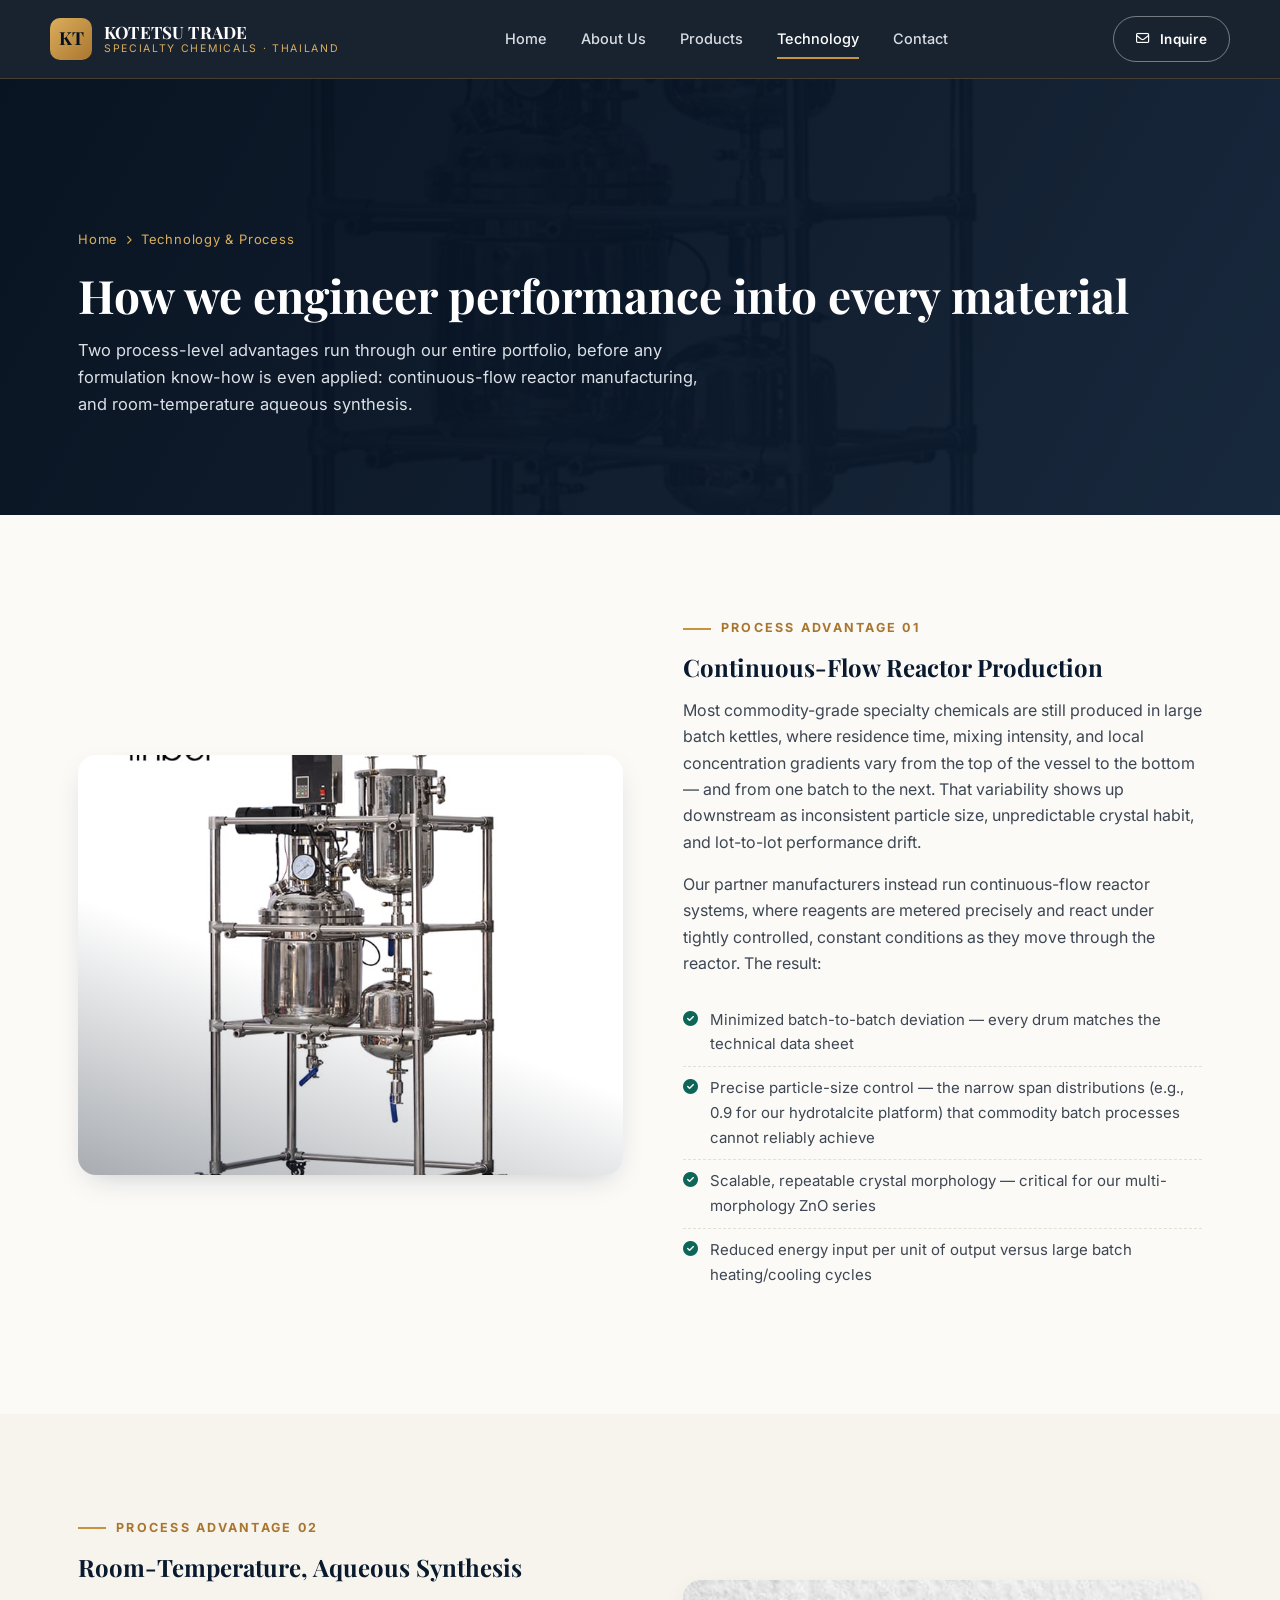
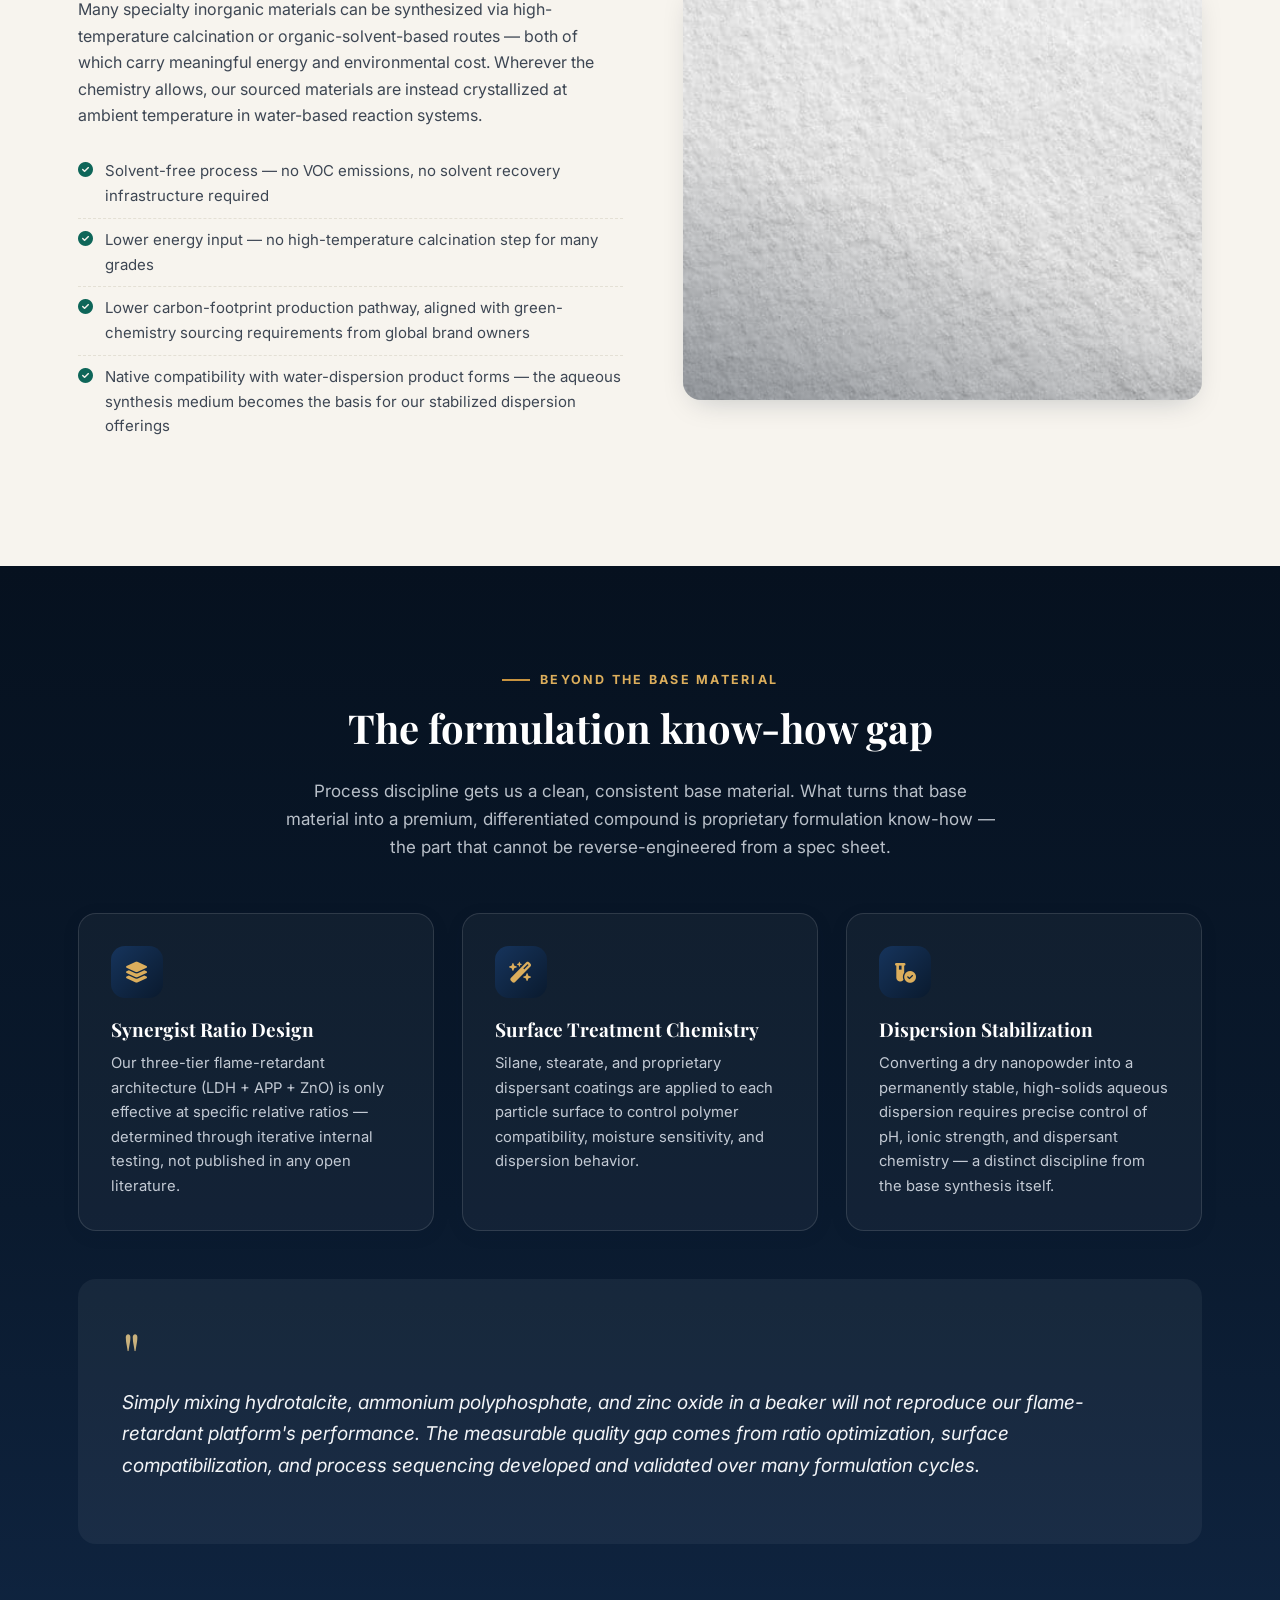
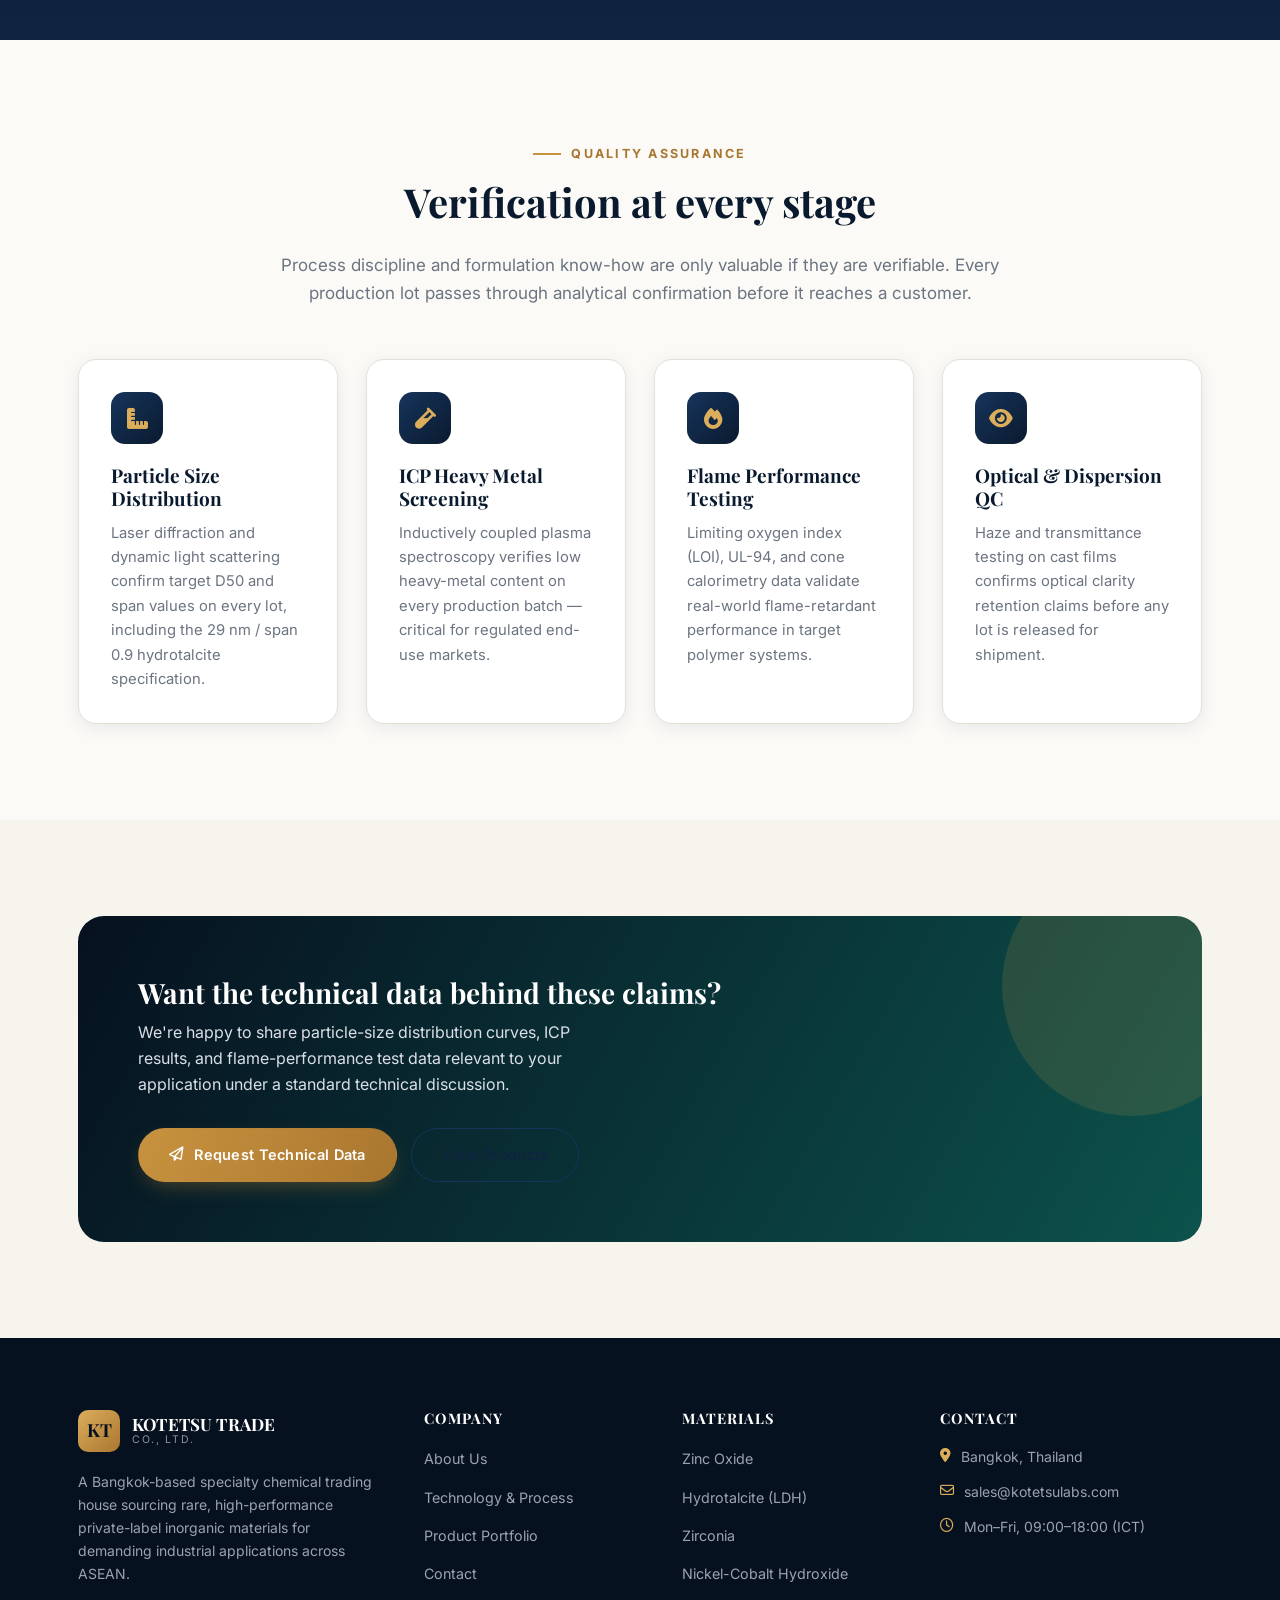
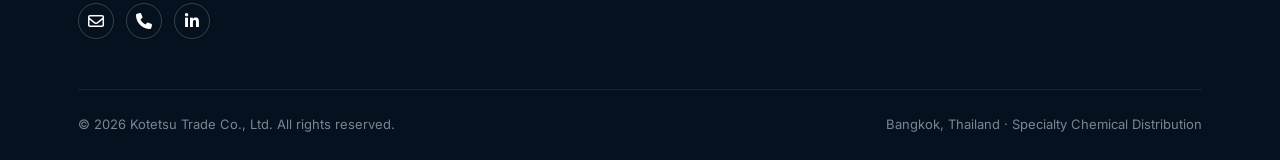
<file: technology.html>
<!DOCTYPE html>
<html lang="en">
<head>
<meta charset="UTF-8">
<meta name="viewport" content="width=device-width, initial-scale=1.0">
<title>Technology &amp; Process | Kotetsu Trade Co., Ltd.</title>
<meta name="description" content="Discover Kotetsu Trade's manufacturing philosophy: continuous-flow reactor production, room-temperature aqueous synthesis, and proprietary formulation know-how behind our private-label specialty chemicals.">
<link rel="icon" href="data:image/svg+xml,<svg xmlns=%22http://www.w3.org/2000/svg%22 viewBox=%220 0 100 100%22><text y=%22.9em%22 font-size=%2290%22>⚗️</text></svg>">
<link rel="preconnect" href="https://fonts.googleapis.com">
<link href="https://fonts.googleapis.com/css2?family=Playfair+Display:wght@600;700&family=Inter:wght@400;500;600;700;800&family=Noto+Sans+Thai:wght@400;600&display=swap" rel="stylesheet">
<link rel="stylesheet" href="https://cdn.jsdelivr.net/npm/@fortawesome/fontawesome-free@6.4.0/css/all.min.css">
<link rel="stylesheet" href="css/style.css">
</head>
<body>

<header class="site-header">
  <div class="container nav">
    <a href="index.html" class="brand">
      <span class="brand-mark">KT</span>
      <span class="brand-text">
        <div class="name">KOTETSU TRADE</div>
        <div class="tag">Specialty Chemicals · Thailand</div>
      </span>
    </a>
    <nav class="nav-links" id="nav-links">
      <a href="index.html">Home</a>
      <a href="about.html">About Us</a>
      <a href="products.html">Products</a>
      <a href="technology.html" class="active">Technology</a>
      <a href="contact.html">Contact</a>
    </nav>
    <div class="nav-cta">
      <a href="contact.html" class="btn btn-outline"><i class="fa-regular fa-envelope"></i> Inquire</a>
      <button class="nav-toggle" id="nav-toggle" aria-label="Toggle navigation">
        <span></span><span></span><span></span>
      </button>
    </div>
  </div>
</header>

<section class="page-hero">
  <div class="page-hero-bg" style="background-image:url('images/reactor.jpg');"></div>
  <div class="page-hero-overlay"></div>
  <div class="container">
    <div class="crumb"><a href="index.html">Home</a> <i class="fa-solid fa-chevron-right" style="font-size:9px;"></i> Technology &amp; Process</div>
    <h1>How we engineer performance into every material</h1>
    <p class="lead">Two process-level advantages run through our entire portfolio, before any formulation know-how is even applied: continuous-flow reactor manufacturing, and room-temperature aqueous synthesis.</p>
  </div>
</section>

<section class="section section--paper">
  <div class="container">
    <div class="feature-row">
      <div class="feature-media reveal">
        <img src="images/reactor.jpg" alt="Continuous-flow chemical reactor system">
      </div>
      <div class="feature-text reveal">
        <div class="eyebrow">Process Advantage 01</div>
        <h2>Continuous-Flow Reactor Production</h2>
        <p>Most commodity-grade specialty chemicals are still produced in large batch kettles, where residence time, mixing intensity, and local concentration gradients vary from the top of the vessel to the bottom — and from one batch to the next. That variability shows up downstream as inconsistent particle size, unpredictable crystal habit, and lot-to-lot performance drift.</p>
        <p>Our partner manufacturers instead run continuous-flow reactor systems, where reagents are metered precisely and react under tightly controlled, constant conditions as they move through the reactor. The result:</p>
        <ul class="check-list">
          <li><i class="fa-solid fa-circle-check"></i> Minimized batch-to-batch deviation — every drum matches the technical data sheet</li>
          <li><i class="fa-solid fa-circle-check"></i> Precise particle-size control — the narrow span distributions (e.g., 0.9 for our hydrotalcite platform) that commodity batch processes cannot reliably achieve</li>
          <li><i class="fa-solid fa-circle-check"></i> Scalable, repeatable crystal morphology — critical for our multi-morphology ZnO series</li>
          <li><i class="fa-solid fa-circle-check"></i> Reduced energy input per unit of output versus large batch heating/cooling cycles</li>
        </ul>
      </div>
    </div>
  </div>
</section>

<section class="section section--ivory">
  <div class="container">
    <div class="feature-row reverse">
      <div class="feature-media reveal">
        <img src="images/powder-macro.jpg" alt="Aqueous crystallization process">
      </div>
      <div class="feature-text reveal">
        <div class="eyebrow">Process Advantage 02</div>
        <h2>Room-Temperature, Aqueous Synthesis</h2>
        <p>Many specialty inorganic materials can be synthesized via high-temperature calcination or organic-solvent-based routes — both of which carry meaningful energy and environmental cost. Wherever the chemistry allows, our sourced materials are instead crystallized at ambient temperature in water-based reaction systems.</p>
        <ul class="check-list">
          <li><i class="fa-solid fa-circle-check"></i> Solvent-free process — no VOC emissions, no solvent recovery infrastructure required</li>
          <li><i class="fa-solid fa-circle-check"></i> Lower energy input — no high-temperature calcination step for many grades</li>
          <li><i class="fa-solid fa-circle-check"></i> Lower carbon-footprint production pathway, aligned with green-chemistry sourcing requirements from global brand owners</li>
          <li><i class="fa-solid fa-circle-check"></i> Native compatibility with water-dispersion product forms — the aqueous synthesis medium becomes the basis for our stabilized dispersion offerings</li>
        </ul>
      </div>
    </div>
  </div>
</section>

<section class="section section--dark">
  <div class="container">
    <div class="section-head center">
      <div class="eyebrow">Beyond the Base Material</div>
      <h2>The formulation know-how gap</h2>
      <p class="lead">Process discipline gets us a clean, consistent base material. What turns that base material into a premium, differentiated compound is proprietary formulation know-how — the part that cannot be reverse-engineered from a spec sheet.</p>
    </div>
    <div class="grid grid-3">
      <div class="card reveal" style="background:rgba(255,255,255,.04); border-color:rgba(255,255,255,.12);">
        <div class="icon-badge"><i class="fa-solid fa-layer-group"></i></div>
        <h3 style="color:#fff;">Synergist Ratio Design</h3>
        <p style="color:#c3cad4;">Our three-tier flame-retardant architecture (LDH + APP + ZnO) is only effective at specific relative ratios — determined through iterative internal testing, not published in any open literature.</p>
      </div>
      <div class="card reveal" style="background:rgba(255,255,255,.04); border-color:rgba(255,255,255,.12);">
        <div class="icon-badge"><i class="fa-solid fa-wand-magic-sparkles"></i></div>
        <h3 style="color:#fff;">Surface Treatment Chemistry</h3>
        <p style="color:#c3cad4;">Silane, stearate, and proprietary dispersant coatings are applied to each particle surface to control polymer compatibility, moisture sensitivity, and dispersion behavior.</p>
      </div>
      <div class="card reveal" style="background:rgba(255,255,255,.04); border-color:rgba(255,255,255,.12);">
        <div class="icon-badge"><i class="fa-solid fa-vial-circle-check"></i></div>
        <h3 style="color:#fff;">Dispersion Stabilization</h3>
        <p style="color:#c3cad4;">Converting a dry nanopowder into a permanently stable, high-solids aqueous dispersion requires precise control of pH, ionic strength, and dispersant chemistry — a distinct discipline from the base synthesis itself.</p>
      </div>
    </div>
    <div class="quote-block" style="background:rgba(255,255,255,.05); margin-top:48px;">
      <div class="quote-mark">"</div>
      <p class="quote-text">Simply mixing hydrotalcite, ammonium polyphosphate, and zinc oxide in a beaker will not reproduce our flame-retardant platform's performance. The measurable quality gap comes from ratio optimization, surface compatibilization, and process sequencing developed and validated over many formulation cycles.</p>
    </div>
  </div>
</section>

<section class="section section--paper">
  <div class="container">
    <div class="section-head center">
      <div class="eyebrow">Quality Assurance</div>
      <h2>Verification at every stage</h2>
      <p class="lead">Process discipline and formulation know-how are only valuable if they are verifiable. Every production lot passes through analytical confirmation before it reaches a customer.</p>
    </div>
    <div class="grid grid-4">
      <div class="card reveal">
        <div class="icon-badge"><i class="fa-solid fa-ruler-combined"></i></div>
        <h3>Particle Size Distribution</h3>
        <p>Laser diffraction and dynamic light scattering confirm target D50 and span values on every lot, including the 29 nm / span 0.9 hydrotalcite specification.</p>
      </div>
      <div class="card reveal">
        <div class="icon-badge"><i class="fa-solid fa-vial"></i></div>
        <h3>ICP Heavy Metal Screening</h3>
        <p>Inductively coupled plasma spectroscopy verifies low heavy-metal content on every production batch — critical for regulated end-use markets.</p>
      </div>
      <div class="card reveal">
        <div class="icon-badge"><i class="fa-solid fa-fire"></i></div>
        <h3>Flame Performance Testing</h3>
        <p>Limiting oxygen index (LOI), UL-94, and cone calorimetry data validate real-world flame-retardant performance in target polymer systems.</p>
      </div>
      <div class="card reveal">
        <div class="icon-badge"><i class="fa-solid fa-eye"></i></div>
        <h3>Optical &amp; Dispersion QC</h3>
        <p>Haze and transmittance testing on cast films confirms optical clarity retention claims before any lot is released for shipment.</p>
      </div>
    </div>
  </div>
</section>

<section class="section section--ivory">
  <div class="container">
    <div class="cta-banner">
      <div>
        <h2>Want the technical data behind these claims?</h2>
        <p>We're happy to share particle-size distribution curves, ICP results, and flame-performance test data relevant to your application under a standard technical discussion.</p>
      </div>
      <div class="cta-actions">
        <a href="contact.html" class="btn btn-primary"><i class="fa-regular fa-paper-plane"></i> Request Technical Data</a>
        <a href="products.html" class="btn btn-outline-navy">View Products</a>
      </div>
    </div>
  </div>
</section>

<footer class="site-footer">
  <div class="container">
    <div class="footer-grid">
      <div class="footer-brand">
        <a href="index.html" class="brand">
          <span class="brand-mark">KT</span>
          <span class="brand-text"><div class="name">KOTETSU TRADE</div><div class="tag" style="color:#8b93a1;">Co., Ltd.</div></span>
        </a>
        <p class="footer-about">A Bangkok-based specialty chemical trading house sourcing rare, high-performance private-label inorganic materials for demanding industrial applications across ASEAN.</p>
        <div class="footer-social">
          <a href="mailto:sales@kotetsulabs.com" aria-label="Email"><i class="fa-regular fa-envelope"></i></a>
          <a href="contact.html" aria-label="Contact"><i class="fa-solid fa-phone"></i></a>
          <a href="#" aria-label="LinkedIn"><i class="fa-brands fa-linkedin-in"></i></a>
        </div>
      </div>
      <div class="footer-col">
        <h4>Company</h4>
        <ul>
          <li><a href="about.html">About Us</a></li>
          <li><a href="technology.html">Technology &amp; Process</a></li>
          <li><a href="products.html">Product Portfolio</a></li>
          <li><a href="contact.html">Contact</a></li>
        </ul>
      </div>
      <div class="footer-col">
        <h4>Materials</h4>
        <ul>
          <li><a href="products.html#zinc-oxide">Zinc Oxide</a></li>
          <li><a href="products.html#hydrotalcite">Hydrotalcite (LDH)</a></li>
          <li><a href="products.html#zirconia">Zirconia</a></li>
          <li><a href="products.html#nico-hydroxide">Nickel-Cobalt Hydroxide</a></li>
        </ul>
      </div>
      <div class="footer-col">
        <h4>Contact</h4>
        <ul class="footer-contact">
          <li><i class="fa-solid fa-location-dot"></i> Bangkok, Thailand</li>
          <li><i class="fa-regular fa-envelope"></i> sales@kotetsulabs.com</li>
          <li><i class="fa-regular fa-clock"></i> Mon–Fri, 09:00–18:00 (ICT)</li>
        </ul>
      </div>
    </div>
    <div class="footer-bottom">
      <div>© <span class="current-year">2026</span> Kotetsu Trade Co., Ltd. All rights reserved.</div>
      <div>Bangkok, Thailand · Specialty Chemical Distribution</div>
    </div>
  </div>
</footer>

<button class="back-to-top" aria-label="Back to top"><i class="fa-solid fa-arrow-up"></i></button>

<script src="js/main.js"></script>
</body>
</html>
</file>
<file: css/style.css>
/* =========================================================
   Kotetsu Trade Co., Ltd. — Master Stylesheet
   Premium Specialty Chemical Distributor — Thailand
   ========================================================= */

:root {
  --color-navy-950: #06111f;
  --color-navy-900: #0a1a2e;
  --color-navy-800: #0f2440;
  --color-navy-700: #16345c;
  --color-navy-600: #1d4373;
  --color-navy-500: #285690;
  --color-gold-600: #a9762f;
  --color-gold-500: #c8933f;
  --color-gold-400: #dcae5c;
  --color-gold-300: #e8c988;
  --color-ivory: #f7f4ee;
  --color-ivory-dark: #eee8dc;
  --color-paper: #fbfaf7;
  --color-slate-700: #3d4653;
  --color-slate-500: #6b7480;
  --color-slate-300: #b9c0c9;
  --color-line: #e4e0d5;
  --color-jade: #0e6659;
  --color-jade-light: #12806f;
  --shadow-soft: 0 10px 30px -12px rgba(10, 26, 46, 0.25);
  --shadow-card: 0 4px 18px rgba(10, 26, 46, 0.08);
  --radius-md: 10px;
  --radius-lg: 18px;
  --ff-head: 'Playfair Display', 'Noto Serif Thai', serif;
  --ff-body: 'Inter', 'Noto Sans Thai', sans-serif;
  --container-w: 1180px;
}

* { box-sizing: border-box; }
html { scroll-behavior: smooth; }

body {
  margin: 0;
  font-family: var(--ff-body);
  color: var(--color-slate-700);
  background: var(--color-paper);
  line-height: 1.65;
  -webkit-font-smoothing: antialiased;
}

img { max-width: 100%; display: block; }

a { color: inherit; text-decoration: none; }

h1, h2, h3, h4 {
  font-family: var(--ff-head);
  color: var(--color-navy-900);
  line-height: 1.22;
  margin: 0 0 .6em;
  font-weight: 700;
}

p { margin: 0 0 1em; }

.container {
  max-width: var(--container-w);
  margin: 0 auto;
  padding: 0 28px;
}

.section { padding: 96px 0; }
.section--tight { padding: 64px 0; }
.section--dark {
  background: linear-gradient(180deg, var(--color-navy-950), var(--color-navy-900) 60%, var(--color-navy-800));
  color: var(--color-slate-300);
}
.section--dark h2, .section--dark h3 { color: #fff; }
.section--dark p { color: var(--color-slate-300); }
.section--ivory { background: var(--color-ivory); }
.section--paper { background: var(--color-paper); }

.eyebrow {
  display: inline-flex;
  align-items: center;
  gap: 10px;
  font-size: 12.5px;
  letter-spacing: .18em;
  text-transform: uppercase;
  color: var(--color-gold-600);
  font-weight: 700;
  margin-bottom: 14px;
}
.eyebrow::before {
  content: '';
  width: 28px;
  height: 2px;
  background: var(--color-gold-500);
  display: inline-block;
}
.section--dark .eyebrow { color: var(--color-gold-400); }

.section-head { max-width: 720px; margin-bottom: 52px; }
.section-head.center { margin-left: auto; margin-right: auto; text-align: center; }
.section-head h2 { font-size: clamp(28px, 3.2vw, 40px); }
.section-head .lead { font-size: 17px; color: var(--color-slate-500); }
.section--dark .section-head .lead { color: var(--color-slate-300); }

/* ---------------- Buttons ---------------- */
.btn {
  display: inline-flex;
  align-items: center;
  gap: 10px;
  padding: 14px 30px;
  border-radius: 999px;
  font-weight: 600;
  font-size: 14.5px;
  letter-spacing: .02em;
  border: 1.5px solid transparent;
  cursor: pointer;
  transition: all .25s ease;
  white-space: nowrap;
}
.btn-primary {
  background: linear-gradient(120deg, var(--color-gold-500), var(--color-gold-600));
  color: #fff;
  box-shadow: 0 8px 22px -8px rgba(169, 118, 47, .55);
}
.btn-primary:hover { transform: translateY(-2px); box-shadow: 0 12px 26px -8px rgba(169, 118, 47, .65); }
.btn-outline {
  background: transparent;
  border-color: rgba(255,255,255,.4);
  color: #fff;
}
.btn-outline:hover { background: rgba(255,255,255,.1); border-color: #fff; }
.btn-outline-navy {
  background: transparent;
  border-color: var(--color-navy-700);
  color: var(--color-navy-800);
}
.btn-outline-navy:hover { background: var(--color-navy-800); color: #fff; }
.btn-block { width: 100%; justify-content: center; }

/* ---------------- Header / Nav ---------------- */
.site-header {
  position: sticky;
  top: 0;
  z-index: 999;
  background: rgba(6, 17, 31, 0.92);
  backdrop-filter: blur(10px);
  border-bottom: 1px solid rgba(200, 147, 63, 0.25);
}
.nav {
  display: flex;
  align-items: center;
  justify-content: space-between;
  padding: 16px 0;
}
.brand {
  display: flex;
  align-items: center;
  gap: 12px;
  color: #fff;
}
.brand-mark {
  width: 42px;
  height: 42px;
  border-radius: 10px;
  background: linear-gradient(135deg, var(--color-gold-400), var(--color-gold-600));
  display: flex;
  align-items: center;
  justify-content: center;
  font-family: var(--ff-head);
  font-weight: 700;
  color: var(--color-navy-950);
  font-size: 18px;
  flex-shrink: 0;
}
.brand-text { line-height: 1.15; }
.brand-text .name { font-family: var(--ff-head); font-size: 17px; font-weight: 700; letter-spacing: .01em; }
.brand-text .tag { font-size: 10.5px; letter-spacing: .16em; text-transform: uppercase; color: var(--color-gold-400); }

.nav-links {
  display: flex;
  align-items: center;
  gap: 34px;
}
.nav-links a {
  color: #d8dce3;
  font-size: 14.5px;
  font-weight: 500;
  position: relative;
  padding: 6px 0;
  transition: color .2s ease;
}
.nav-links a:hover, .nav-links a.active { color: #fff; }
.nav-links a.active::after {
  content: '';
  position: absolute;
  left: 0; right: 0; bottom: -2px;
  height: 2px;
  background: var(--color-gold-500);
}
.nav-cta { display: flex; align-items: center; gap: 18px; }
.nav-cta .btn { padding: 11px 22px; font-size: 13.5px; }

.nav-toggle {
  display: none;
  flex-direction: column;
  gap: 5px;
  background: none;
  border: none;
  cursor: pointer;
  padding: 6px;
}
.nav-toggle span { width: 24px; height: 2px; background: #fff; display: block; border-radius: 2px; }

/* ---------------- Hero ---------------- */
.hero {
  position: relative;
  min-height: 92vh;
  display: flex;
  align-items: center;
  color: #fff;
  overflow: hidden;
  background: var(--color-navy-950);
}
.hero-bg {
  position: absolute; inset: 0;
  background-size: cover;
  background-position: center;
  opacity: .38;
}
.hero-overlay {
  position: absolute; inset: 0;
  background: linear-gradient(115deg, rgba(6,17,31,.97) 20%, rgba(10,26,46,.82) 55%, rgba(15,36,64,.55));
}
.hero-pattern {
  position: absolute;
  right: -8%;
  top: -12%;
  width: 620px;
  height: 620px;
  background: radial-gradient(circle, rgba(200,147,63,.18), transparent 70%);
  pointer-events: none;
}
.hero-content { position: relative; z-index: 2; max-width: 720px; }
.hero-content .eyebrow { color: var(--color-gold-400); }
.hero-content h1 {
  color: #fff;
  font-size: clamp(34px, 5vw, 58px);
  margin-bottom: .4em;
}
.hero-content h1 em {
  font-style: normal;
  background: linear-gradient(120deg, var(--color-gold-300), var(--color-gold-500));
  -webkit-background-clip: text;
  background-clip: text;
  color: transparent;
}
.hero-content .lead {
  font-size: 18px;
  color: #dfe4ea;
  max-width: 620px;
}
.hero-actions { display: flex; gap: 16px; margin-top: 34px; flex-wrap: wrap; }
.hero-stats {
  display: grid;
  grid-template-columns: repeat(3, 1fr);
  gap: 24px;
  margin-top: 64px;
  max-width: 620px;
}
.hero-stat .num { font-family: var(--ff-head); font-size: 30px; color: var(--color-gold-300); font-weight: 700; }
.hero-stat .label { font-size: 12.5px; color: #b9c2cf; letter-spacing: .04em; margin-top: 4px; }

/* ---------------- Breadcrumb / page hero (inner pages) ---------------- */
.page-hero {
  position: relative;
  padding: 150px 0 80px;
  color: #fff;
  background: linear-gradient(120deg, var(--color-navy-950), var(--color-navy-800));
  overflow: hidden;
}
.page-hero-bg {
  position: absolute; inset: 0;
  background-size: cover;
  background-position: center;
  opacity: .22;
}
.page-hero-overlay { position: absolute; inset: 0; background: linear-gradient(120deg, rgba(6,17,31,.94), rgba(10,26,46,.75)); }
.page-hero .container { position: relative; z-index: 2; }
.page-hero h1 { color: #fff; font-size: clamp(30px, 4vw, 46px); margin-bottom: .3em; }
.page-hero .lead { max-width: 640px; font-size: 16.5px; color: #dbe0e7; }
.crumb {
  font-size: 13px;
  color: var(--color-gold-400);
  letter-spacing: .06em;
  margin-bottom: 16px;
  display: flex;
  gap: 8px;
  align-items: center;
}
.crumb a { color: var(--color-gold-400); }
.crumb a:hover { text-decoration: underline; }

/* ---------------- Cards / Grids ---------------- */
.grid { display: grid; gap: 28px; }
.grid-2 { grid-template-columns: repeat(2, 1fr); }
.grid-3 { grid-template-columns: repeat(3, 1fr); }
.grid-4 { grid-template-columns: repeat(4, 1fr); }

.card {
  background: #fff;
  border: 1px solid var(--color-line);
  border-radius: var(--radius-lg);
  padding: 32px;
  box-shadow: var(--shadow-card);
  transition: transform .25s ease, box-shadow .25s ease;
}
.card:hover { transform: translateY(-4px); box-shadow: var(--shadow-soft); }
.card .icon-badge {
  width: 52px; height: 52px;
  border-radius: 14px;
  display: flex; align-items: center; justify-content: center;
  background: linear-gradient(135deg, var(--color-navy-700), var(--color-navy-900));
  color: var(--color-gold-400);
  font-size: 21px;
  margin-bottom: 20px;
}
.card h3 { font-size: 19px; margin-bottom: 10px; }
.card p { color: var(--color-slate-500); font-size: 14.8px; margin-bottom: 0; }

.badge {
  display: inline-flex;
  align-items: center;
  gap: 6px;
  font-size: 11.5px;
  font-weight: 700;
  letter-spacing: .04em;
  text-transform: uppercase;
  padding: 5px 12px;
  border-radius: 999px;
  background: rgba(200, 147, 63, .12);
  color: var(--color-gold-600);
  border: 1px solid rgba(200, 147, 63, .3);
}
.badge.badge-jade { background: rgba(14,102,89,.1); color: var(--color-jade); border-color: rgba(14,102,89,.25); }
.badge.badge-navy { background: rgba(22,52,92,.08); color: var(--color-navy-700); border-color: rgba(22,52,92,.2); }
.badge-row { display: flex; flex-wrap: wrap; gap: 8px; margin: 14px 0; }

/* ---------------- Advantage strip ---------------- */
.advantage-strip {
  background: var(--color-navy-900);
  color: #fff;
  padding: 20px 0;
}
.advantage-strip .container { display: flex; flex-wrap: wrap; gap: 28px; justify-content: space-between; align-items: center; }
.advantage-strip .item { display: flex; align-items: center; gap: 10px; font-size: 13.5px; color: #dfe4ea; }
.advantage-strip .item i { color: var(--color-gold-400); }

/* ---------------- Feature rows (image + text) ---------------- */
.feature-row {
  display: grid;
  grid-template-columns: 1.05fr 1fr;
  gap: 60px;
  align-items: center;
}
.feature-row.reverse .feature-media { order: 2; }
.feature-row.reverse .feature-text { order: 1; }
.feature-media {
  border-radius: var(--radius-lg);
  overflow: hidden;
  box-shadow: var(--shadow-soft);
  position: relative;
}
.feature-media img { width: 100%; height: 420px; object-fit: cover; }
.feature-media::after {
  content: '';
  position: absolute; inset: 0;
  background: linear-gradient(200deg, rgba(6,17,31,0) 55%, rgba(6,17,31,.35));
}
.feature-text .check-list { margin: 22px 0; padding: 0; list-style: none; }
.feature-text .check-list li {
  display: flex;
  gap: 12px;
  padding: 9px 0;
  font-size: 15px;
  color: var(--color-slate-700);
  border-bottom: 1px dashed var(--color-line);
}
.feature-text .check-list li:last-child { border-bottom: none; }
.feature-text .check-list li i { color: var(--color-jade); margin-top: 3px; }

/* ---------------- Process steps ---------------- */
.process-grid {
  display: grid;
  grid-template-columns: repeat(4, 1fr);
  gap: 22px;
  counter-reset: step;
}
.process-step {
  position: relative;
  background: #fff;
  border: 1px solid var(--color-line);
  border-radius: var(--radius-lg);
  padding: 30px 24px;
}
.process-step .step-num {
  font-family: var(--ff-head);
  font-size: 34px;
  color: var(--color-gold-500);
  font-weight: 700;
  margin-bottom: 12px;
}
.process-step h4 { font-size: 16.5px; margin-bottom: 8px; }
.process-step p { font-size: 13.8px; color: var(--color-slate-500); margin: 0; }

/* ---------------- Filter bar ---------------- */
.filter-bar { display: flex; flex-wrap: wrap; gap: 10px; margin-bottom: 40px; }
.filter-bar button {
  padding: 10px 20px;
  border-radius: 999px;
  border: 1.5px solid var(--color-line);
  background: #fff;
  color: var(--color-slate-700);
  font-size: 13.8px;
  font-weight: 600;
  cursor: pointer;
  transition: all .2s ease;
}
.filter-bar button:hover { border-color: var(--color-gold-500); color: var(--color-gold-600); }
.filter-bar button.active-filter {
  background: var(--color-navy-900);
  border-color: var(--color-navy-900);
  color: #fff;
}

/* ---------------- Product cards ---------------- */
.product-card {
  background: #fff;
  border: 1px solid var(--color-line);
  border-radius: var(--radius-lg);
  overflow: hidden;
  box-shadow: var(--shadow-card);
  display: flex;
  flex-direction: column;
}
.product-card .pc-media {
  height: 210px;
  position: relative;
  overflow: hidden;
}
.product-card .pc-media img { width: 100%; height: 100%; object-fit: cover; transition: transform .5s ease; }
.product-card:hover .pc-media img { transform: scale(1.06); }
.product-card .pc-media .pc-tag {
  position: absolute; top: 16px; left: 16px;
  background: rgba(6,17,31,.85);
  color: var(--color-gold-300);
  font-size: 11px; letter-spacing: .08em; text-transform: uppercase;
  padding: 6px 12px; border-radius: 999px; font-weight: 700;
}
.product-card .pc-body { padding: 26px 26px 30px; flex: 1; display: flex; flex-direction: column; }
.product-card h3 { font-size: 21px; margin-bottom: 4px; }
.product-card .pc-cas { font-size: 12.5px; color: var(--color-slate-500); font-family: 'Courier New', monospace; margin-bottom: 14px; }
.product-card .pc-desc { font-size: 14.6px; color: var(--color-slate-500); margin-bottom: 18px; }
.product-card .pc-block-title {
  font-size: 11.5px; text-transform: uppercase; letter-spacing: .1em;
  color: var(--color-gold-600); font-weight: 700; margin: 16px 0 8px;
}
.product-card .pc-tags { display: flex; flex-wrap: wrap; gap: 7px; margin-bottom: 6px; }
.product-card .pc-tags span {
  font-size: 12.5px; background: var(--color-ivory-dark); color: var(--color-navy-700);
  padding: 5px 11px; border-radius: 8px;
}
.product-card .pc-footer { margin-top: auto; padding-top: 20px; border-top: 1px solid var(--color-line); display: flex; justify-content: space-between; align-items: center; }
.product-card .pc-link { color: var(--color-navy-800); font-weight: 700; font-size: 14px; display: flex; align-items: center; gap: 6px; }
.product-card .pc-link i { transition: transform .2s ease; }
.product-card .pc-link:hover i { transform: translateX(4px); }

/* Morphology mini table */
.morph-grid {
  display: grid;
  grid-template-columns: repeat(4, 1fr);
  gap: 12px;
  margin: 18px 0 6px;
}
.morph-item {
  text-align: center;
  background: var(--color-ivory);
  border: 1px solid var(--color-line);
  border-radius: 12px;
  padding: 14px 8px;
}
.morph-item .m-icon { font-size: 22px; color: var(--color-navy-700); margin-bottom: 8px; }
.morph-item .m-name { font-size: 12.8px; font-weight: 700; color: var(--color-navy-900); }
.morph-item .m-sub { font-size: 10.8px; color: var(--color-slate-500); }

/* Spec table */
.spec-table {
  width: 100%;
  border-collapse: collapse;
  margin: 20px 0;
  font-size: 14.3px;
}
.spec-table th, .spec-table td {
  text-align: left;
  padding: 12px 16px;
  border-bottom: 1px solid var(--color-line);
}
.spec-table th {
  background: var(--color-navy-900);
  color: #fff;
  font-weight: 600;
  font-size: 12.5px;
  text-transform: uppercase;
  letter-spacing: .04em;
}
.spec-table tr:nth-child(even) td { background: var(--color-ivory); }

/* Deep-dive material section */
.material-section {
  border: 1px solid var(--color-line);
  border-radius: 22px;
  overflow: hidden;
  background: #fff;
  box-shadow: var(--shadow-card);
  margin-bottom: 48px;
}
.material-head {
  background: linear-gradient(120deg, var(--color-navy-900), var(--color-navy-700));
  color: #fff;
  padding: 40px 44px;
  display: flex;
  justify-content: space-between;
  align-items: flex-end;
  gap: 24px;
  flex-wrap: wrap;
}
.material-head h2 { color: #fff; margin-bottom: 6px; }
.material-head .cas { font-family: 'Courier New', monospace; color: var(--color-gold-300); font-size: 13.5px; }
.material-body { padding: 44px; }
.material-body .two-col { display: grid; grid-template-columns: 1fr 1fr; gap: 44px; }

.highlight-box {
  background: var(--color-ivory);
  border-left: 4px solid var(--color-gold-500);
  border-radius: 10px;
  padding: 20px 24px;
  margin: 22px 0;
  font-size: 14.6px;
  color: var(--color-navy-800);
}
.highlight-box strong { color: var(--color-navy-900); }

.stat-strip { display: grid; grid-template-columns: repeat(4, 1fr); gap: 18px; margin: 26px 0; }
.stat-box {
  background: var(--color-navy-950);
  color: #fff;
  border-radius: 14px;
  padding: 20px 16px;
  text-align: center;
}
.stat-box .v { font-family: var(--ff-head); color: var(--color-gold-300); font-size: 22px; font-weight: 700; }
.stat-box .l { font-size: 11.3px; color: #c3cad4; margin-top: 6px; letter-spacing: .02em; }

.tier-flow { display: grid; grid-template-columns: repeat(3, 1fr); gap: 16px; margin: 22px 0; position: relative; }
.tier-flow .tier {
  background: #fff;
  border: 1.5px solid var(--color-navy-700);
  border-radius: 14px;
  padding: 20px;
  position: relative;
}
.tier-flow .tier .t-num {
  position: absolute; top: -12px; left: 20px;
  background: var(--color-gold-500); color: #fff;
  width: 26px; height: 26px; border-radius: 50%;
  display: flex; align-items: center; justify-content: center;
  font-size: 12.5px; font-weight: 700;
}
.tier-flow .tier h4 { font-size: 15px; margin-bottom: 6px; }
.tier-flow .tier p { font-size: 13.3px; color: var(--color-slate-500); margin: 0; }

/* ---------------- Testimonial / Quote block ---------------- */
.quote-block {
  background: var(--color-ivory);
  border-radius: var(--radius-lg);
  padding: 44px;
  position: relative;
}
.quote-block .quote-mark { font-family: var(--ff-head); font-size: 64px; color: var(--color-gold-400); line-height: 1; opacity: .6; }
.quote-block p.quote-text { font-size: 19px; color: var(--color-navy-900); font-style: italic; }
.section--dark .quote-block .quote-text { color: #f2f4f7; }
.section--dark .quote-block .quote-mark { color: var(--color-gold-300); opacity: .85; }

/* ---------------- Timeline (about page) ---------------- */
.timeline { position: relative; padding-left: 32px; border-left: 2px solid var(--color-line); }
.timeline-item { position: relative; padding-bottom: 40px; }
.timeline-item:last-child { padding-bottom: 0; }
.timeline-item::before {
  content: '';
  position: absolute; left: -39px; top: 3px;
  width: 14px; height: 14px; border-radius: 50%;
  background: var(--color-gold-500); border: 3px solid #fff;
  box-shadow: 0 0 0 2px var(--color-gold-500);
}
.timeline-item .t-year { color: var(--color-gold-600); font-weight: 700; font-size: 13.5px; letter-spacing: .05em; margin-bottom: 4px; }
.timeline-item h4 { font-size: 17px; margin-bottom: 6px; }
.timeline-item p { font-size: 14.5px; color: var(--color-slate-500); margin: 0; }

/* ---------------- Certification / value badges grid ---------------- */
.value-grid { display: grid; grid-template-columns: repeat(4, 1fr); gap: 22px; }
.value-item { text-align: center; padding: 28px 16px; }
.value-item .v-icon {
  width: 64px; height: 64px; margin: 0 auto 16px;
  border-radius: 50%;
  background: linear-gradient(135deg, var(--color-navy-700), var(--color-navy-900));
  color: var(--color-gold-400);
  display: flex; align-items: center; justify-content: center;
  font-size: 24px;
}
.value-item h4 { font-size: 15.5px; margin-bottom: 8px; }
.value-item p { font-size: 13.3px; color: var(--color-slate-500); margin: 0; }

/* ---------------- CTA banner ---------------- */
.cta-banner {
  background: linear-gradient(120deg, var(--color-navy-950), var(--color-jade) 130%);
  border-radius: 26px;
  padding: 60px;
  color: #fff;
  display: flex;
  justify-content: space-between;
  align-items: center;
  gap: 30px;
  flex-wrap: wrap;
  position: relative;
  overflow: hidden;
}
.cta-banner::before {
  content: '';
  position: absolute; right: -60px; top: -60px;
  width: 260px; height: 260px; border-radius: 50%;
  background: rgba(200,147,63,.16);
}
.cta-banner h2 { color: #fff; margin-bottom: 8px; font-size: 28px; }
.cta-banner p { color: #dbe0e7; margin: 0; max-width: 480px; }
.cta-actions { display: flex; gap: 14px; position: relative; z-index: 2; flex-wrap: wrap; }

/* ---------------- Footer ---------------- */
.site-footer {
  background: var(--color-navy-950);
  color: #b6bdc7;
  padding: 72px 0 0;
}
.footer-grid {
  display: grid;
  grid-template-columns: 1.4fr 1fr 1fr 1.2fr;
  gap: 40px;
  padding-bottom: 50px;
  border-bottom: 1px solid rgba(255,255,255,.08);
}
.footer-brand .brand-text .name { color: #fff; }
.footer-about { font-size: 14px; margin: 18px 0; color: #9aa3b0; max-width: 300px; }
.footer-social { display: flex; gap: 12px; }
.footer-social a {
  width: 36px; height: 36px; border-radius: 50%;
  border: 1px solid rgba(255,255,255,.2);
  display: flex; align-items: center; justify-content: center;
  color: #fff; transition: all .2s ease;
}
.footer-social a:hover { background: var(--color-gold-500); border-color: var(--color-gold-500); }
.footer-col h4 { color: #fff; font-size: 14.5px; text-transform: uppercase; letter-spacing: .07em; margin-bottom: 18px; }
.footer-col ul { list-style: none; padding: 0; margin: 0; }
.footer-col li { margin-bottom: 12px; }
.footer-col a { color: #9aa3b0; font-size: 14.3px; transition: color .2s ease; }
.footer-col a:hover { color: var(--color-gold-400); }
.footer-contact li { display: flex; gap: 10px; align-items: flex-start; font-size: 14px; color: #9aa3b0; }
.footer-contact i { color: var(--color-gold-400); margin-top: 3px; }
.footer-bottom {
  display: flex; justify-content: space-between; align-items: center;
  padding: 24px 0; font-size: 13px; color: #7c8492; flex-wrap: wrap; gap: 10px;
}
.footer-bottom a { color: #9aa3b0; }

/* ---------------- Forms ---------------- */
.form-grid { display: grid; grid-template-columns: 1fr 1fr; gap: 20px; }
.form-field { margin-bottom: 20px; }
.form-field.full { grid-column: 1 / -1; }
.form-field label {
  display: block; font-size: 13.5px; font-weight: 600;
  color: var(--color-navy-800); margin-bottom: 8px;
}
.form-field input, .form-field select, .form-field textarea {
  width: 100%;
  padding: 13px 16px;
  border: 1.5px solid var(--color-line);
  border-radius: 10px;
  font-family: var(--ff-body);
  font-size: 14.5px;
  background: #fff;
  color: var(--color-slate-700);
  transition: border-color .2s ease;
}
.form-field input:focus, .form-field select:focus, .form-field textarea:focus {
  outline: none;
  border-color: var(--color-navy-600);
}
.form-note { font-size: 12.8px; color: var(--color-slate-500); margin-top: -8px; margin-bottom: 20px; }
.form-success {
  display: none;
  background: rgba(14,102,89,.08);
  border: 1px solid rgba(14,102,89,.3);
  color: var(--color-jade);
  padding: 18px 22px;
  border-radius: 12px;
  margin-bottom: 22px;
  font-size: 14.5px;
}
.form-success.show { display: flex; align-items: center; gap: 10px; }

/* ---------------- Contact info cards ---------------- */
.contact-info-card {
  background: #fff;
  border: 1px solid var(--color-line);
  border-radius: var(--radius-lg);
  padding: 26px;
  display: flex;
  gap: 18px;
  align-items: flex-start;
  margin-bottom: 18px;
}
.contact-info-card .icon-badge { flex-shrink: 0; margin-bottom: 0; }
.contact-info-card h4 { font-size: 15.5px; margin-bottom: 6px; }
.contact-info-card p { font-size: 14.3px; margin: 0; color: var(--color-slate-500); }

/* ---------------- Reveal animation ---------------- */
.reveal { opacity: 0; transform: translateY(24px); transition: opacity .7s ease, transform .7s ease; }
.reveal.revealed { opacity: 1; transform: translateY(0); }

/* ---------------- Utility ---------------- */
.text-center { text-align: center; }
.mt-0 { margin-top: 0; }
.mb-0 { margin-bottom: 0; }
.gold-text { color: var(--color-gold-600); }
.divider {
  width: 60px; height: 3px;
  background: linear-gradient(90deg, var(--color-gold-500), var(--color-gold-300));
  border-radius: 2px;
  margin: 18px 0;
}
.divider.center { margin-left: auto; margin-right: auto; }
.pattern-strip {
  height: 6px;
  background: repeating-linear-gradient(90deg, var(--color-gold-500) 0 24px, var(--color-navy-800) 24px 48px);
  opacity: .8;
}
.back-to-top {
  position: fixed;
  bottom: 28px; right: 28px;
  width: 46px; height: 46px;
  border-radius: 50%;
  background: var(--color-gold-500);
  color: #fff;
  display: flex; align-items: center; justify-content: center;
  box-shadow: 0 8px 20px rgba(0,0,0,.25);
  opacity: 0;
  pointer-events: none;
  transform: translateY(10px);
  transition: all .3s ease;
  z-index: 900;
  border: none;
  cursor: pointer;
  font-size: 17px;
}
.back-to-top.show { opacity: 1; pointer-events: auto; transform: translateY(0); }

/* ---------------- Responsive ---------------- */
@media (max-width: 1024px) {
  .grid-4 { grid-template-columns: repeat(2, 1fr); }
  .grid-3 { grid-template-columns: repeat(2, 1fr); }
  .process-grid { grid-template-columns: repeat(2, 1fr); }
  .value-grid { grid-template-columns: repeat(2, 1fr); }
  .feature-row { grid-template-columns: 1fr; }
  .feature-row.reverse .feature-media, .feature-row.reverse .feature-text { order: unset; }
  .material-body .two-col { grid-template-columns: 1fr; }
  .footer-grid { grid-template-columns: 1fr 1fr; }
  .stat-strip { grid-template-columns: repeat(2, 1fr); }
  .tier-flow { grid-template-columns: 1fr; }
  .morph-grid { grid-template-columns: repeat(2, 1fr); }
}

@media (max-width: 860px) {
  .nav-links, .nav-cta .btn-outline { display: none; }
  .nav-toggle { display: flex; }
  .nav-links.open {
    display: flex;
    position: absolute;
    top: 74px; left: 0; right: 0;
    background: var(--color-navy-950);
    flex-direction: column;
    padding: 20px 28px 28px;
    gap: 18px;
    border-bottom: 1px solid rgba(200,147,63,.25);
  }
  .hero-stats { grid-template-columns: repeat(3, 1fr); gap: 14px; }
  .grid-2, .grid-3, .grid-4 { grid-template-columns: 1fr; }
  .form-grid { grid-template-columns: 1fr; }
  .cta-banner { flex-direction: column; text-align: center; padding: 40px 26px; }
  .cta-banner p { max-width: 100%; }
  .advantage-strip .container { justify-content: center; text-align: center; }
  .section { padding: 64px 0; }
  .material-body { padding: 28px; }
  .material-head { padding: 28px; }
}

@media (max-width: 600px) {
  .hero { min-height: auto; padding: 130px 0 70px; }
  .hero-stats { grid-template-columns: 1fr 1fr 1fr; }
  .hero-stat .num { font-size: 22px; }
  .container { padding: 0 20px; }
  .value-grid, .footer-grid, .morph-grid, .stat-strip { grid-template-columns: 1fr 1fr; }
  .page-hero { padding: 120px 0 60px; }
}
</file>
